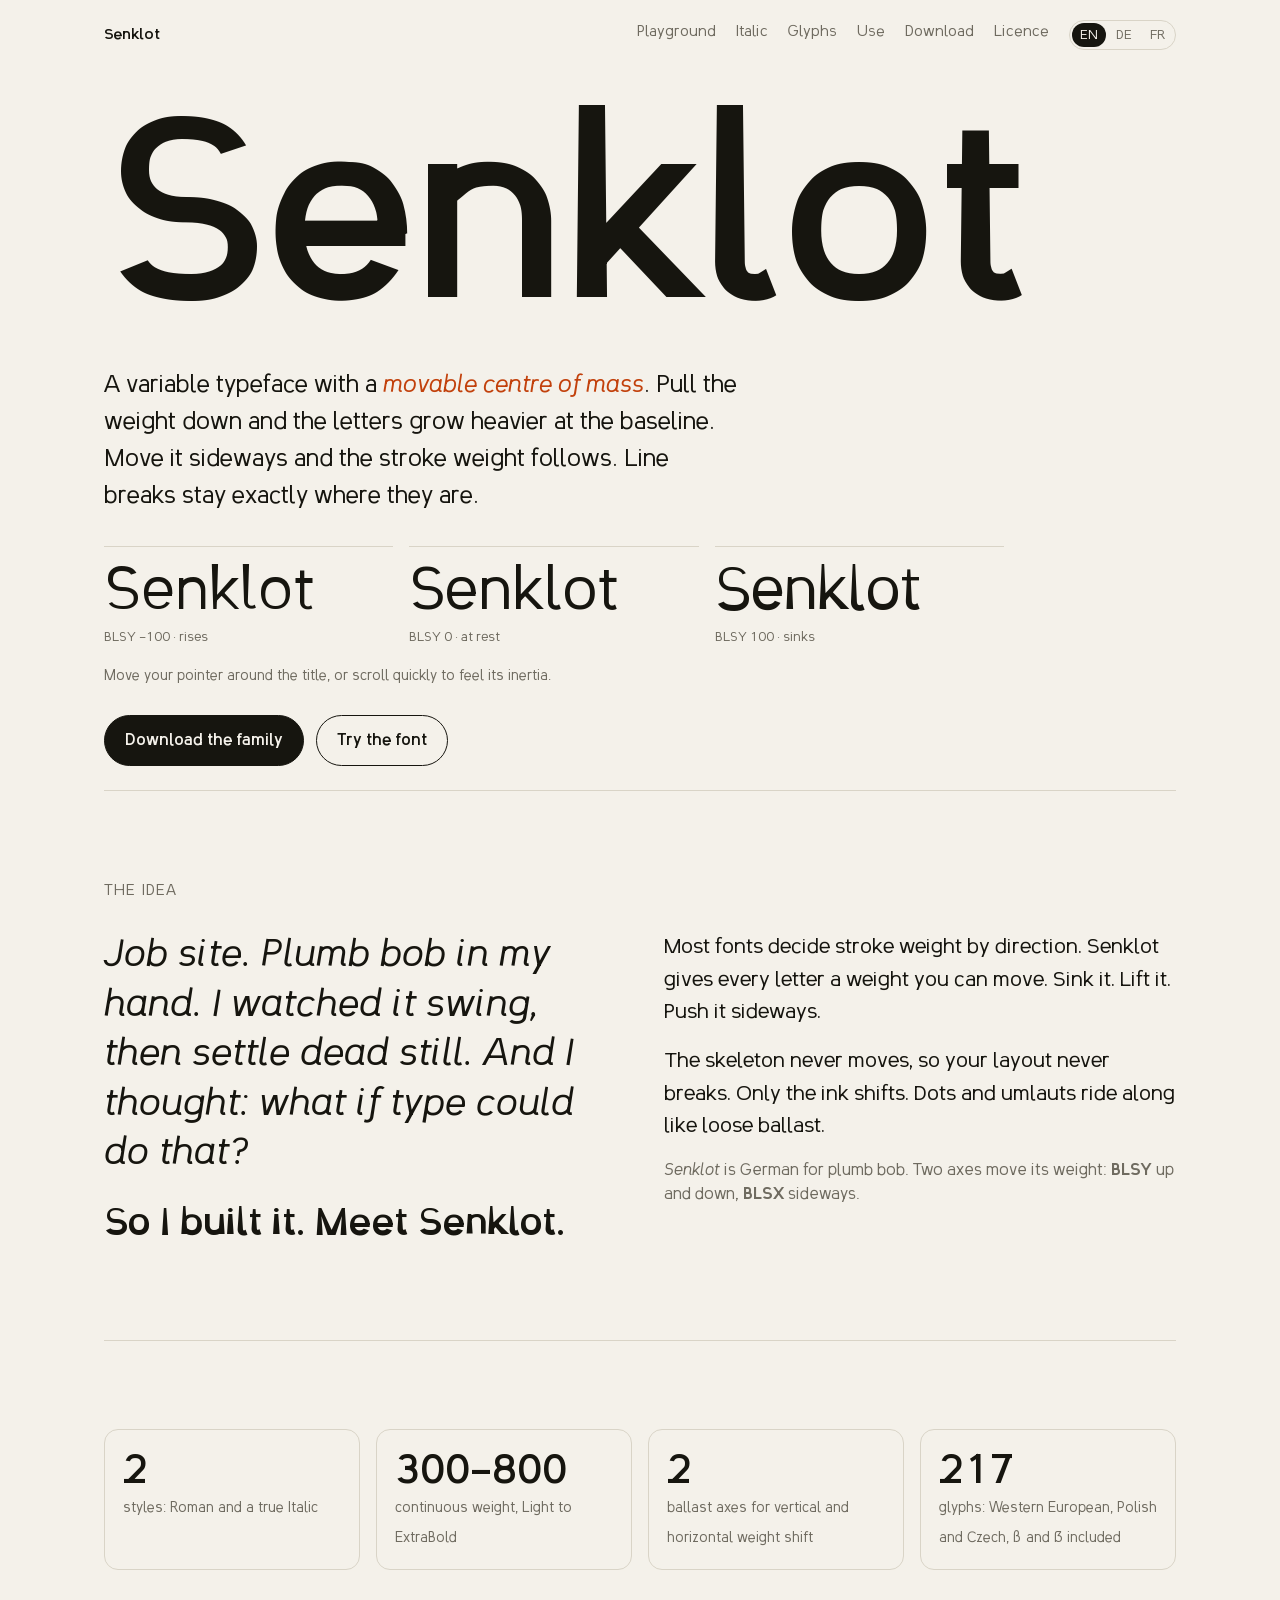
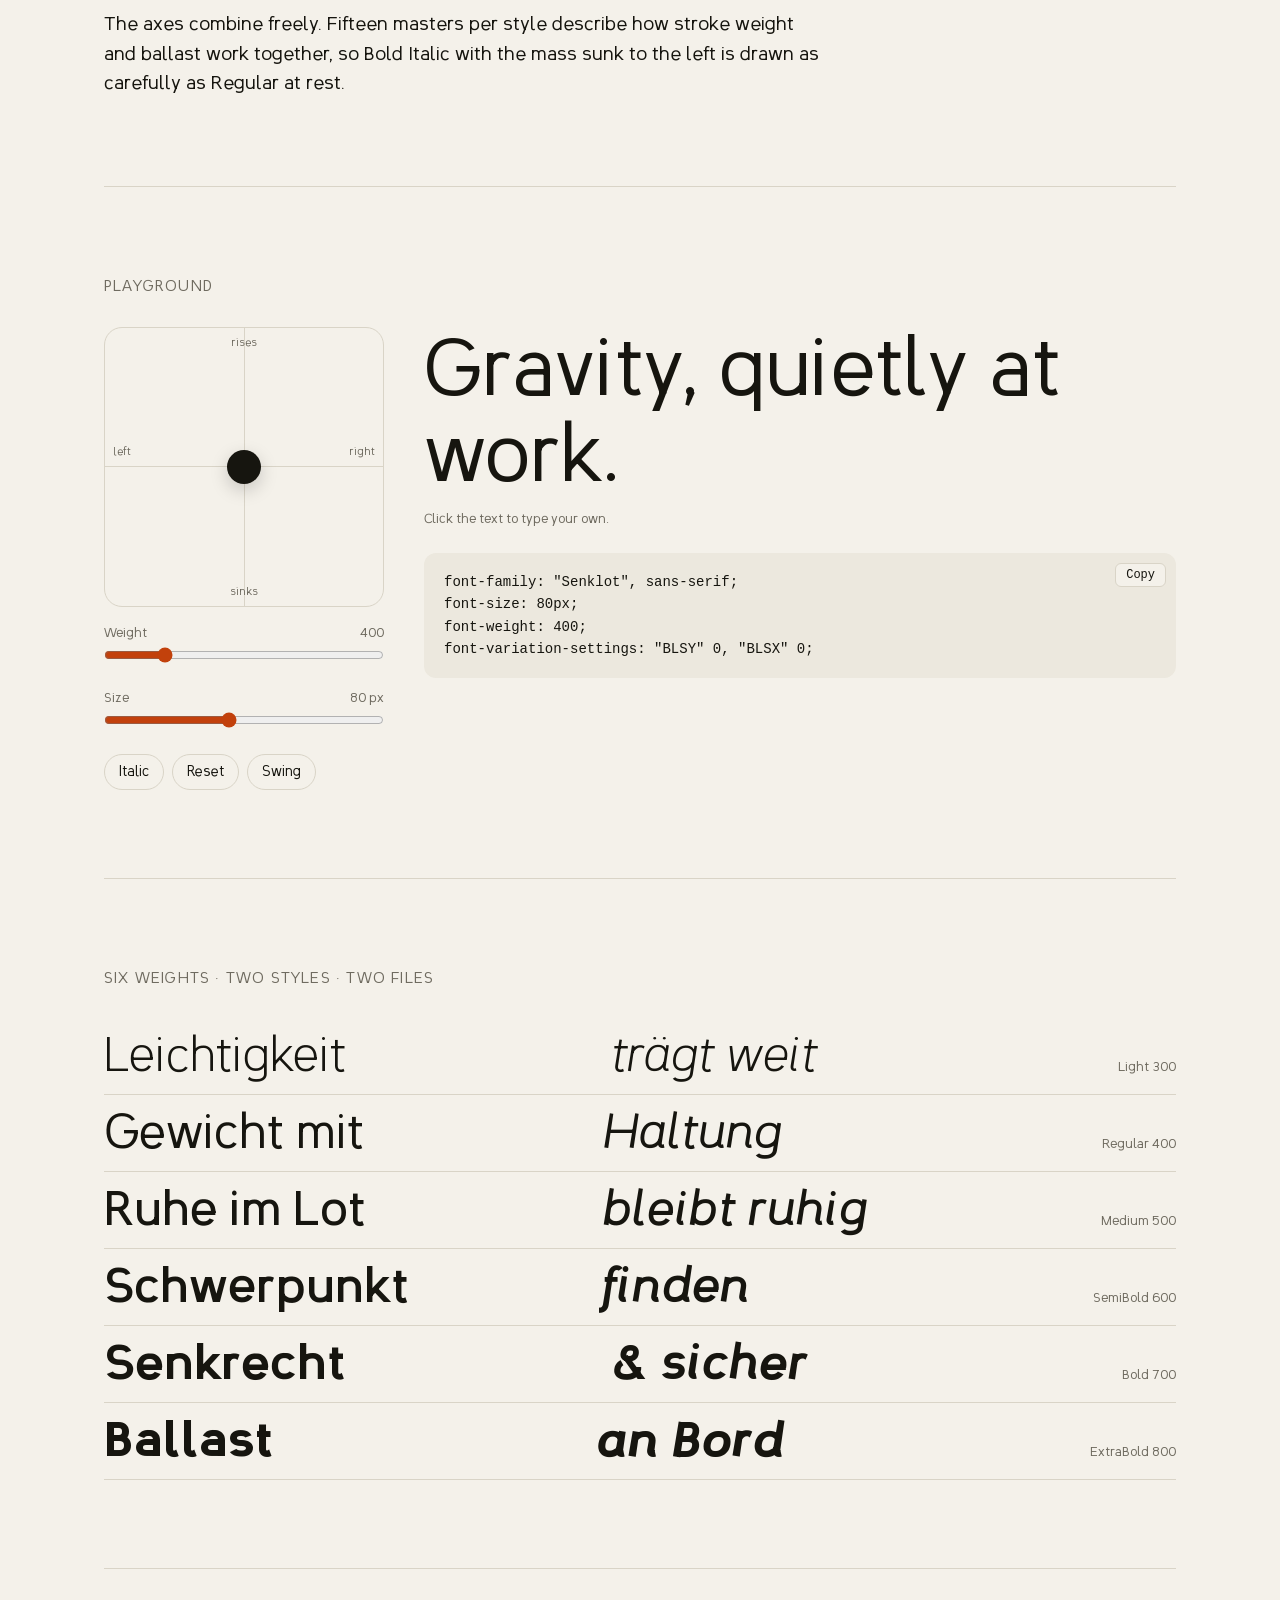
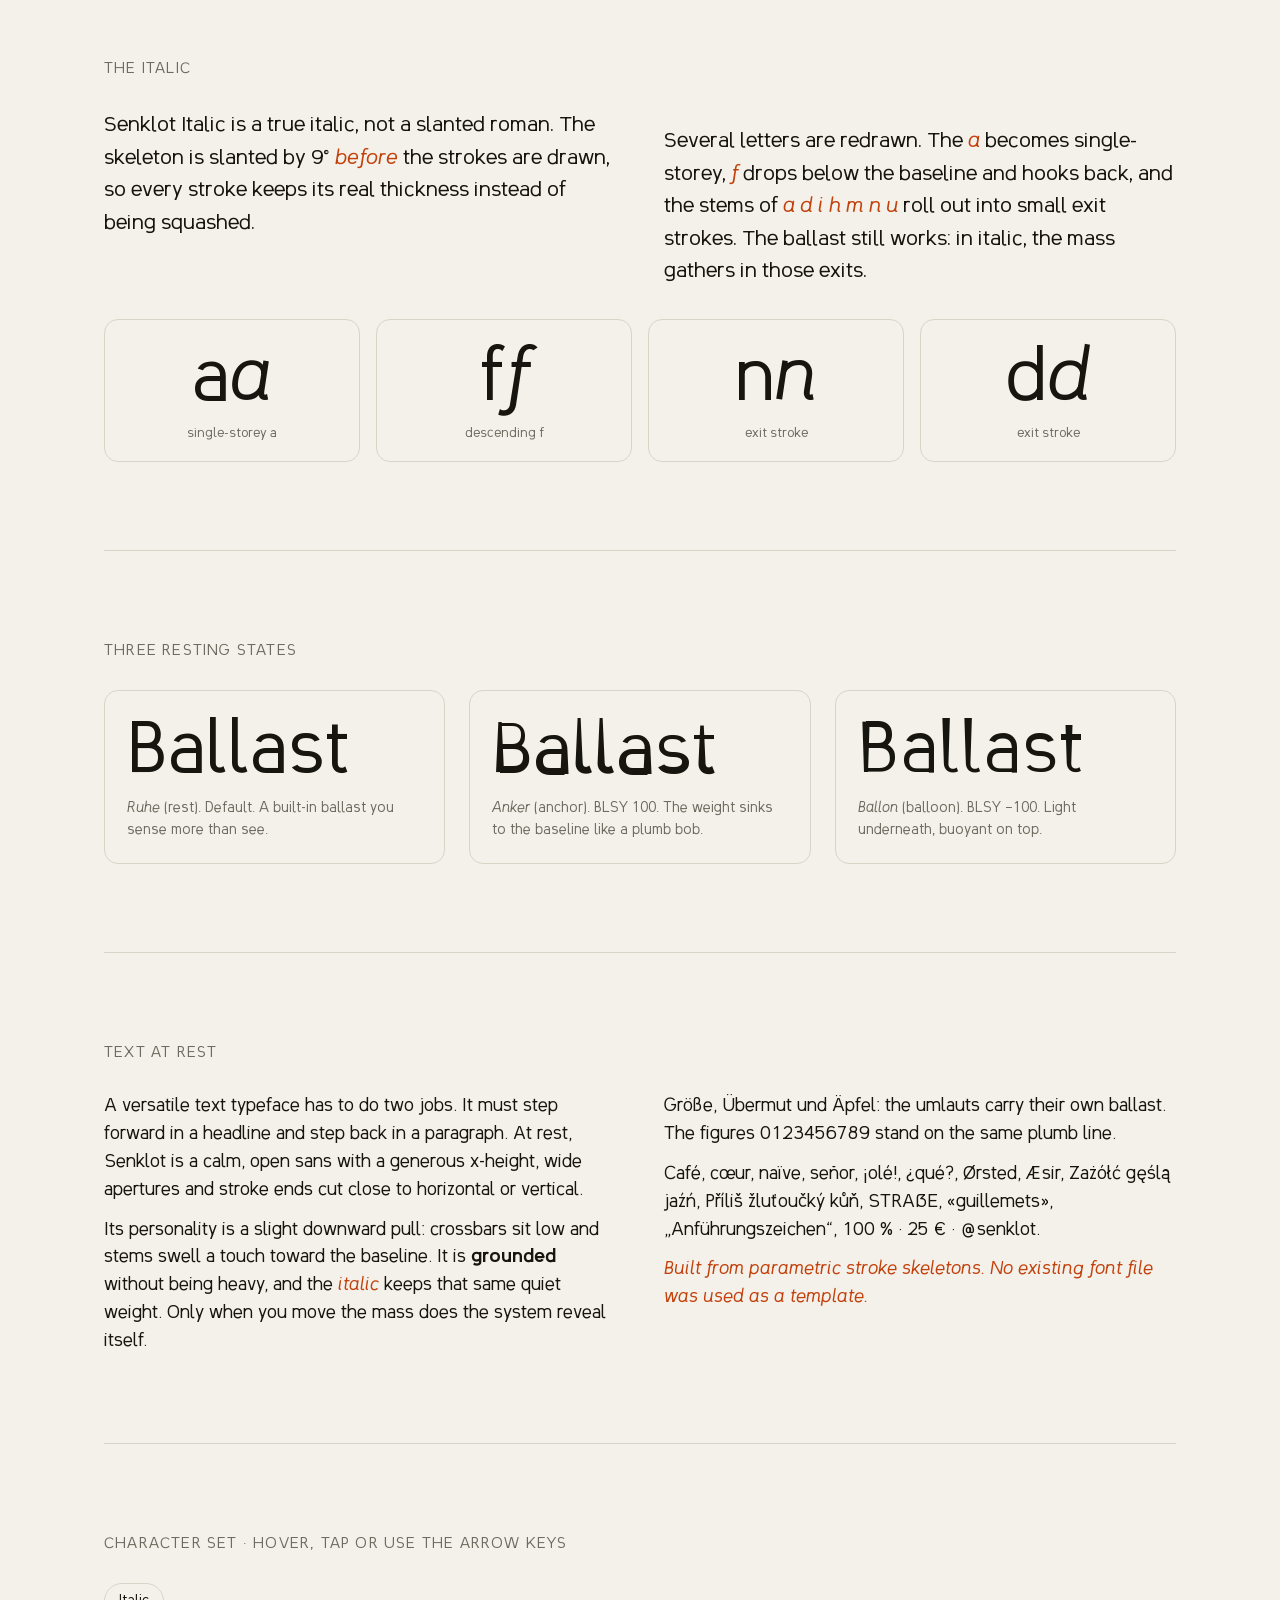
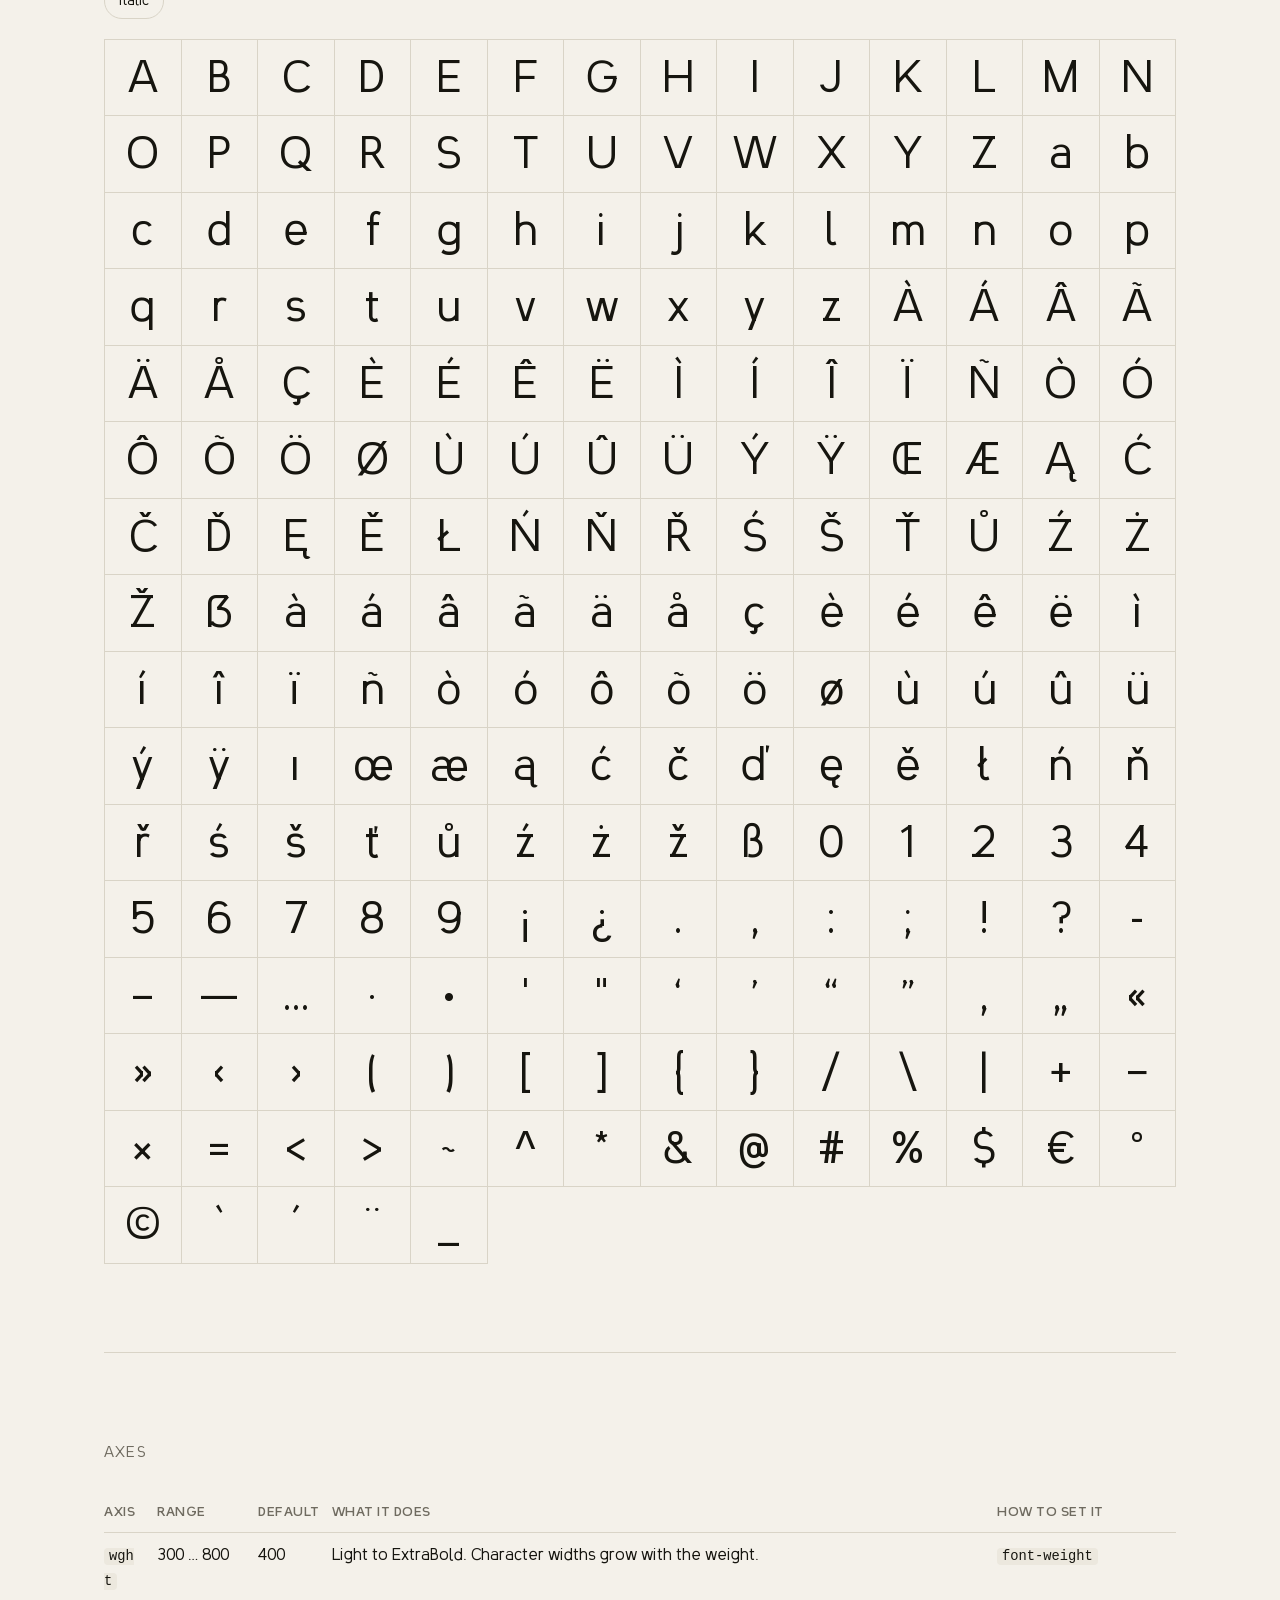
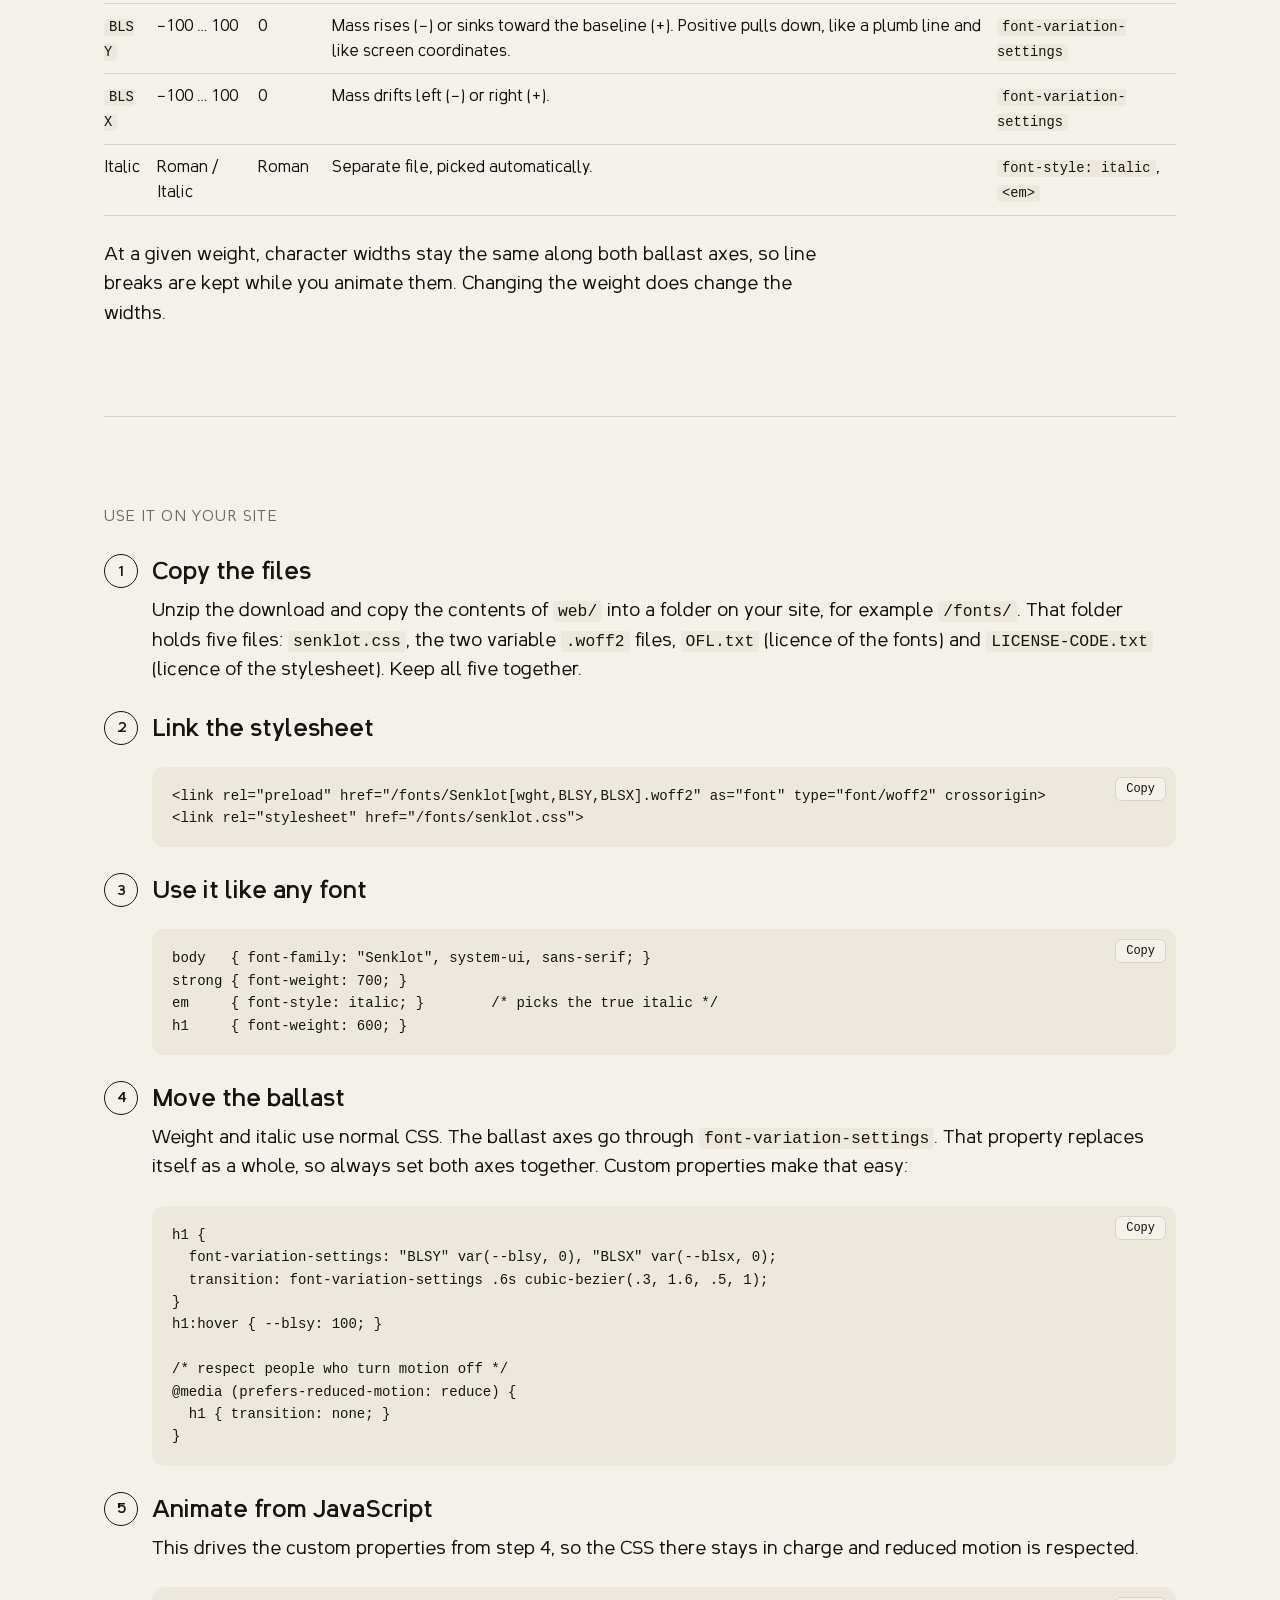
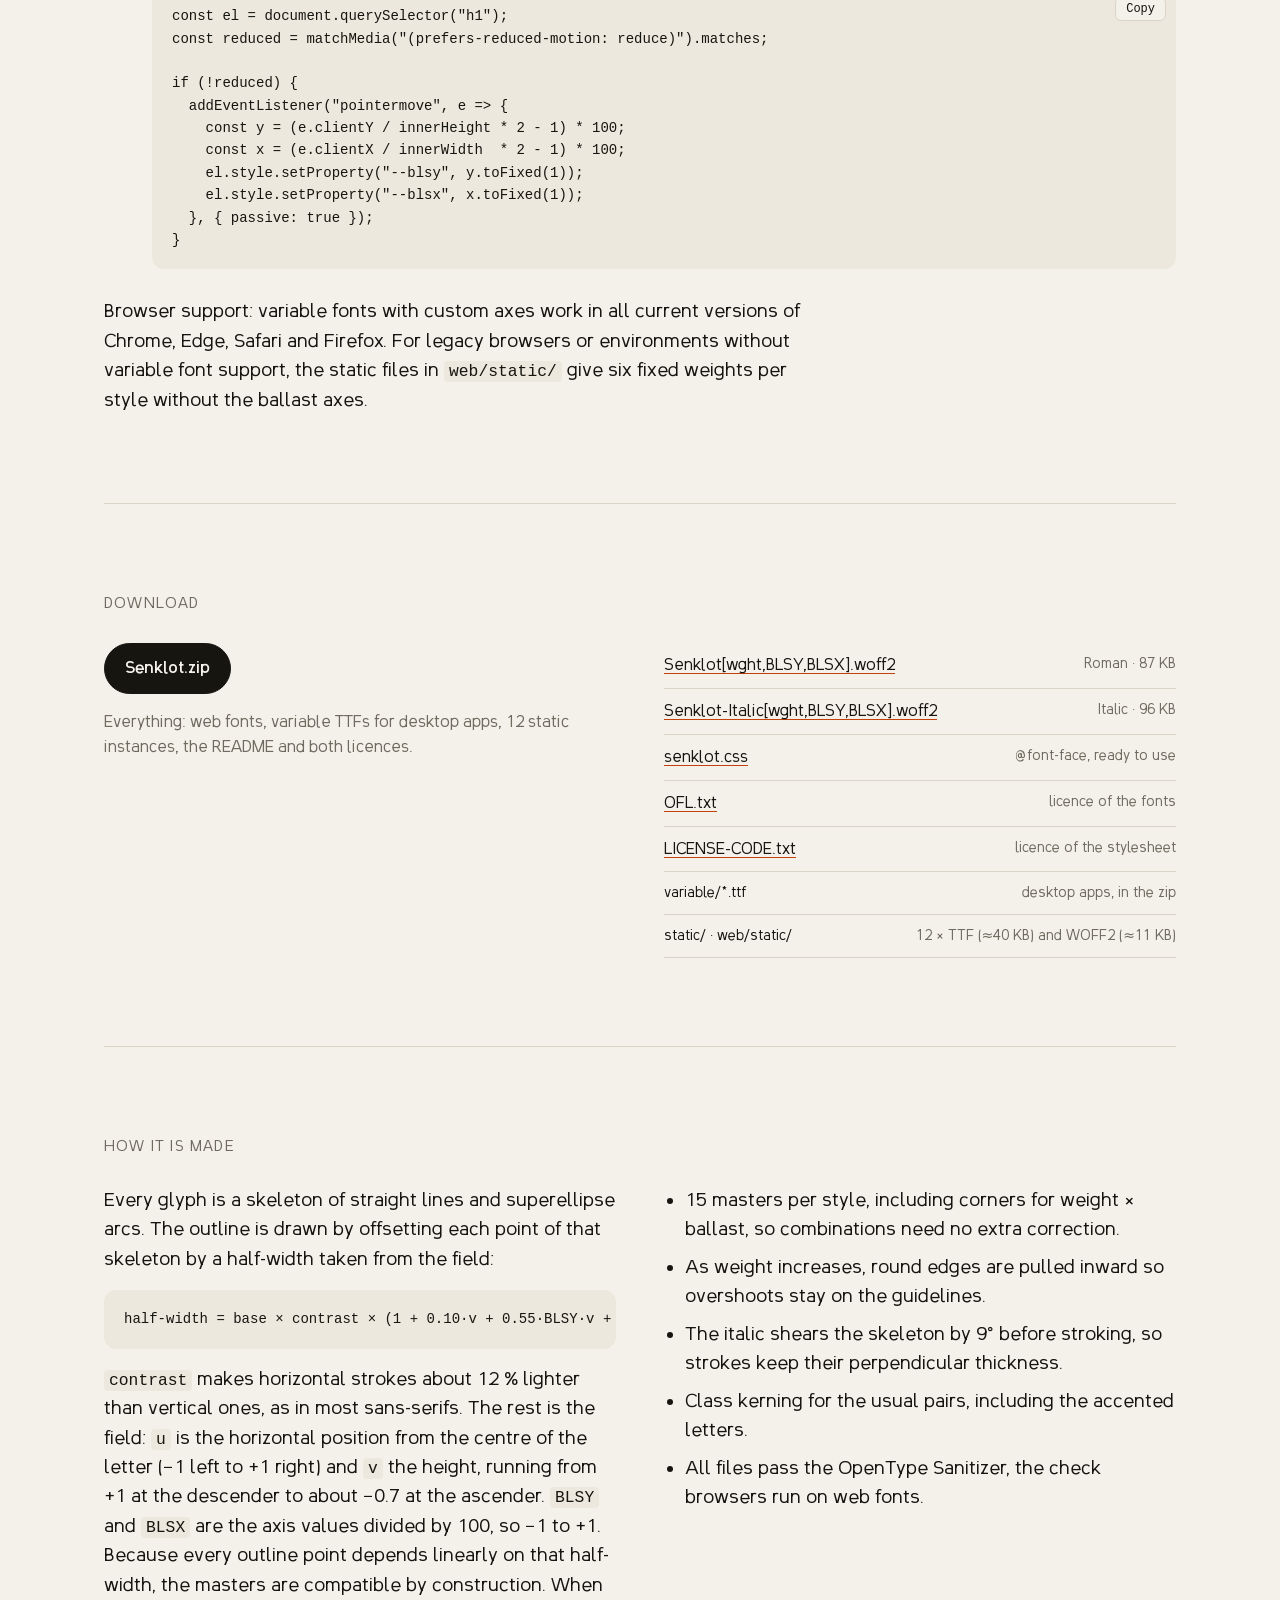
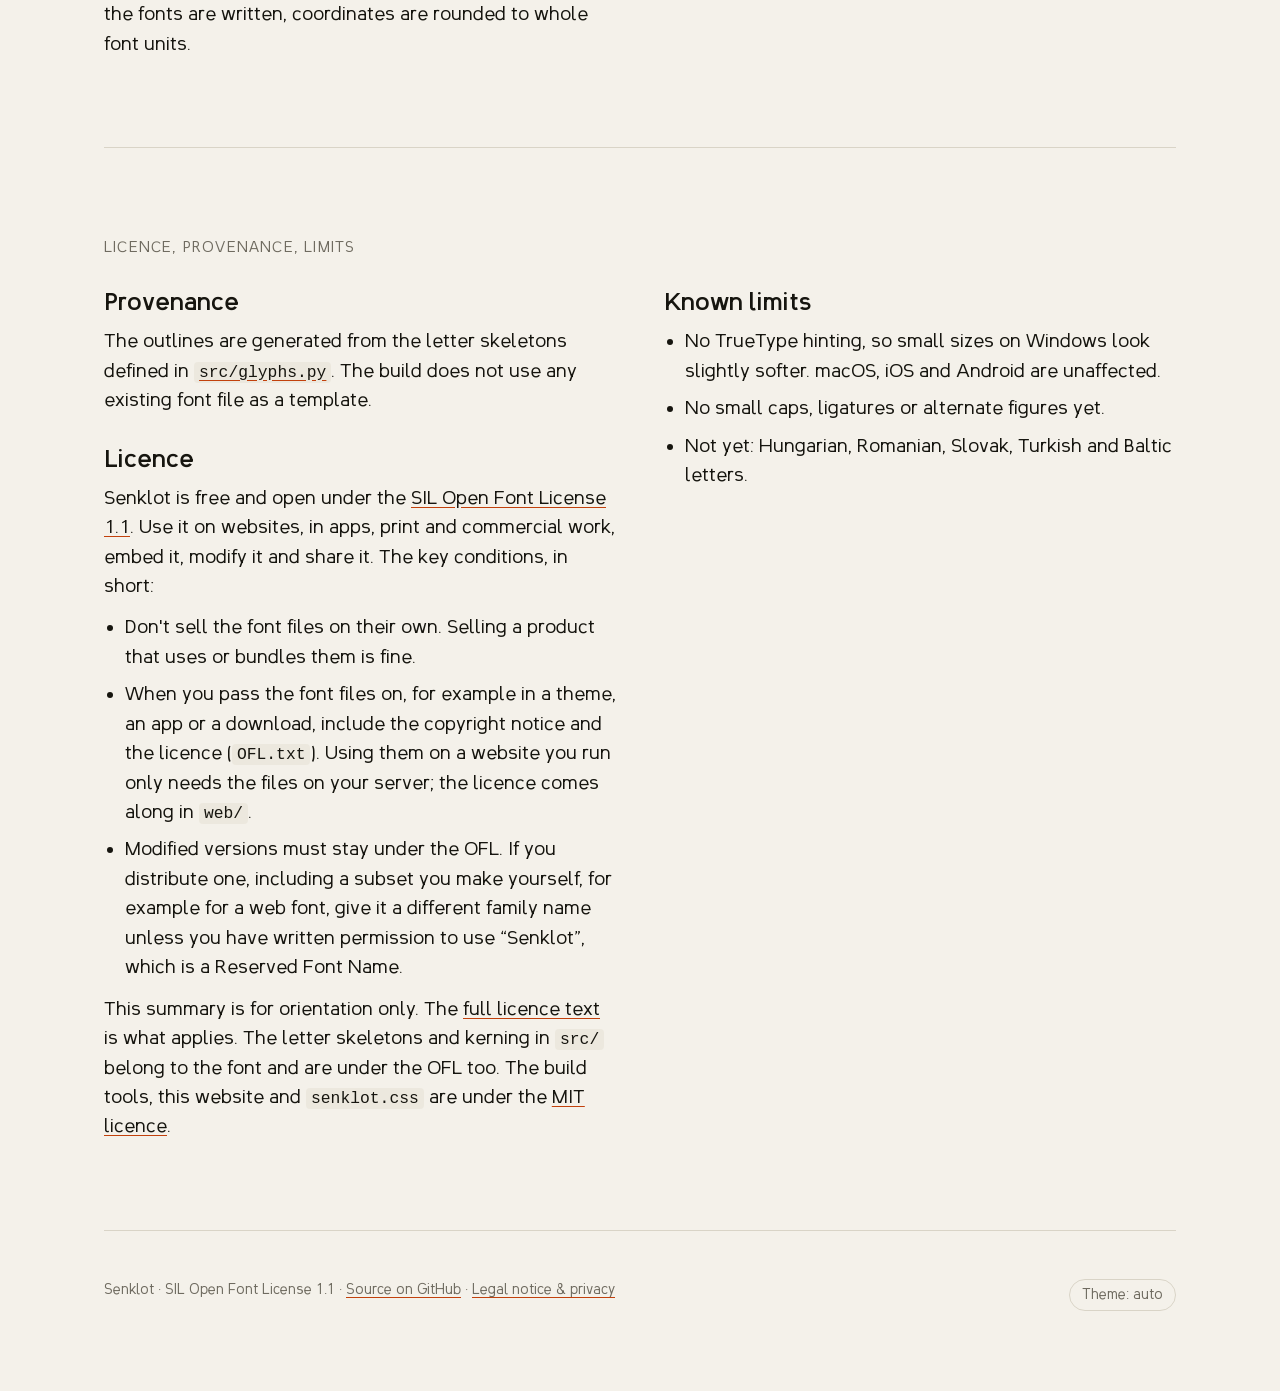
<file: docs/index.html>
<!doctype html>
<html lang="en">
<head>
<meta charset="utf-8">
<meta name="viewport" content="width=device-width, initial-scale=1">
<title>Senklot · a typeface with a movable centre of mass</title>
<meta name="description" content="Senklot is an original variable sans-serif whose stroke weight follows a movable centre of mass. Roman and italic, 300–800, two ballast axes.">
<meta property="og:title" content="Senklot">
<meta property="og:description" content="A sans-serif with a movable centre of mass.">
<link rel="alternate" hreflang="en" href="https://paulwilke.github.io/senklot/">
<link rel="alternate" hreflang="de" href="https://paulwilke.github.io/senklot/de/">
<link rel="alternate" hreflang="fr" href="https://paulwilke.github.io/senklot/fr/">
<link rel="alternate" hreflang="x-default" href="https://paulwilke.github.io/senklot/">
<link rel="preload" href="fonts/Senklot[wght,BLSY,BLSX].woff2" as="font" type="font/woff2" crossorigin>
<link rel="stylesheet" href="fonts/senklot.css">
<link rel="icon" href="data:image/svg+xml,<svg xmlns='http://www.w3.org/2000/svg' viewBox='0 0 32 32'><rect width='32' height='32' rx='7' fill='%2316150f'/><circle cx='16' cy='22' r='6' fill='%23fb923c'/></svg>">
<style>
:root {
  --bg: #f4f1ea; --ink: #16150f; --muted: #6f6b60; --line: #d9d4c7; --accent: #c2410c; --card: #ece8de;
}
@media (prefers-color-scheme: dark) {
  :root:not([data-theme="light"]) { --bg: #12110e; --ink: #f1ece0; --muted: #9a9588; --line: #2c2a24; --accent: #fb923c; --card: #1b1a16; }
}
:root[data-theme="dark"] { --bg: #12110e; --ink: #f1ece0; --muted: #9a9588; --line: #2c2a24; --accent: #fb923c; --card: #1b1a16; }
* { box-sizing: border-box; margin: 0; }
html { -webkit-text-size-adjust: 100%; scroll-behavior: smooth; }
body {
  background: var(--bg); color: var(--ink);
  font-family: "Senklot", system-ui, sans-serif;
  font-variation-settings: "BLSY" 0, "BLSX" 0;
  font-size: 19px; line-height: 1.55; overflow-x: hidden;
}
a { color: inherit; text-decoration-color: var(--accent); text-underline-offset: 3px; }
.wrap { max-width: 1120px; margin: 0 auto; padding: 0 24px; }
nav.top { display: flex; justify-content: space-between; align-items: center; gap: 16px; padding: 20px 0; font-size: 15px; color: var(--muted); }
nav.top .links { display: flex; gap: 20px; flex-wrap: wrap; }
nav.top a { text-decoration: none; }
nav.top a:hover { color: var(--ink); }
.lang { display: inline-flex; gap: 2px; border: 1px solid var(--line); border-radius: 999px; padding: 2px; }
nav.top .lang a { padding: 2px 8px; border-radius: 999px; font-size: 13px; }
nav.top .lang a[aria-current] { background: var(--ink); color: var(--bg); }
.brand { color: var(--ink); font-weight: 600; }
.hero { min-height: 80vh; display: flex; flex-direction: column; justify-content: center; }
.hero h1 { font-weight: 600; font-size: clamp(76px, 20vw, 290px); line-height: .95; letter-spacing: -0.01em; user-select: none; white-space: nowrap; }
.hero h1 span { display: inline-block; }
em { color: var(--accent); }
.lede { max-width: 640px; font-size: clamp(19px, 2.2vw, 24px); margin-top: 28px; }
.compare { display: grid; grid-template-columns: repeat(3, 1fr); gap: 16px; margin-top: 32px; max-width: 900px; }
.compare figure { border-top: 1px solid var(--line); padding-top: 10px; }
.compare div { font-size: clamp(30px, 5vw, 60px); font-weight: 400; line-height: 1.1; }
.compare figcaption { font-size: 13px; color: var(--muted); margin-top: 4px; font-variant-numeric: tabular-nums; }
.hint { color: var(--muted); font-size: 14px; margin-top: 18px; }
.hint button { font: inherit; color: var(--accent); background: none; border: 0; padding: 0; cursor: pointer; text-decoration: underline; }
.cta { display: flex; gap: 12px; flex-wrap: wrap; margin-top: 28px; }
.btn { display: inline-block; font: inherit; font-size: 16px; font-weight: 600; padding: 12px 20px; border-radius: 999px; border: 1px solid var(--ink); text-decoration: none; cursor: pointer; background: none; color: var(--ink); }
.btn.solid { background: var(--ink); color: var(--bg); }
section { padding: 88px 0; border-top: 1px solid var(--line); }
h2 { font-weight: 400; font-size: 15px; letter-spacing: .08em; text-transform: uppercase; color: var(--muted); margin-bottom: 28px; }
h3 { font-size: 24px; font-weight: 600; margin-bottom: 10px; line-height: 1.25; }
.two { display: grid; grid-template-columns: 1fr 1fr; gap: 48px; align-items: start; }
.two > *, .play > * { min-width: 0; }
.story { font-size: clamp(26px, 3.2vw, 38px) !important; line-height: 1.3; font-style: italic; }
.story-end { font-size: clamp(26px, 3.2vw, 38px) !important; font-weight: 600; font-variation-settings: "BLSY" 100, "BLSX" 0; }
.big p { font-size: 21px; max-width: 540px; }
.big p + p, .prose p + p { margin-top: 16px; }
.prose { max-width: 720px; }

/* playground */
.play { display: grid; grid-template-columns: 280px 1fr; gap: 40px; align-items: start; }
.pad { width: 100%; max-width: 280px; aspect-ratio: 1; border: 1px solid var(--line); border-radius: 18px; position: relative; touch-action: none; cursor: grab;
  background: linear-gradient(var(--line), var(--line)) center/1px 100% no-repeat, linear-gradient(var(--line), var(--line)) center/100% 1px no-repeat; }
.pad .ball { position: absolute; width: 34px; height: 34px; margin: -17px 0 0 -17px; border-radius: 50%; background: var(--ink); left: 50%; top: 50%; box-shadow: 0 6px 18px rgba(0,0,0,.18); pointer-events: none; }
.pad .ax { position: absolute; font-size: 11px; color: var(--muted); pointer-events: none; }
.ctl { margin-top: 16px; max-width: 280px; }
.ctl label { display: flex; justify-content: space-between; font-size: 13px; color: var(--muted); font-variant-numeric: tabular-nums; }
.ctl input[type=range] { width: 100%; accent-color: var(--accent); }
.toggles { display: flex; gap: 8px; margin-top: 16px; flex-wrap: wrap; }
.chip { font: inherit; font-size: 14px; padding: 6px 14px; border-radius: 999px; border: 1px solid var(--line); background: none; color: var(--ink); cursor: pointer; }
.chip[aria-pressed="true"] { background: var(--ink); color: var(--bg); border-color: var(--ink); }
.sample { font-size: clamp(44px, 7vw, 96px); line-height: 1.08; outline: none; overflow-wrap: anywhere; min-height: 2.2em; }
.edit-hint { font-size: 13px; color: var(--muted); margin-top: 6px; }
.code { margin-top: 24px; position: relative; }
pre { font: 14px/1.6 ui-monospace, Menlo, Consolas, monospace; background: var(--card); padding: 18px 20px; border-radius: 12px; overflow-x: auto; white-space: pre; }
.copy { position: absolute; top: 10px; right: 10px; font: 12px ui-monospace, Menlo, monospace; padding: 4px 10px; border-radius: 6px; border: 1px solid var(--line); background: var(--bg); color: var(--ink); cursor: pointer; }

/* weights */
.wtable div { font-size: clamp(26px, 4vw, 48px); line-height: 1.25; display: grid; grid-template-columns: 1fr 1fr auto; gap: 24px; align-items: baseline; border-bottom: 1px solid var(--line); padding: 8px 0; }
.wtable small { font-size: 13px; color: var(--muted); font-weight: 400; font-style: normal; white-space: nowrap; }
.wtable span { white-space: nowrap; overflow: hidden; text-overflow: ellipsis; }

/* italic */
.pairs { display: grid; grid-template-columns: repeat(4, 1fr); gap: 16px; margin-top: 32px; }
.pairs figure { border: 1px solid var(--line); border-radius: 14px; padding: 18px; text-align: center; }
.pairs .g { font-size: 72px; line-height: 1.1; }
.pairs figcaption { font-size: 13px; color: var(--muted); margin-top: 6px; }

.states { display: grid; grid-template-columns: repeat(3, 1fr); gap: 24px; }
.states figure { border: 1px solid var(--line); border-radius: 14px; padding: 22px; }
.states .s { font-size: clamp(40px, 6vw, 72px); line-height: 1; }
.states figcaption { color: var(--muted); font-size: 14px; margin-top: 12px; }

.grid { display: grid; grid-template-columns: repeat(auto-fill, minmax(76px, 1fr)); border-left: 1px solid var(--line); border-top: 1px solid var(--line); margin-top: 20px; }
.grid div { aspect-ratio: 1; display: grid; place-items: center; font-size: 44px; border-right: 1px solid var(--line); border-bottom: 1px solid var(--line); transition: font-variation-settings .5s cubic-bezier(.3,1.6,.5,1); }
.grid div:hover, .grid div:focus-visible, .grid div.on { font-variation-settings: "BLSY" 100, "BLSX" 0; }
.grid div:focus-visible { outline: 2px solid var(--accent); outline-offset: -2px; }
.grid.it div { font-style: italic; }

.text { columns: 2; column-gap: 48px; font-size: 18px; }
.text p + p { margin-top: 12px; }

.tscroll { overflow-x: auto; }
td code { overflow-wrap: anywhere; }
table { width: 100%; border-collapse: collapse; font-size: 16px; }
th, td { text-align: left; padding: 10px 12px 10px 0; border-bottom: 1px solid var(--line); vertical-align: top; }
th { font-weight: 600; font-size: 13px; color: var(--muted); letter-spacing: .04em; text-transform: uppercase; }
td code, p code, li code { font: 0.86em ui-monospace, Menlo, monospace; background: var(--card); padding: 1px 5px; border-radius: 4px; }
.steps { counter-reset: s; list-style: none; padding: 0; }
.steps > li { counter-increment: s; position: relative; padding-left: 48px; margin-bottom: 28px; }
.steps > li::before { content: counter(s); position: absolute; left: 0; top: -2px; width: 32px; height: 32px; border-radius: 50%; border: 1px solid var(--ink); display: grid; place-items: center; font-weight: 600; font-size: 15px; }
.steps pre { margin-top: 10px; }
.files { list-style: none; padding: 0; }
.files li { display: flex; justify-content: space-between; gap: 16px; border-bottom: 1px solid var(--line); padding: 10px 0; font-size: 16px; }
.files li span { color: var(--muted); font-size: 14px; text-align: right; }
.files li a { overflow-wrap: anywhere; }
.facts { display: grid; grid-template-columns: repeat(4, 1fr); gap: 16px; margin-bottom: 40px; }
.facts div { border: 1px solid var(--line); border-radius: 14px; padding: 18px; min-width: 0; overflow-wrap: break-word; hyphens: auto; }
@media (max-width: 420px) { .facts { grid-template-columns: 1fr; } }
.facts b { display: block; font-size: 40px; font-weight: 600; line-height: 1.1; }
.facts span { font-size: 14px; color: var(--muted); }
ul.plain { padding-left: 1.1em; }
ul.plain li + li { margin-top: 8px; }
footer { padding: 48px 0 80px; color: var(--muted); font-size: 14px; border-top: 1px solid var(--line); display: flex; justify-content: space-between; gap: 16px; flex-wrap: wrap; }
.theme { font: inherit; color: inherit; background: none; border: 1px solid var(--line); border-radius: 999px; padding: 4px 12px; cursor: pointer; }

@media (max-width: 860px) {
  .facts, .pairs { grid-template-columns: repeat(2, 1fr); }
}
@media (max-width: 760px) {
  .wrap { padding: 0 16px; }
  nav.top .links > a:not(.keep) { display: none; }
  .two, .play { grid-template-columns: 1fr; }
  .states, .compare { grid-template-columns: 1fr; }
  .text { columns: 1; }
  .hero h1 { white-space: normal; }
  .wtable div { grid-template-columns: 1fr auto; }
  .wtable span:nth-child(2) { display: none; }
  section { padding: 64px 0; }
}
</style>
</head>
<body>
<div class="wrap">
  <nav class="top">
    <a class="brand" href="#">Senklot</a>
    <div class="links">
      <a href="#play">Playground</a>
      <a href="#italic">Italic</a>
      <a href="#glyphs">Glyphs</a>
      <a class="keep" href="#use">Use</a>
      <a class="keep" href="#download">Download</a>
      <a href="#about">Licence</a>
      <span class="lang"><a href="./" lang="en" aria-current="page">EN</a><a href="de/" lang="de">DE</a><a href="fr/" lang="fr">FR</a></span>
    </div>
  </nav>

  <header class="hero">
    <h1 id="hero" aria-label="Senklot">Senklot</h1>
    <p class="lede">A variable typeface with a <em>movable centre of mass</em>. Pull the weight down and the letters grow heavier at the baseline. Move it sideways and the stroke weight follows. Line breaks stay exactly where they are.</p>
    <div class="compare" aria-label="The same word with the mass raised, at rest and sunk">
      <figure><div style="font-variation-settings:'BLSY' -100,'BLSX' 0">Senklot</div><figcaption>BLSY −100 · rises</figcaption></figure>
      <figure><div>Senklot</div><figcaption>BLSY 0 · at rest</figcaption></figure>
      <figure><div style="font-variation-settings:'BLSY' 100,'BLSX' 0">Senklot</div><figcaption>BLSY 100 · sinks</figcaption></figure>
    </div>
    <p class="hint" id="hint">Move your pointer around the title, or scroll quickly to feel its inertia. <button id="tilt" hidden>Enable tilt</button></p>
    <div class="cta">
      <a class="btn solid" href="downloads/Senklot.zip" download>Download the family</a>
      <a class="btn" href="#play">Try the font</a>
    </div>
  </header>

  <section id="story">
    <h2>The idea</h2>
    <div class="two big">
      <div>
        <p class="story">Job site. Plumb bob in my hand. I watched it swing, then settle dead still. And I thought: what if type could do that?</p>
        <p class="story-end">So I built it. Meet Senklot.</p>
      </div>
      <div>
        <p>Most fonts decide stroke weight by direction. Senklot gives every letter a weight you can move. Sink it. Lift it. Push it sideways.</p>
        <p>The skeleton never moves, so your layout never breaks. Only the ink shifts. Dots and umlauts ride along like loose ballast.</p>
        <p style="font-size:16px;color:var(--muted)"><i>Senklot</i> is German for plumb bob. Two axes move its weight: <strong>BLSY</strong> up and down, <strong>BLSX</strong> sideways.</p>
      </div>
    </div>
  </section>

  <section>
    <div class="facts">
      <div><b>2</b><span>styles: Roman and a true Italic</span></div>
      <div><b>300–800</b><span>continuous weight, Light to ExtraBold</span></div>
      <div><b>2</b><span>ballast axes for vertical and horizontal weight shift</span></div>
      <div><b>217</b><span>glyphs: Western European, Polish and Czech, ß and ẞ included</span></div>
    </div>
    <div class="prose"><p>The axes combine freely. Fifteen masters per style describe how stroke weight and ballast work together, so Bold Italic with the mass sunk to the left is drawn as carefully as Regular at rest.</p></div>
  </section>

  <section id="play">
    <h2>Playground</h2>
    <div class="play">
      <div>
        <div class="pad" id="pad" role="slider" aria-label="Ballast position" tabindex="0" aria-valuetext="BLSY 0, BLSX 0">
          <span class="ax" style="top:6px;left:50%;transform:translateX(-50%)">rises</span>
          <span class="ax" style="bottom:6px;left:50%;transform:translateX(-50%)">sinks</span>
          <span class="ax" style="left:8px;top:50%;transform:translateY(-140%)">left</span>
          <span class="ax" style="right:8px;top:50%;transform:translateY(-140%)">right</span>
          <div class="ball" id="ball"></div>
        </div>
        <div class="ctl"><label for="w"><span>Weight</span><span id="wv">400</span></label><input id="w" type="range" min="300" max="800" value="400"></div>
        <div class="ctl"><label for="sz"><span>Size</span><span id="szv">80 px</span></label><input id="sz" type="range" min="16" max="160" value="80"></div>
        <div class="toggles">
          <button class="chip" id="it" aria-pressed="false">Italic</button>
          <button class="chip" id="reset">Reset</button>
          <button class="chip" id="swing">Swing</button>
        </div>
      </div>
      <div>
        <div class="sample" id="sample" contenteditable="true" spellcheck="false" aria-label="Sample text, editable">Gravity, quietly at work.</div>
        <p class="edit-hint">Click the text to type your own.</p>
        <div class="code"><pre id="css"></pre><button class="copy" data-copy="css">Copy</button></div>
      </div>
    </div>
  </section>

  <section>
    <h2>Six weights · two styles · two files</h2>
    <div class="wtable">
      <div style="font-weight:300"><span>Leichtigkeit</span><span style="font-style:italic">trägt weit</span><small>Light 300</small></div>
      <div style="font-weight:400"><span>Gewicht mit</span><span style="font-style:italic">Haltung</span><small>Regular 400</small></div>
      <div style="font-weight:500"><span>Ruhe im Lot</span><span style="font-style:italic">bleibt ruhig</span><small>Medium 500</small></div>
      <div style="font-weight:600"><span>Schwerpunkt</span><span style="font-style:italic">finden</span><small>SemiBold 600</small></div>
      <div style="font-weight:700"><span>Senkrecht</span><span style="font-style:italic">&amp; sicher</span><small>Bold 700</small></div>
      <div style="font-weight:800"><span>Ballast</span><span style="font-style:italic">an Bord</span><small>ExtraBold 800</small></div>
    </div>
  </section>

  <section id="italic">
    <h2>The italic</h2>
    <div class="two big">
      <p>Senklot Italic is a true italic, not a slanted roman. The skeleton is slanted by 9° <em>before</em> the strokes are drawn, so every stroke keeps its real thickness instead of being squashed.</p>
      <p>Several letters are redrawn. The <em>a</em> becomes single-storey, <em>f</em> drops below the baseline and hooks back, and the stems of <em>a d i h m n u</em> roll out into small exit strokes. The ballast still works: in italic, the mass gathers in those exits.</p>
    </div>
    <div class="pairs">
      <figure><div class="g">a<i>a</i></div><figcaption>single-storey a</figcaption></figure>
      <figure><div class="g">f<i>f</i></div><figcaption>descending f</figcaption></figure>
      <figure><div class="g">n<i>n</i></div><figcaption>exit stroke</figcaption></figure>
      <figure><div class="g">d<i>d</i></div><figcaption>exit stroke</figcaption></figure>
    </div>
  </section>

  <section>
    <h2>Three resting states</h2>
    <div class="states">
      <figure><div class="s" style="font-variation-settings:'BLSY' 0,'BLSX' 0">Ballast</div><figcaption><i>Ruhe</i> (rest). Default. A built-in ballast you sense more than see.</figcaption></figure>
      <figure><div class="s" style="font-variation-settings:'BLSY' 100,'BLSX' 0">Ballast</div><figcaption><i>Anker</i> (anchor). BLSY 100. The weight sinks to the baseline like a plumb bob.</figcaption></figure>
      <figure><div class="s" style="font-variation-settings:'BLSY' -100,'BLSX' 0">Ballast</div><figcaption><i>Ballon</i> (balloon). BLSY −100. Light underneath, buoyant on top.</figcaption></figure>
    </div>
  </section>

  <section>
    <h2>Text at rest</h2>
    <div class="text">
      <p>A versatile text typeface has to do two jobs. It must step forward in a headline and step back in a paragraph. At rest, Senklot is a calm, open sans with a generous x-height, wide apertures and stroke ends cut close to horizontal or vertical.</p>
      <p>Its personality is a slight downward pull: crossbars sit low and stems swell a touch toward the baseline. It is <strong>grounded</strong> without being heavy, and the <em>italic</em> keeps that same quiet weight. Only when you move the mass does the system reveal itself.</p>
      <p>Größe, Übermut und Äpfel: the umlauts carry their own ballast. The figures 0123456789 stand on the same plumb line.</p>
      <p>Café, cœur, naïve, señor, ¡olé!, ¿qué?, Ørsted, Æsir, Zażółć gęślą jaźń, Příliš žluťoučký kůň, STRAẞE, «guillemets», „Anführungszeichen“, 100 % · 25 € · @senklot.</p>
      <p><em>Built from parametric stroke skeletons. No existing font file was used as a template.</em></p>
    </div>
  </section>

  <section id="glyphs">
    <h2>Character set · hover, tap or use the arrow keys</h2>
    <div class="toggles"><button class="chip" id="gr-it" aria-pressed="false">Italic</button></div>
    <div class="grid" id="grid" role="grid" aria-label="Character set"></div>
  </section>

  <section id="axes">
    <h2>Axes</h2>
    <div class="tscroll"><table>
      <thead><tr><th>Axis</th><th>Range</th><th>Default</th><th>What it does</th><th>How to set it</th></tr></thead>
      <tbody>
        <tr><td><code>wght</code></td><td>300 … 800</td><td>400</td><td>Light to ExtraBold. Character widths grow with the weight.</td><td><code>font-weight</code></td></tr>
        <tr><td><code>BLSY</code></td><td>−100 … 100</td><td>0</td><td>Mass rises (−) or sinks toward the baseline (+). Positive pulls down, like a plumb line and like screen coordinates.</td><td><code>font-variation-settings</code></td></tr>
        <tr><td><code>BLSX</code></td><td>−100 … 100</td><td>0</td><td>Mass drifts left (−) or right (+).</td><td><code>font-variation-settings</code></td></tr>
        <tr><td>Italic</td><td>Roman / Italic</td><td>Roman</td><td>Separate file, picked automatically.</td><td><code>font-style: italic</code>, <code>&lt;em&gt;</code></td></tr>
      </tbody>
    </table></div>
    <div class="prose" style="margin-top:24px"><p>At a given weight, character widths stay the same along both ballast axes, so line breaks are kept while you animate them. Changing the weight does change the widths.</p></div>
  </section>

  <section id="use">
    <h2>Use it on your site</h2>
    <ol class="steps">
      <li><h3>Copy the files</h3><p>Unzip the download and copy the contents of <code>web/</code> into a folder on your site, for example <code>/fonts/</code>. That folder holds five files: <code>senklot.css</code>, the two variable <code>.woff2</code> files, <code>OFL.txt</code> (licence of the fonts) and <code>LICENSE-CODE.txt</code> (licence of the stylesheet). Keep all five together.</p></li>
      <li><h3>Link the stylesheet</h3>
        <div class="code"><pre id="c1">&lt;link rel="preload" href="/fonts/Senklot[wght,BLSY,BLSX].woff2" as="font" type="font/woff2" crossorigin&gt;
&lt;link rel="stylesheet" href="/fonts/senklot.css"&gt;</pre><button class="copy" data-copy="c1">Copy</button></div></li>
      <li><h3>Use it like any font</h3>
        <div class="code"><pre id="c2">body   { font-family: "Senklot", system-ui, sans-serif; }
strong { font-weight: 700; }
em     { font-style: italic; }        /* picks the true italic */
h1     { font-weight: 600; }</pre><button class="copy" data-copy="c2">Copy</button></div></li>
      <li><h3>Move the ballast</h3>
        <p>Weight and italic use normal CSS. The ballast axes go through <code>font-variation-settings</code>. That property replaces itself as a whole, so always set both axes together. Custom properties make that easy:</p>
        <div class="code"><pre id="c3">h1 {
  font-variation-settings: "BLSY" var(--blsy, 0), "BLSX" var(--blsx, 0);
  transition: font-variation-settings .6s cubic-bezier(.3, 1.6, .5, 1);
}
h1:hover { --blsy: 100; }

/* respect people who turn motion off */
@media (prefers-reduced-motion: reduce) {
  h1 { transition: none; }
}</pre><button class="copy" data-copy="c3">Copy</button></div></li>
      <li><h3>Animate from JavaScript</h3>
        <p>This drives the custom properties from step 4, so the CSS there stays in charge and reduced motion is respected.</p>
        <div class="code"><pre id="c4">const el = document.querySelector("h1");
const reduced = matchMedia("(prefers-reduced-motion: reduce)").matches;

if (!reduced) {
  addEventListener("pointermove", e =&gt; {
    const y = (e.clientY / innerHeight * 2 - 1) * 100;
    const x = (e.clientX / innerWidth  * 2 - 1) * 100;
    el.style.setProperty("--blsy", y.toFixed(1));
    el.style.setProperty("--blsx", x.toFixed(1));
  }, { passive: true });
}</pre><button class="copy" data-copy="c4">Copy</button></div></li>
    </ol>
    <div class="prose"><p>Browser support: variable fonts with custom axes work in all current versions of Chrome, Edge, Safari and Firefox. For legacy browsers or environments without variable font support, the static files in <code>web/static/</code> give six fixed weights per style without the ballast axes.</p></div>
  </section>

  <section id="download">
    <h2>Download</h2>
    <div class="two">
      <div>
        <a class="btn solid" href="downloads/Senklot.zip" download>Senklot.zip</a>
        <p style="margin-top:16px;font-size:16px;color:var(--muted)">Everything: web fonts, variable TTFs for desktop apps, 12 static instances, the README and both licences.</p>
      </div>
      <ul class="files">
        <li><a href="fonts/Senklot[wght,BLSY,BLSX].woff2" download>Senklot[wght,BLSY,BLSX].woff2</a><span>Roman · 87 KB</span></li>
        <li><a href="fonts/Senklot-Italic[wght,BLSY,BLSX].woff2" download>Senklot-Italic[wght,BLSY,BLSX].woff2</a><span>Italic · 96 KB</span></li>
        <li><a href="fonts/senklot.css" download>senklot.css</a><span>@font-face, ready to use</span></li>
        <li><a href="fonts/OFL.txt" download>OFL.txt</a><span>licence of the fonts</span></li>
        <li><a href="fonts/LICENSE-CODE.txt" download>LICENSE-CODE.txt</a><span>licence of the stylesheet</span></li>
        <li><span style="color:inherit">variable/*.ttf</span><span>desktop apps, in the zip</span></li>
        <li><span style="color:inherit">static/ · web/static/</span><span>12 × TTF (≈40 KB) and WOFF2 (≈11 KB)</span></li>
      </ul>
    </div>
  </section>

  <section id="how">
    <h2>How it is made</h2>
    <div class="two">
      <div class="prose">
        <p>Every glyph is a skeleton of straight lines and superellipse arcs. The outline is drawn by offsetting each point of that skeleton by a half-width taken from the field:</p>
        <pre style="margin:16px 0">half-width = base × contrast × (1 + 0.10·v + 0.55·BLSY·v + 0.40·BLSX·u)</pre>
        <p><code>contrast</code> makes horizontal strokes about 12 % lighter than vertical ones, as in most sans-serifs. The rest is the field: <code>u</code> is the horizontal position from the centre of the letter (−1 left to +1 right) and <code>v</code> the height, running from +1 at the descender to about −0.7 at the ascender. <code>BLSY</code> and <code>BLSX</code> are the axis values divided by 100, so −1 to +1. Because every outline point depends linearly on that half-width, the masters are compatible by construction. When the fonts are written, coordinates are rounded to whole font units.</p>
      </div>
      <ul class="plain">
        <li>15 masters per style, including corners for weight × ballast, so combinations need no extra correction.</li>
        <li>As weight increases, round edges are pulled inward so overshoots stay on the guidelines.</li>
        <li>The italic shears the skeleton by 9° before stroking, so strokes keep their perpendicular thickness.</li>
        <li>Class kerning for the usual pairs, including the accented letters.</li>
        <li>All files pass the OpenType Sanitizer, the check browsers run on web fonts.</li>
      </ul>
    </div>
  </section>

  <section id="about">
    <h2>Licence, provenance, limits</h2>
    <div class="two">
      <div class="prose">
        <h3>Provenance</h3>
        <p>The outlines are generated from the letter skeletons defined in <a href="https://github.com/paulwilke/senklot/blob/main/src/glyphs.py"><code>src/glyphs.py</code></a>. The build does not use any existing font file as a template.</p>
        <h3 style="margin-top:28px">Licence</h3>
        <p>Senklot is free and open under the <a href="https://openfontlicense.org">SIL Open Font License 1.1</a>. Use it on websites, in apps, print and commercial work, embed it, modify it and share it. The key conditions, in short:</p>
        <ul class="plain" style="margin-top:12px">
          <li>Don't sell the font files on their own. Selling a product that uses or bundles them is fine.</li>
          <li>When you pass the font files on, for example in a theme, an app or a download, include the copyright notice and the licence (<code>OFL.txt</code>). Using them on a website you run only needs the files on your server; the licence comes along in <code>web/</code>.</li>
          <li>Modified versions must stay under the OFL. If you distribute one, including a subset you make yourself, for example for a web font, give it a different family name unless you have written permission to use “Senklot”, which is a Reserved Font Name.</li>
        </ul>
        <p style="margin-top:12px">This summary is for orientation only. The <a href="https://github.com/paulwilke/senklot/blob/main/OFL.txt">full licence text</a> is what applies. The letter skeletons and kerning in <code>src/</code> belong to the font and are under the OFL too. The build tools, this website and <code>senklot.css</code> are under the <a href="https://github.com/paulwilke/senklot/blob/main/src/LICENSE.txt">MIT licence</a>.</p>
      </div>
      <div class="prose">
        <h3>Known limits</h3>
        <ul class="plain">
          <li>No TrueType hinting, so small sizes on Windows look slightly softer. macOS, iOS and Android are unaffected.</li>
          <li>No small caps, ligatures or alternate figures yet.</li>
          <li>Not yet: Hungarian, Romanian, Slovak, Turkish and Baltic letters.</li>
        </ul>
      </div>
    </div>
  </section>

  <footer>
    <span>Senklot · SIL Open Font License 1.1 · <a href="https://github.com/paulwilke/senklot">Source on GitHub</a> · <a href="legal/#en">Legal notice &amp; privacy</a></span>
    <button class="theme" id="theme">Theme: auto</button>
  </footer>
</div>

<script>
(() => {
  const $ = id => document.getElementById(id);
  const T = { copy: 'Copy', copied: 'Copied', select: 'Select & copy', theme: 'Theme', auto: 'auto', light: 'light', dark: 'dark', reduced: 'Reduced motion is on, so the headline stays at rest. Try the playground below.' };
  const reduce = matchMedia('(prefers-reduced-motion: reduce)').matches;
  const fvs = (y, x) => `"BLSY" ${y.toFixed(1)}, "BLSX" ${x.toFixed(1)}`;
  const clamp = (v, a, b) => Math.max(a, Math.min(b, v));

  // ---- hero: per-letter damped springs ----
  const hero = $('hero');
  const letters = [...hero.textContent].map(ch => {
    const s = document.createElement('span'); s.textContent = ch; s.setAttribute('aria-hidden', 'true'); return s;
  });
  hero.textContent = ''; letters.forEach(s => hero.appendChild(s));
  const st = letters.map(() => ({ y: 0, x: 0, vy: 0, vx: 0 }));
  let px = null, py = null, impulse = 0, tilt = null, heroVisible = true;
  addEventListener('pointermove', e => { px = e.clientX; py = e.clientY; }, { passive: true });
  document.addEventListener('pointerleave', () => { px = py = null; });
  let lastY = scrollY;
  addEventListener('scroll', () => { const d = scrollY - lastY; lastY = scrollY; impulse += clamp(d, -80, 80) * 9; }, { passive: true });
  new IntersectionObserver(es => { heroVisible = es[0].isIntersecting; }).observe(hero);

  const K = 120, C = 14;
  let last = performance.now();
  function frame(t) {
    const dt = Math.min(0.033, (t - last) / 1000); last = t;
    if (heroVisible) letters.forEach((el, i) => {
      const s = st[i];
      let ty = 0, tx = 0;
      if (tilt) { ty = tilt.y; tx = tilt.x; }
      else if (px !== null) {
        const r = el.getBoundingClientRect();
        const cx = r.left + r.width / 2, cy = r.top + r.height / 2;
        const near = Math.exp(-Math.hypot(px - cx, py - cy) / 700);
        ty = clamp((py - cy) / (r.height * 0.7), -1, 1) * 100 * near;
        tx = clamp((px - cx) / (r.width * 1.2), -1, 1) * 100 * near;
      }
      s.vy += (K * (ty - s.y) - C * s.vy) * dt - impulse * dt * (1 - i * 0.06);
      s.vx += (K * (tx - s.x) - C * s.vx) * dt;
      s.y = clamp(s.y + s.vy * dt, -100, 100);
      s.x = clamp(s.x + s.vx * dt, -100, 100);
      el.style.fontVariationSettings = fvs(s.y, s.x);
    });
    impulse *= 0.5;
    requestAnimationFrame(frame);
  }
  if (!reduce) requestAnimationFrame(frame);
  else $('hint').textContent = T.reduced;

  const tb = $('tilt');
  if (!reduce && 'DeviceOrientationEvent' in window && matchMedia('(pointer: coarse)').matches) {
    tb.hidden = false;
    tb.onclick = async () => {
      try { if (DeviceOrientationEvent.requestPermission) await DeviceOrientationEvent.requestPermission(); } catch (e) {}
      addEventListener('deviceorientation', e => {
        tilt = { x: clamp((e.gamma || 0) / 35, -1, 1) * 100, y: clamp(((e.beta || 45) - 45) / 35, -1, 1) * 100 };
      });
      tb.hidden = true;
    };
  }

  // ---- playground ----
  const P = { y: 0, x: 0, w: 400, size: 80, italic: false };
  const pad = $('pad'), ball = $('ball'), sample = $('sample'), css = $('css');
  function render() {
    ball.style.left = (P.x / 200 + 0.5) * 100 + '%';
    ball.style.top = (P.y / 200 + 0.5) * 100 + '%';
    sample.style.fontVariationSettings = fvs(P.y, P.x);
    sample.style.fontWeight = P.w;
    sample.style.fontStyle = P.italic ? 'italic' : 'normal';
    sample.style.fontSize = P.size + 'px';
    $('wv').textContent = P.w; $('szv').textContent = P.size + ' px';
    $('it').setAttribute('aria-pressed', P.italic);
    const Y = Math.round(P.y), X = Math.round(P.x);
    pad.setAttribute('aria-valuetext', `BLSY ${Y}, BLSX ${X}`);
    css.textContent = `font-family: "Senklot", sans-serif;\nfont-size: ${P.size}px;\nfont-weight: ${P.w};\n` +
      (P.italic ? 'font-style: italic;\n' : '') + `font-variation-settings: "BLSY" ${Y}, "BLSX" ${X};`;
  }
  function setPad(cx, cy) {
    const r = pad.getBoundingClientRect();
    P.x = (clamp((cx - r.left) / r.width, 0, 1) * 2 - 1) * 100;
    P.y = (clamp((cy - r.top) / r.height, 0, 1) * 2 - 1) * 100;
    render();
  }
  let drag = false, swinging = false;
  pad.addEventListener('pointerdown', e => { drag = true; swinging = false; pad.setPointerCapture(e.pointerId); setPad(e.clientX, e.clientY); });
  pad.addEventListener('pointermove', e => drag && setPad(e.clientX, e.clientY));
  pad.addEventListener('pointerup', () => drag = false);
  pad.addEventListener('keydown', e => {
    const d = e.shiftKey ? 25 : 5, k = e.key;
    if (k === 'ArrowUp') P.y -= d; else if (k === 'ArrowDown') P.y += d;
    else if (k === 'ArrowLeft') P.x -= d; else if (k === 'ArrowRight') P.x += d; else return;
    e.preventDefault(); P.y = clamp(P.y, -100, 100); P.x = clamp(P.x, -100, 100); render();
  });
  $('w').addEventListener('input', e => { P.w = +e.target.value; render(); });
  $('sz').addEventListener('input', e => { P.size = +e.target.value; render(); });
  $('it').onclick = () => { P.italic = !P.italic; render(); };
  $('reset').onclick = () => {
    swinging = false; $('swing').setAttribute('aria-pressed', false);
    const size = innerWidth < 760 ? 56 : 80;
    Object.assign(P, { y: 0, x: 0, w: 400, size, italic: false });
    $('w').value = 400; $('sz').value = size; render();
  };
  $('swing').onclick = () => {
    swinging = !swinging; $('swing').setAttribute('aria-pressed', swinging);
    const t0 = performance.now();
    const step = t => {
      if (!swinging) { $('swing').setAttribute('aria-pressed', false); return; }
      const s = (t - t0) / 1000;
      P.y = Math.sin(s * 1.6) * 90; P.x = Math.sin(s * 1.1 + 1) * 70; render();
      requestAnimationFrame(step);
    };
    requestAnimationFrame(step);
  };
  if (innerWidth < 760) { P.size = 56; $('sz').value = 56; }
  render();

  // ---- glyph grid ----
  const chars = 'ABCDEFGHIJKLMNOPQRSTUVWXYZabcdefghijklmnopqrstuvwxyzÀÁÂÃÄÅÇÈÉÊËÌÍÎÏÑÒÓÔÕÖØÙÚÛÜÝŸŒÆĄĆČĎĘĚŁŃŇŘŚŠŤŮŹŻŽẞàáâãäåçèéêëìíîïñòóôõöøùúûüýÿıœæąćčďęěłńňřśšťůźżžß0123456789¡¿.,:;!?-–—…·•\'"‘’“”‚„«»‹›()[]{}/\\|+−×=<>~^*&@#%$€°©`´¨_';
  const grid = $('grid');
  for (const c of chars) {
    const d = document.createElement('div'); d.textContent = c; d.tabIndex = grid.children.length ? -1 : 0;
    d.setAttribute('role', 'button'); d.setAttribute('aria-pressed', 'false');
    const toggle = () => d.setAttribute('aria-pressed', d.classList.toggle('on'));
    d.onclick = toggle;
    d.onkeydown = e => { if (e.key === 'Enter' || e.key === ' ') { e.preventDefault(); toggle(); } };
    grid.appendChild(d);
  }
  grid.addEventListener('keydown', e => {
    const cells = [...grid.children], i = cells.indexOf(document.activeElement);
    if (i < 0) return;
    const cols = Math.max(1, Math.round(grid.clientWidth / cells[0].offsetWidth));
    const step = { ArrowRight: 1, ArrowLeft: -1, ArrowDown: cols, ArrowUp: -cols, Home: -i, End: cells.length - 1 - i }[e.key];
    if (step === undefined) return;
    e.preventDefault();
    const j = Math.max(0, Math.min(cells.length - 1, i + step));
    cells[i].tabIndex = -1; cells[j].tabIndex = 0; cells[j].focus();
  });
  $('gr-it').onclick = e => { const on = grid.classList.toggle('it'); e.target.setAttribute('aria-pressed', on); };

  // ---- copy buttons ----
  document.querySelectorAll('.copy').forEach(b => b.onclick = async () => {
    try { await navigator.clipboard.writeText($(b.dataset.copy).textContent); b.textContent = T.copied; }
    catch (e) { b.textContent = T.select; }
    setTimeout(() => b.textContent = T.copy, 1500);
  });

  // ---- theme ----
  const root = document.documentElement, tbtn = $('theme');
  const modes = ['auto', 'light', 'dark'];
  let mode = 'auto';
  try { mode = localStorage.getItem('senklot-theme') || 'auto'; } catch (e) {}
  const applyTheme = () => { if (mode === 'auto') root.removeAttribute('data-theme'); else root.dataset.theme = mode; tbtn.textContent = T.theme + ': ' + T[mode]; };
  tbtn.onclick = () => { mode = modes[(modes.indexOf(mode) + 1) % 3]; try { localStorage.setItem('senklot-theme', mode); } catch (e) {} applyTheme(); };
  applyTheme();
})();
</script>
</body>
</html>
</file>
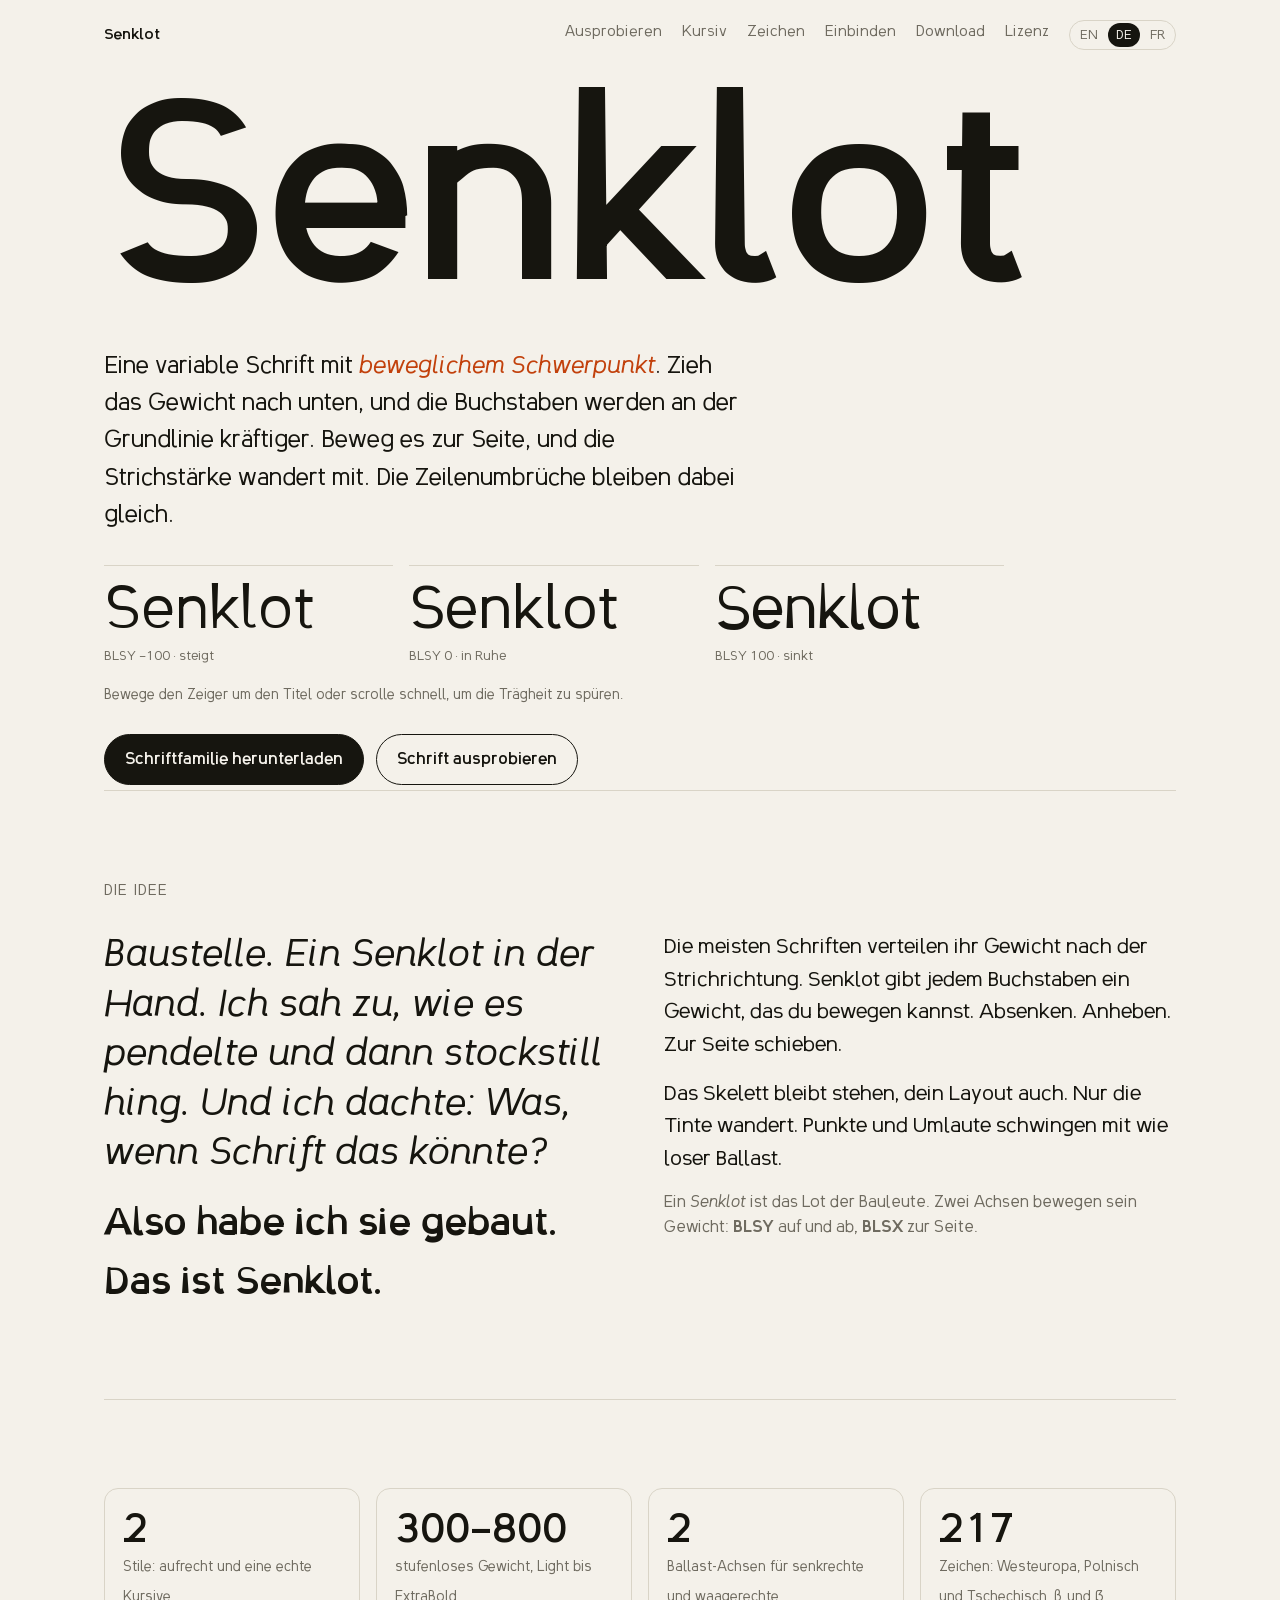
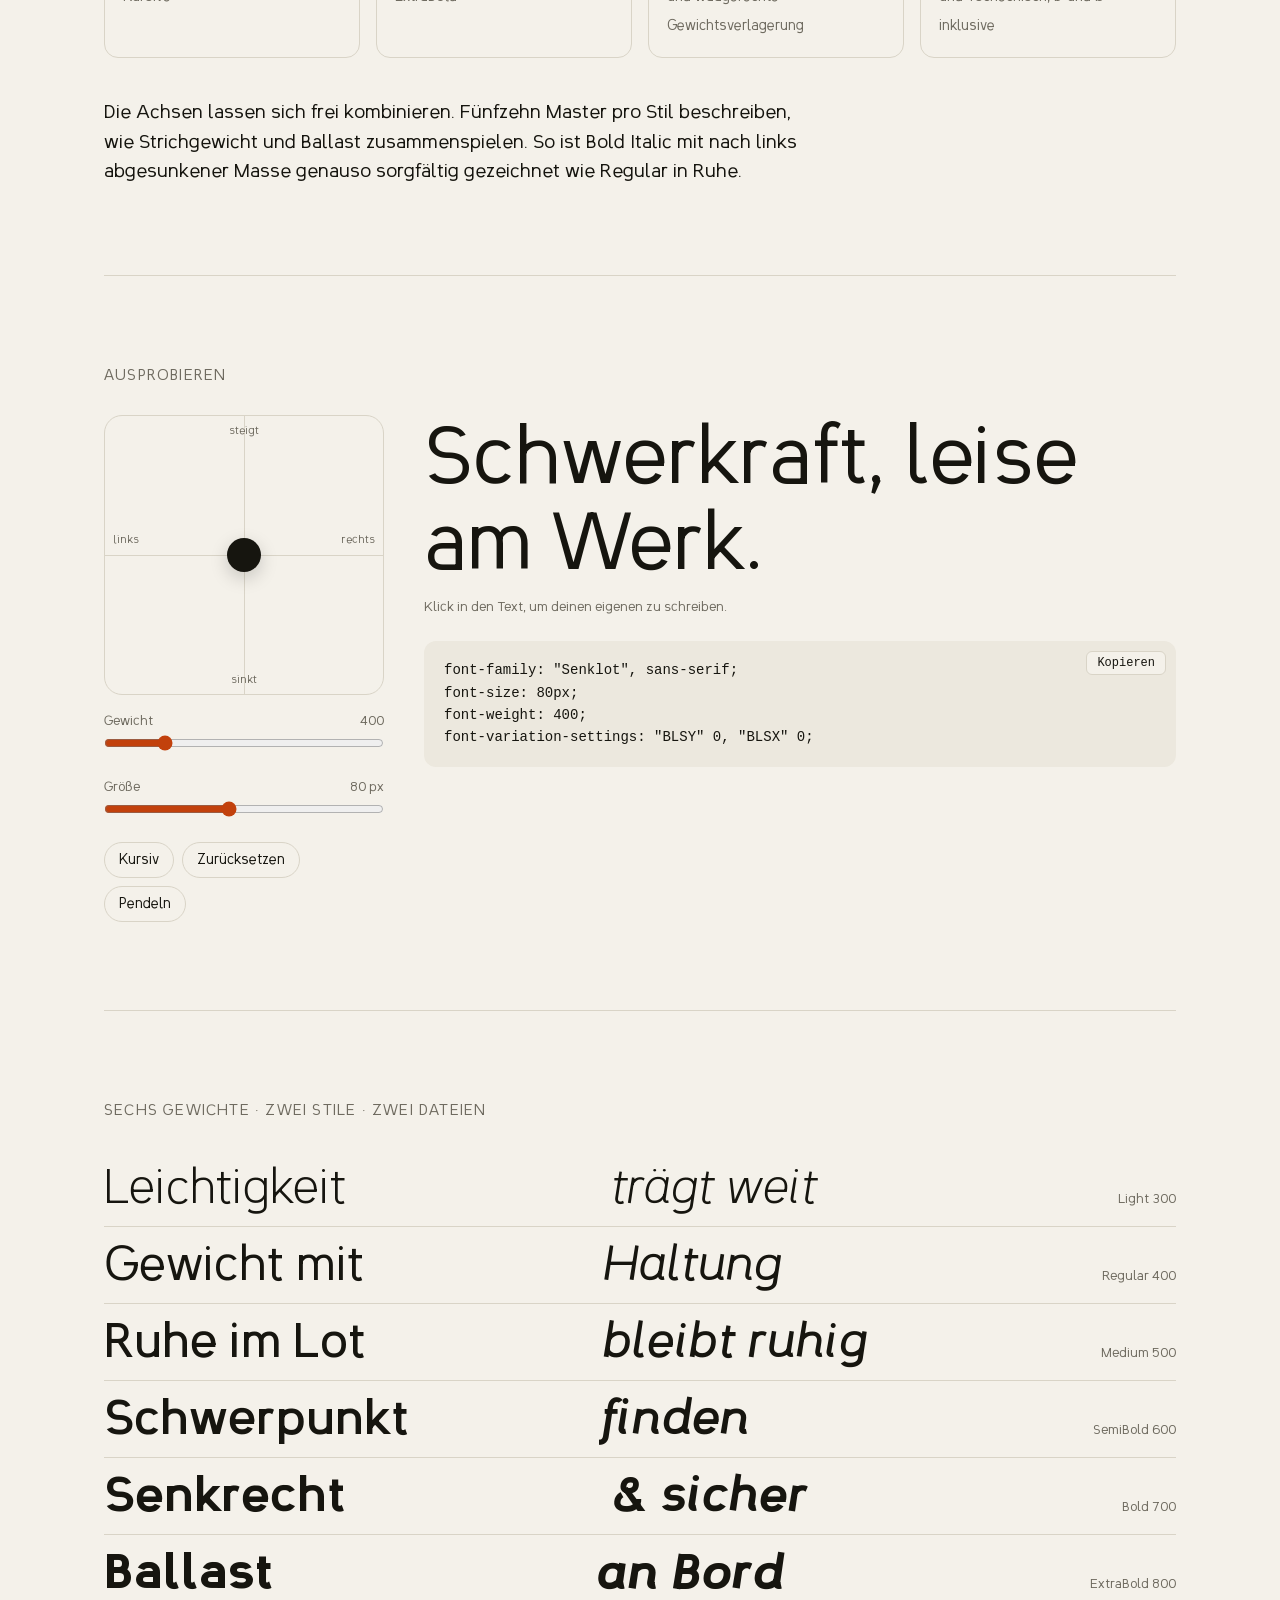
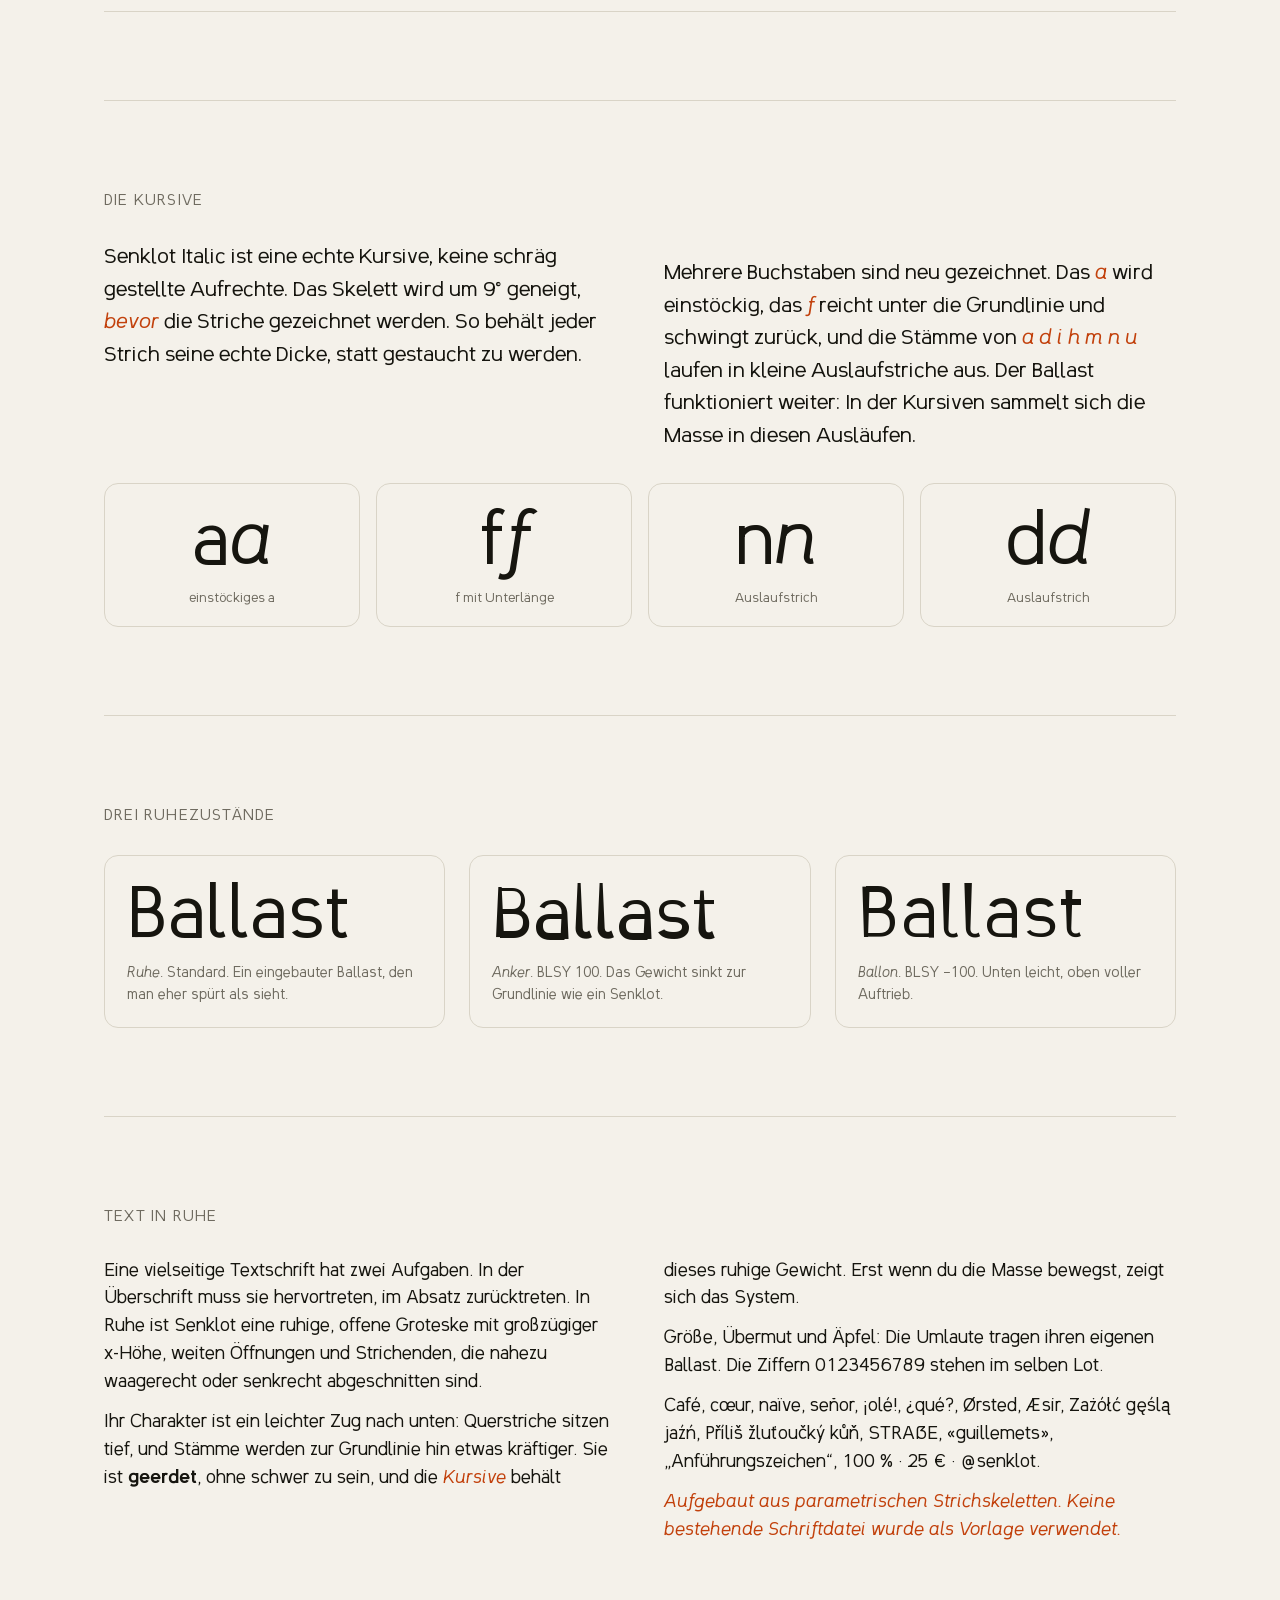
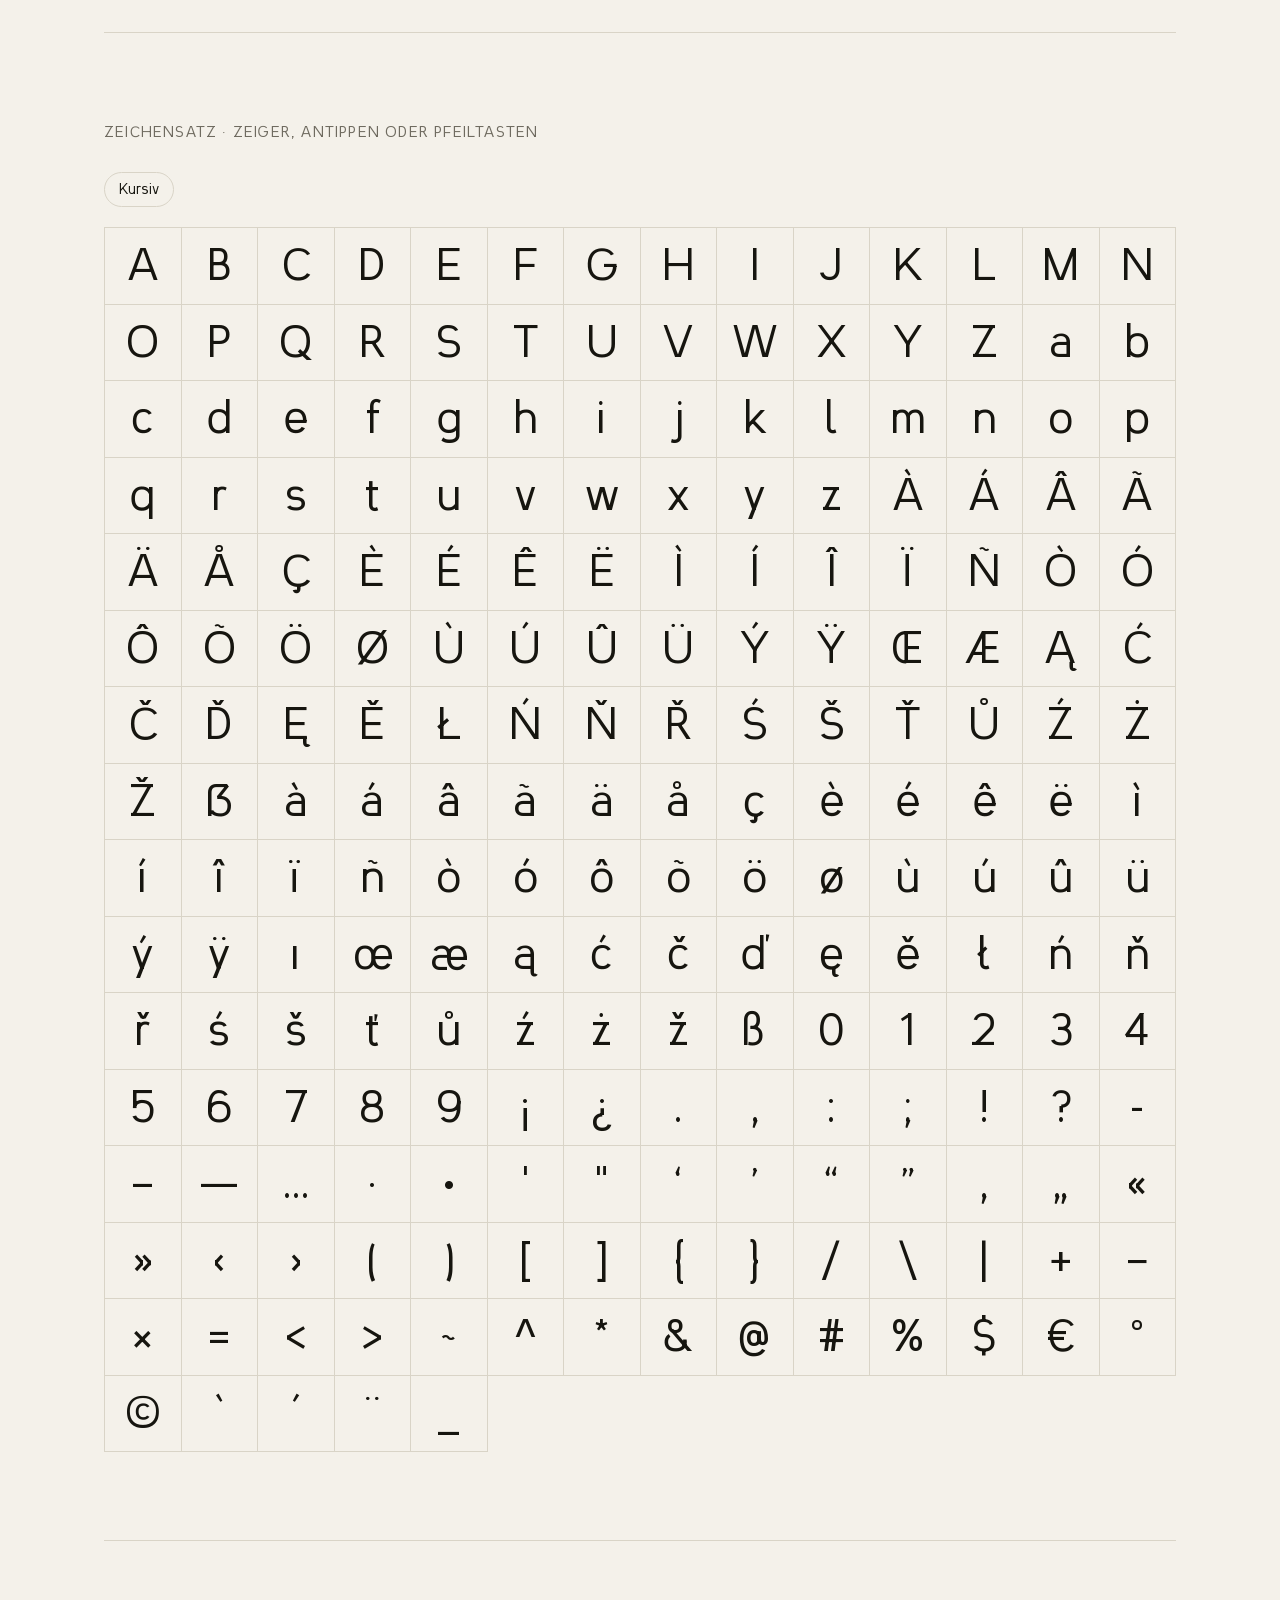
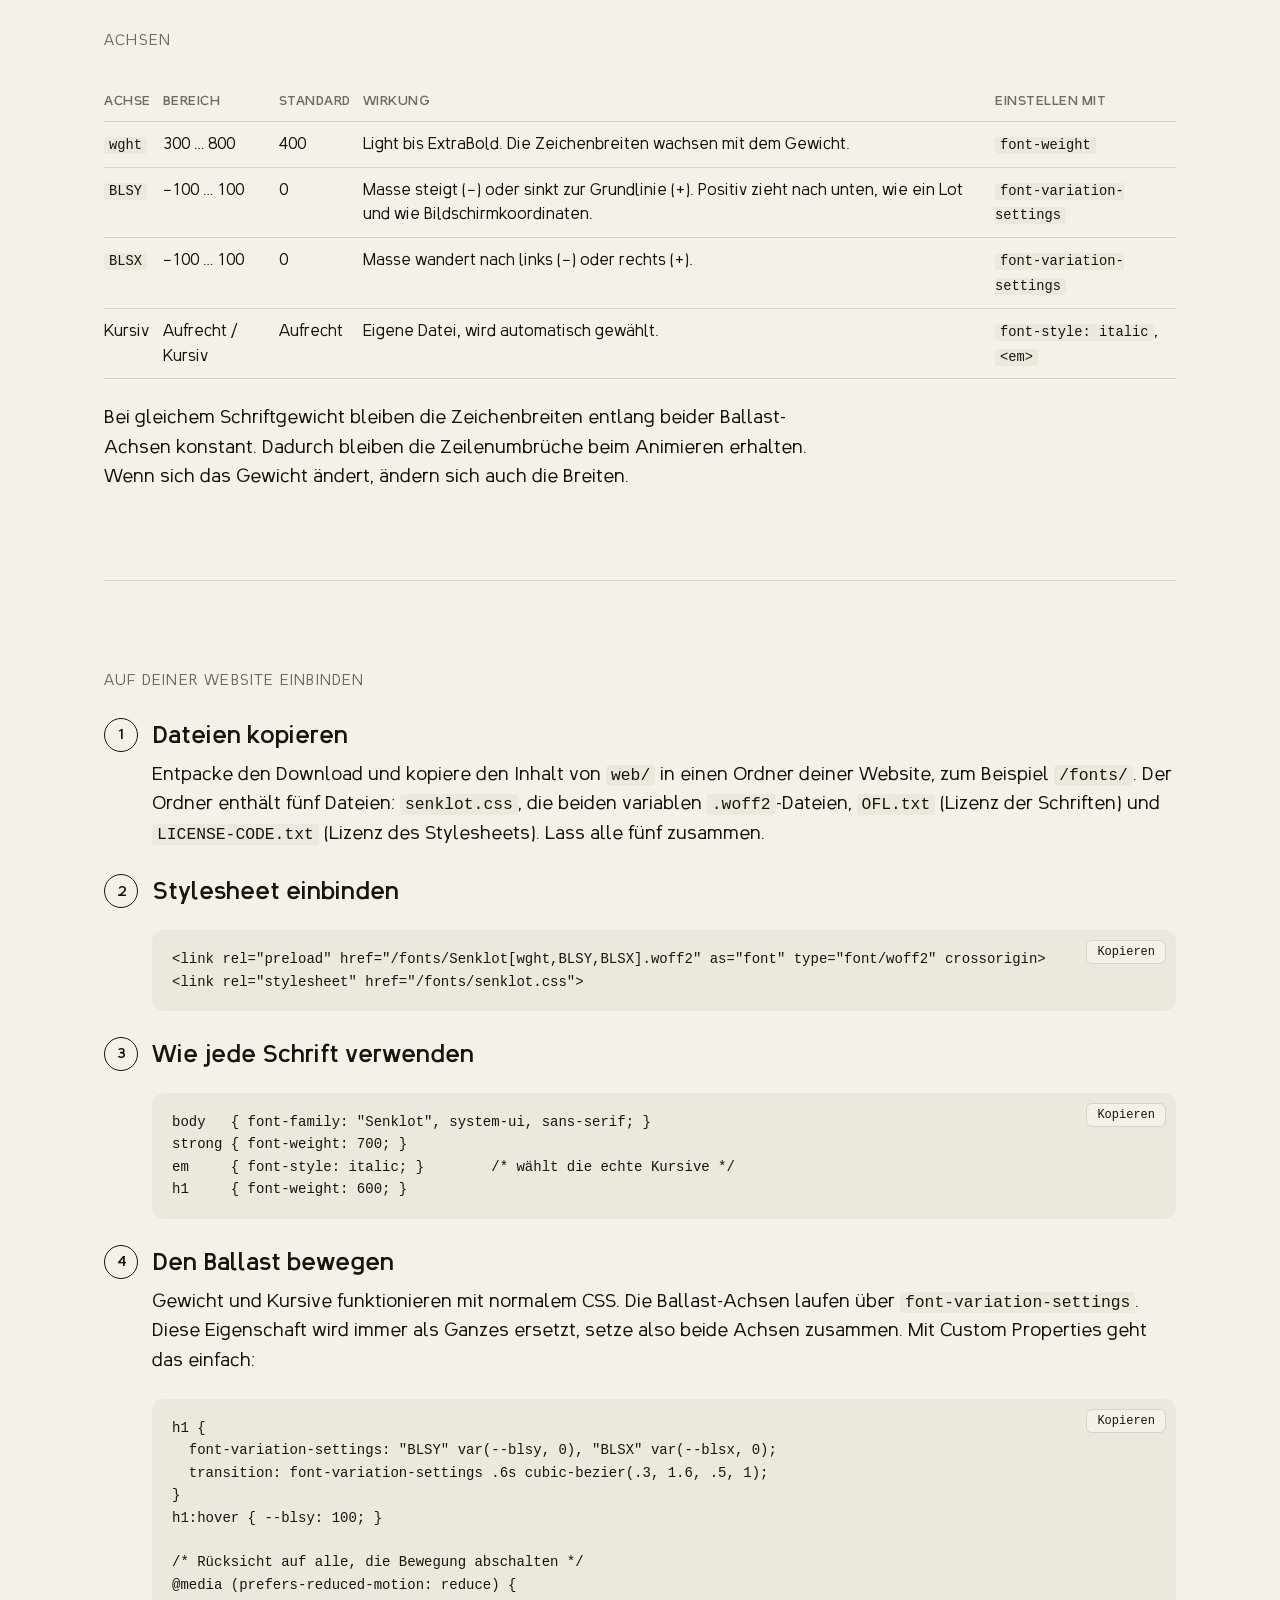
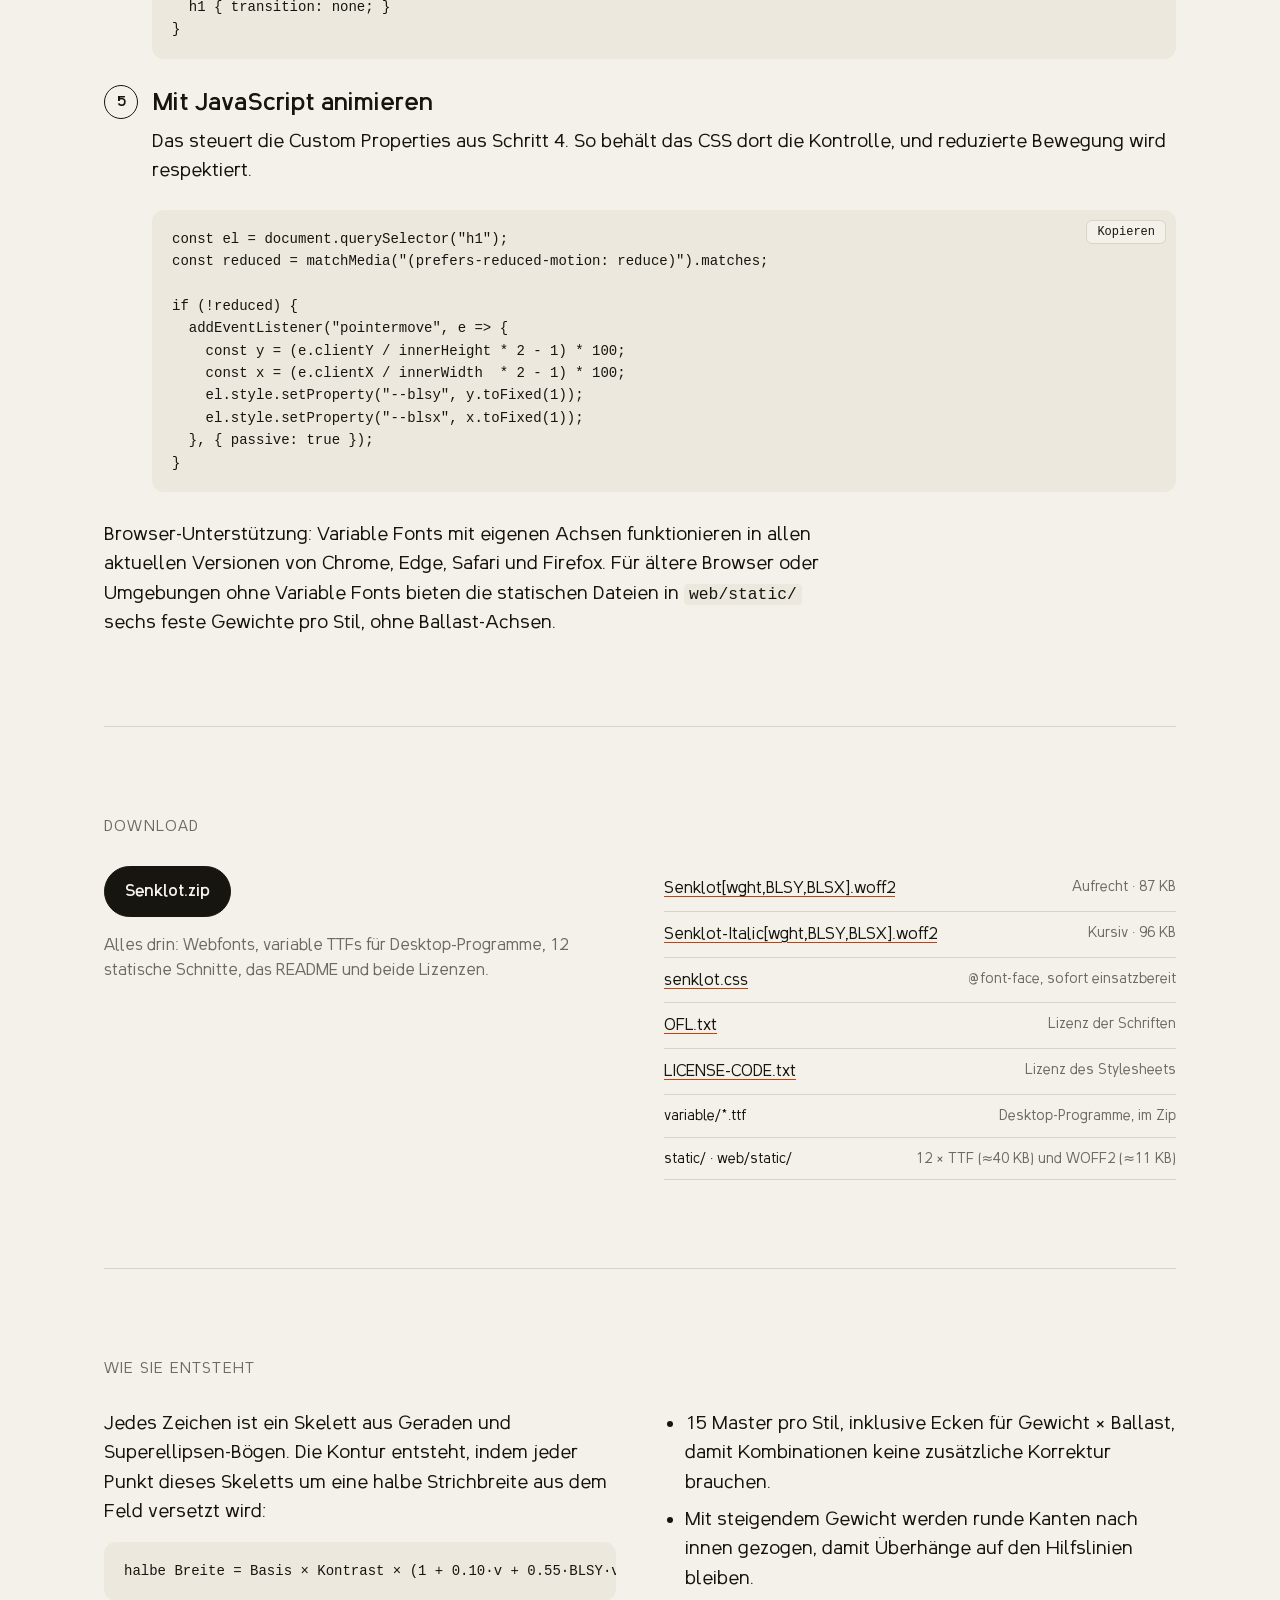
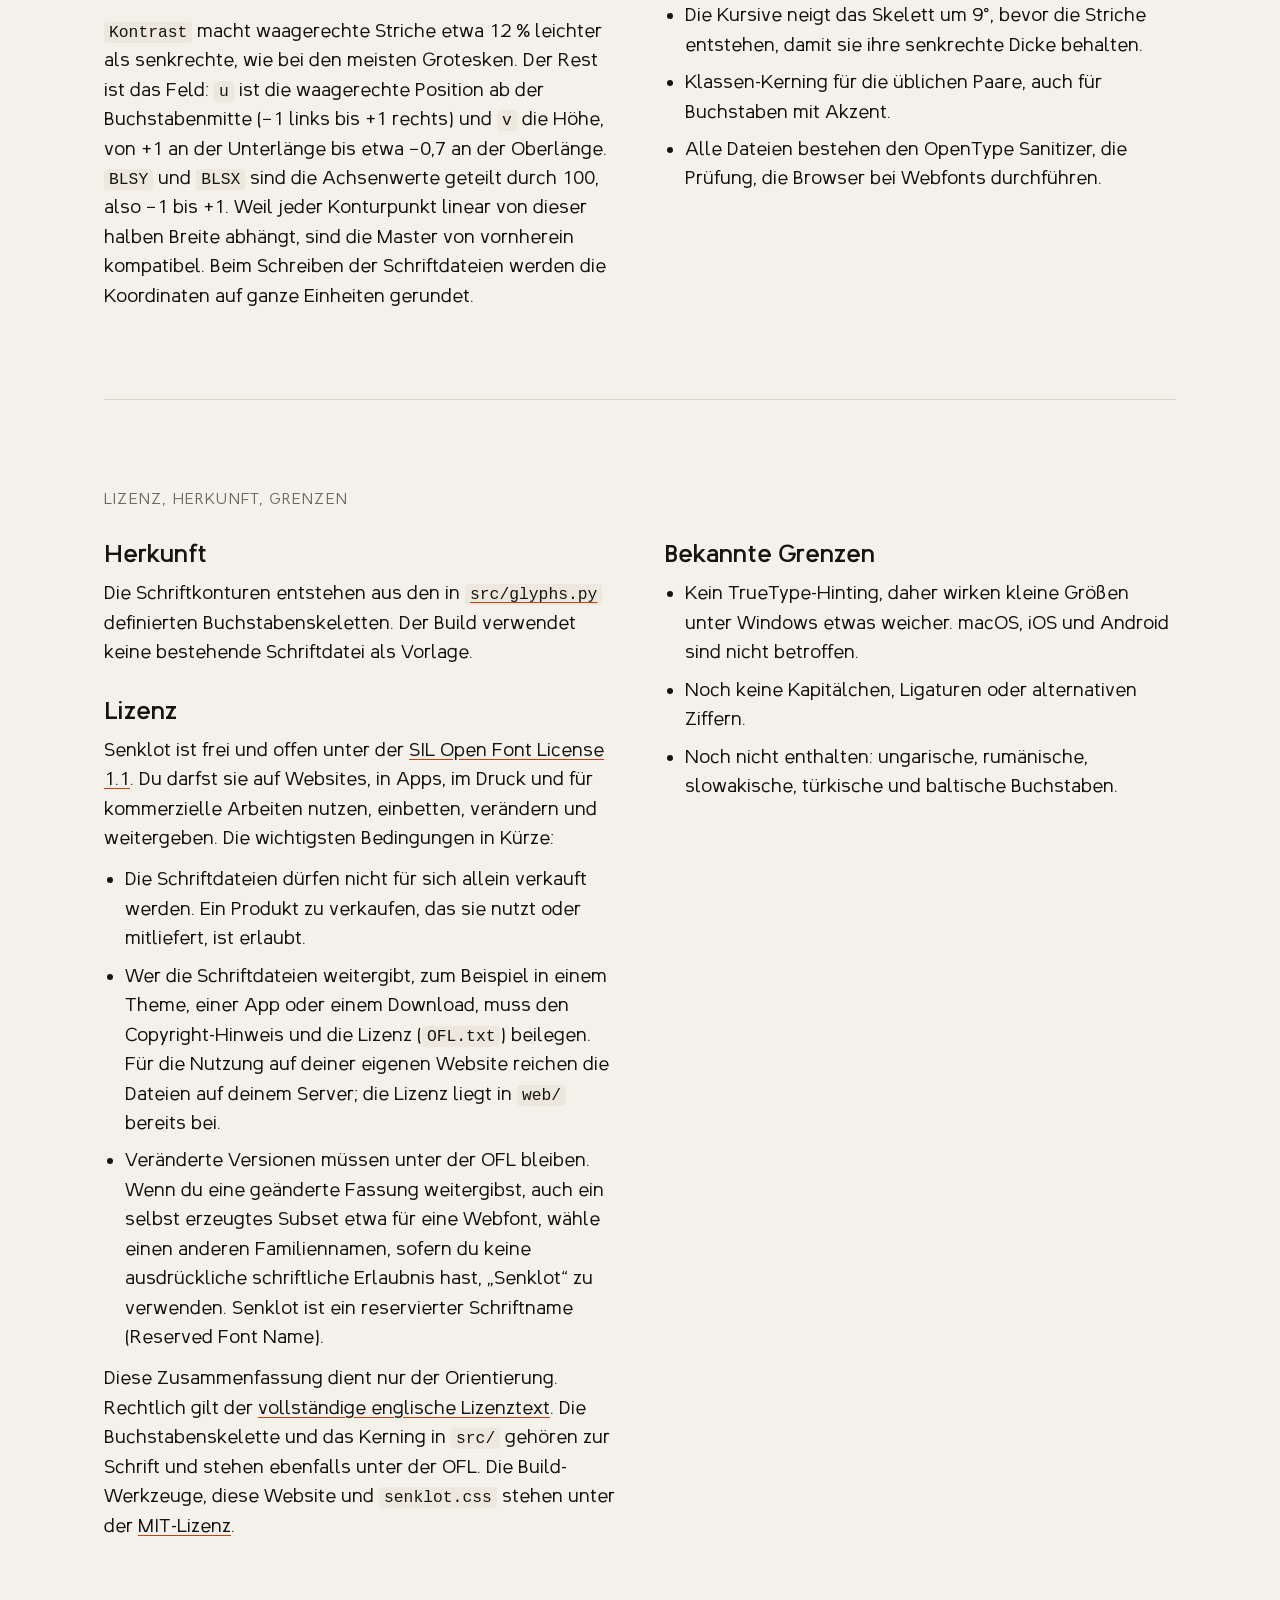
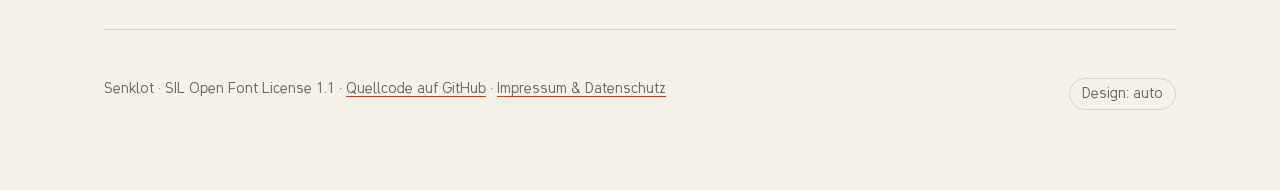
<file: docs/de/index.html>
<!doctype html>
<html lang="de">
<head>
<meta charset="utf-8">
<meta name="viewport" content="width=device-width, initial-scale=1">
<title>Senklot · eine Schrift mit beweglichem Schwerpunkt</title>
<meta name="description" content="Senklot ist eine eigenständige variable Groteske, deren Strichstärke einem beweglichen Schwerpunkt folgt. Aufrecht und kursiv, 300–800, zwei Ballast-Achsen.">
<meta property="og:title" content="Senklot">
<meta property="og:description" content="Eine Groteske mit beweglichem Schwerpunkt.">
<link rel="alternate" hreflang="en" href="https://paulwilke.github.io/senklot/">
<link rel="alternate" hreflang="de" href="https://paulwilke.github.io/senklot/de/">
<link rel="alternate" hreflang="fr" href="https://paulwilke.github.io/senklot/fr/">
<link rel="alternate" hreflang="x-default" href="https://paulwilke.github.io/senklot/">
<link rel="preload" href="../fonts/Senklot[wght,BLSY,BLSX].woff2" as="font" type="font/woff2" crossorigin>
<link rel="stylesheet" href="../fonts/senklot.css">
<link rel="icon" href="data:image/svg+xml,<svg xmlns='http://www.w3.org/2000/svg' viewBox='0 0 32 32'><rect width='32' height='32' rx='7' fill='%2316150f'/><circle cx='16' cy='22' r='6' fill='%23fb923c'/></svg>">
<style>
:root {
  --bg: #f4f1ea; --ink: #16150f; --muted: #6f6b60; --line: #d9d4c7; --accent: #c2410c; --card: #ece8de;
}
@media (prefers-color-scheme: dark) {
  :root:not([data-theme="light"]) { --bg: #12110e; --ink: #f1ece0; --muted: #9a9588; --line: #2c2a24; --accent: #fb923c; --card: #1b1a16; }
}
:root[data-theme="dark"] { --bg: #12110e; --ink: #f1ece0; --muted: #9a9588; --line: #2c2a24; --accent: #fb923c; --card: #1b1a16; }
* { box-sizing: border-box; margin: 0; }
html { -webkit-text-size-adjust: 100%; scroll-behavior: smooth; }
body {
  background: var(--bg); color: var(--ink);
  font-family: "Senklot", system-ui, sans-serif;
  font-variation-settings: "BLSY" 0, "BLSX" 0;
  font-size: 19px; line-height: 1.55; overflow-x: hidden;
}
a { color: inherit; text-decoration-color: var(--accent); text-underline-offset: 3px; }
.wrap { max-width: 1120px; margin: 0 auto; padding: 0 24px; }
nav.top { display: flex; justify-content: space-between; align-items: center; gap: 16px; padding: 20px 0; font-size: 15px; color: var(--muted); }
nav.top .links { display: flex; gap: 20px; flex-wrap: wrap; }
nav.top a { text-decoration: none; }
nav.top a:hover { color: var(--ink); }
.lang { display: inline-flex; gap: 2px; border: 1px solid var(--line); border-radius: 999px; padding: 2px; }
nav.top .lang a { padding: 2px 8px; border-radius: 999px; font-size: 13px; }
nav.top .lang a[aria-current] { background: var(--ink); color: var(--bg); }
.brand { color: var(--ink); font-weight: 600; }
.hero { min-height: 80vh; display: flex; flex-direction: column; justify-content: center; }
.hero h1 { font-weight: 600; font-size: clamp(76px, 20vw, 290px); line-height: .95; letter-spacing: -0.01em; user-select: none; white-space: nowrap; }
.hero h1 span { display: inline-block; }
em { color: var(--accent); }
.lede { max-width: 640px; font-size: clamp(19px, 2.2vw, 24px); margin-top: 28px; }
.compare { display: grid; grid-template-columns: repeat(3, 1fr); gap: 16px; margin-top: 32px; max-width: 900px; }
.compare figure { border-top: 1px solid var(--line); padding-top: 10px; }
.compare div { font-size: clamp(30px, 5vw, 60px); font-weight: 400; line-height: 1.1; }
.compare figcaption { font-size: 13px; color: var(--muted); margin-top: 4px; font-variant-numeric: tabular-nums; }
.hint { color: var(--muted); font-size: 14px; margin-top: 18px; }
.hint button { font: inherit; color: var(--accent); background: none; border: 0; padding: 0; cursor: pointer; text-decoration: underline; }
.cta { display: flex; gap: 12px; flex-wrap: wrap; margin-top: 28px; }
.btn { display: inline-block; font: inherit; font-size: 16px; font-weight: 600; padding: 12px 20px; border-radius: 999px; border: 1px solid var(--ink); text-decoration: none; cursor: pointer; background: none; color: var(--ink); }
.btn.solid { background: var(--ink); color: var(--bg); }
section { padding: 88px 0; border-top: 1px solid var(--line); }
h2 { font-weight: 400; font-size: 15px; letter-spacing: .08em; text-transform: uppercase; color: var(--muted); margin-bottom: 28px; }
h3 { font-size: 24px; font-weight: 600; margin-bottom: 10px; line-height: 1.25; }
.two { display: grid; grid-template-columns: 1fr 1fr; gap: 48px; align-items: start; }
.two > *, .play > * { min-width: 0; }
.story { font-size: clamp(26px, 3.2vw, 38px) !important; line-height: 1.3; font-style: italic; }
.story-end { font-size: clamp(26px, 3.2vw, 38px) !important; font-weight: 600; font-variation-settings: "BLSY" 100, "BLSX" 0; }
.big p { font-size: 21px; max-width: 540px; }
.big p + p, .prose p + p { margin-top: 16px; }
.prose { max-width: 720px; }

/* playground */
.play { display: grid; grid-template-columns: 280px 1fr; gap: 40px; align-items: start; }
.pad { width: 100%; max-width: 280px; aspect-ratio: 1; border: 1px solid var(--line); border-radius: 18px; position: relative; touch-action: none; cursor: grab;
  background: linear-gradient(var(--line), var(--line)) center/1px 100% no-repeat, linear-gradient(var(--line), var(--line)) center/100% 1px no-repeat; }
.pad .ball { position: absolute; width: 34px; height: 34px; margin: -17px 0 0 -17px; border-radius: 50%; background: var(--ink); left: 50%; top: 50%; box-shadow: 0 6px 18px rgba(0,0,0,.18); pointer-events: none; }
.pad .ax { position: absolute; font-size: 11px; color: var(--muted); pointer-events: none; }
.ctl { margin-top: 16px; max-width: 280px; }
.ctl label { display: flex; justify-content: space-between; font-size: 13px; color: var(--muted); font-variant-numeric: tabular-nums; }
.ctl input[type=range] { width: 100%; accent-color: var(--accent); }
.toggles { display: flex; gap: 8px; margin-top: 16px; flex-wrap: wrap; }
.chip { font: inherit; font-size: 14px; padding: 6px 14px; border-radius: 999px; border: 1px solid var(--line); background: none; color: var(--ink); cursor: pointer; }
.chip[aria-pressed="true"] { background: var(--ink); color: var(--bg); border-color: var(--ink); }
.sample { font-size: clamp(44px, 7vw, 96px); line-height: 1.08; outline: none; overflow-wrap: anywhere; min-height: 2.2em; }
.edit-hint { font-size: 13px; color: var(--muted); margin-top: 6px; }
.code { margin-top: 24px; position: relative; }
pre { font: 14px/1.6 ui-monospace, Menlo, Consolas, monospace; background: var(--card); padding: 18px 20px; border-radius: 12px; overflow-x: auto; white-space: pre; }
.copy { position: absolute; top: 10px; right: 10px; font: 12px ui-monospace, Menlo, monospace; padding: 4px 10px; border-radius: 6px; border: 1px solid var(--line); background: var(--bg); color: var(--ink); cursor: pointer; }

/* weights */
.wtable div { font-size: clamp(26px, 4vw, 48px); line-height: 1.25; display: grid; grid-template-columns: 1fr 1fr auto; gap: 24px; align-items: baseline; border-bottom: 1px solid var(--line); padding: 8px 0; }
.wtable small { font-size: 13px; color: var(--muted); font-weight: 400; font-style: normal; white-space: nowrap; }
.wtable span { white-space: nowrap; overflow: hidden; text-overflow: ellipsis; }

/* italic */
.pairs { display: grid; grid-template-columns: repeat(4, 1fr); gap: 16px; margin-top: 32px; }
.pairs figure { border: 1px solid var(--line); border-radius: 14px; padding: 18px; text-align: center; }
.pairs .g { font-size: 72px; line-height: 1.1; }
.pairs figcaption { font-size: 13px; color: var(--muted); margin-top: 6px; }

.states { display: grid; grid-template-columns: repeat(3, 1fr); gap: 24px; }
.states figure { border: 1px solid var(--line); border-radius: 14px; padding: 22px; }
.states .s { font-size: clamp(40px, 6vw, 72px); line-height: 1; }
.states figcaption { color: var(--muted); font-size: 14px; margin-top: 12px; }

.grid { display: grid; grid-template-columns: repeat(auto-fill, minmax(76px, 1fr)); border-left: 1px solid var(--line); border-top: 1px solid var(--line); margin-top: 20px; }
.grid div { aspect-ratio: 1; display: grid; place-items: center; font-size: 44px; border-right: 1px solid var(--line); border-bottom: 1px solid var(--line); transition: font-variation-settings .5s cubic-bezier(.3,1.6,.5,1); }
.grid div:hover, .grid div:focus-visible, .grid div.on { font-variation-settings: "BLSY" 100, "BLSX" 0; }
.grid div:focus-visible { outline: 2px solid var(--accent); outline-offset: -2px; }
.grid.it div { font-style: italic; }

.text { columns: 2; column-gap: 48px; font-size: 18px; }
.text p + p { margin-top: 12px; }

.tscroll { overflow-x: auto; }
td code { overflow-wrap: anywhere; }
table { width: 100%; border-collapse: collapse; font-size: 16px; }
th, td { text-align: left; padding: 10px 12px 10px 0; border-bottom: 1px solid var(--line); vertical-align: top; }
th { font-weight: 600; font-size: 13px; color: var(--muted); letter-spacing: .04em; text-transform: uppercase; }
td code, p code, li code { font: 0.86em ui-monospace, Menlo, monospace; background: var(--card); padding: 1px 5px; border-radius: 4px; }
.steps { counter-reset: s; list-style: none; padding: 0; }
.steps > li { counter-increment: s; position: relative; padding-left: 48px; margin-bottom: 28px; }
.steps > li::before { content: counter(s); position: absolute; left: 0; top: -2px; width: 32px; height: 32px; border-radius: 50%; border: 1px solid var(--ink); display: grid; place-items: center; font-weight: 600; font-size: 15px; }
.steps pre { margin-top: 10px; }
.files { list-style: none; padding: 0; }
.files li { display: flex; justify-content: space-between; gap: 16px; border-bottom: 1px solid var(--line); padding: 10px 0; font-size: 16px; }
.files li span { color: var(--muted); font-size: 14px; text-align: right; }
.files li a { overflow-wrap: anywhere; }
.facts { display: grid; grid-template-columns: repeat(4, 1fr); gap: 16px; margin-bottom: 40px; }
.facts div { border: 1px solid var(--line); border-radius: 14px; padding: 18px; min-width: 0; overflow-wrap: break-word; hyphens: auto; }
@media (max-width: 420px) { .facts { grid-template-columns: 1fr; } }
.facts b { display: block; font-size: 40px; font-weight: 600; line-height: 1.1; }
.facts span { font-size: 14px; color: var(--muted); }
ul.plain { padding-left: 1.1em; }
ul.plain li + li { margin-top: 8px; }
footer { padding: 48px 0 80px; color: var(--muted); font-size: 14px; border-top: 1px solid var(--line); display: flex; justify-content: space-between; gap: 16px; flex-wrap: wrap; }
.theme { font: inherit; color: inherit; background: none; border: 1px solid var(--line); border-radius: 999px; padding: 4px 12px; cursor: pointer; }

@media (max-width: 860px) {
  .facts, .pairs { grid-template-columns: repeat(2, 1fr); }
}
@media (max-width: 760px) {
  .wrap { padding: 0 16px; }
  nav.top .links > a:not(.keep) { display: none; }
  .two, .play { grid-template-columns: 1fr; }
  .states, .compare { grid-template-columns: 1fr; }
  .text { columns: 1; }
  .hero h1 { white-space: normal; }
  .wtable div { grid-template-columns: 1fr auto; }
  .wtable span:nth-child(2) { display: none; }
  section { padding: 64px 0; }
}
</style>
</head>
<body>
<div class="wrap">
  <nav class="top">
    <a class="brand" href="#">Senklot</a>
    <div class="links">
      <a href="#play">Ausprobieren</a>
      <a href="#italic">Kursiv</a>
      <a href="#glyphs">Zeichen</a>
      <a class="keep" href="#use">Einbinden</a>
      <a class="keep" href="#download">Download</a>
      <a href="#about">Lizenz</a>
      <span class="lang"><a href="../" lang="en">EN</a><a href="./" lang="de" aria-current="page">DE</a><a href="../fr/" lang="fr">FR</a></span>
    </div>
  </nav>

  <header class="hero">
    <h1 id="hero" aria-label="Senklot">Senklot</h1>
    <p class="lede">Eine variable Schrift mit <em>beweglichem Schwerpunkt</em>. Zieh das Gewicht nach unten, und die Buchstaben werden an der Grundlinie kräftiger. Beweg es zur Seite, und die Strichstärke wandert mit. Die Zeilenumbrüche bleiben dabei gleich.</p>
    <div class="compare" aria-label="Dasselbe Wort mit angehobener, ruhender und abgesenkter Masse">
      <figure><div style="font-variation-settings:'BLSY' -100,'BLSX' 0">Senklot</div><figcaption>BLSY −100 · steigt</figcaption></figure>
      <figure><div>Senklot</div><figcaption>BLSY 0 · in Ruhe</figcaption></figure>
      <figure><div style="font-variation-settings:'BLSY' 100,'BLSX' 0">Senklot</div><figcaption>BLSY 100 · sinkt</figcaption></figure>
    </div>
    <p class="hint" id="hint">Bewege den Zeiger um den Titel oder scrolle schnell, um die Trägheit zu spüren. <button id="tilt" hidden>Neigung aktivieren</button></p>
    <div class="cta">
      <a class="btn solid" href="../downloads/Senklot.zip" download>Schriftfamilie herunterladen</a>
      <a class="btn" href="#play">Schrift ausprobieren</a>
    </div>
  </header>

  <section id="story">
    <h2>Die Idee</h2>
    <div class="two big">
      <div>
        <p class="story">Baustelle. Ein Senklot in der Hand. Ich sah zu, wie es pendelte und dann stockstill hing. Und ich dachte: Was, wenn Schrift das könnte?</p>
        <p class="story-end">Also habe ich sie gebaut. Das ist Senklot.</p>
      </div>
      <div>
        <p>Die meisten Schriften verteilen ihr Gewicht nach der Strichrichtung. Senklot gibt jedem Buchstaben ein Gewicht, das du bewegen kannst. Absenken. Anheben. Zur Seite schieben.</p>
        <p>Das Skelett bleibt stehen, dein Layout auch. Nur die Tinte wandert. Punkte und Umlaute schwingen mit wie loser Ballast.</p>
        <p style="font-size:16px;color:var(--muted)">Ein <i>Senklot</i> ist das Lot der Bauleute. Zwei Achsen bewegen sein Gewicht: <strong>BLSY</strong> auf und ab, <strong>BLSX</strong> zur Seite.</p>
      </div>
    </div>
  </section>

  <section>
    <div class="facts">
      <div><b>2</b><span>Stile: aufrecht und eine echte Kursive</span></div>
      <div><b>300–800</b><span>stufenloses Gewicht, Light bis ExtraBold</span></div>
      <div><b>2</b><span>Ballast-Achsen für senkrechte und waagerechte Gewichtsverlagerung</span></div>
      <div><b>217</b><span>Zeichen: Westeuropa, Polnisch und Tschechisch, ß und ẞ inklusive</span></div>
    </div>
    <div class="prose"><p>Die Achsen lassen sich frei kombinieren. Fünfzehn Master pro Stil beschreiben, wie Strichgewicht und Ballast zusammenspielen. So ist Bold Italic mit nach links abgesunkener Masse genauso sorgfältig gezeichnet wie Regular in Ruhe.</p></div>
  </section>

  <section id="play">
    <h2>Ausprobieren</h2>
    <div class="play">
      <div>
        <div class="pad" id="pad" role="slider" aria-label="Position des Ballasts" tabindex="0" aria-valuetext="BLSY 0, BLSX 0">
          <span class="ax" style="top:6px;left:50%;transform:translateX(-50%)">steigt</span>
          <span class="ax" style="bottom:6px;left:50%;transform:translateX(-50%)">sinkt</span>
          <span class="ax" style="left:8px;top:50%;transform:translateY(-140%)">links</span>
          <span class="ax" style="right:8px;top:50%;transform:translateY(-140%)">rechts</span>
          <div class="ball" id="ball"></div>
        </div>
        <div class="ctl"><label for="w"><span>Gewicht</span><span id="wv">400</span></label><input id="w" type="range" min="300" max="800" value="400"></div>
        <div class="ctl"><label for="sz"><span>Größe</span><span id="szv">80 px</span></label><input id="sz" type="range" min="16" max="160" value="80"></div>
        <div class="toggles">
          <button class="chip" id="it" aria-pressed="false">Kursiv</button>
          <button class="chip" id="reset">Zurücksetzen</button>
          <button class="chip" id="swing">Pendeln</button>
        </div>
      </div>
      <div>
        <div class="sample" id="sample" contenteditable="true" spellcheck="false" aria-label="Beispieltext, bearbeitbar">Schwerkraft, leise am Werk.</div>
        <p class="edit-hint">Klick in den Text, um deinen eigenen zu schreiben.</p>
        <div class="code"><pre id="css"></pre><button class="copy" data-copy="css">Kopieren</button></div>
      </div>
    </div>
  </section>

  <section>
    <h2>Sechs Gewichte · zwei Stile · zwei Dateien</h2>
    <div class="wtable">
      <div style="font-weight:300"><span>Leichtigkeit</span><span style="font-style:italic">trägt weit</span><small>Light 300</small></div>
      <div style="font-weight:400"><span>Gewicht mit</span><span style="font-style:italic">Haltung</span><small>Regular 400</small></div>
      <div style="font-weight:500"><span>Ruhe im Lot</span><span style="font-style:italic">bleibt ruhig</span><small>Medium 500</small></div>
      <div style="font-weight:600"><span>Schwerpunkt</span><span style="font-style:italic">finden</span><small>SemiBold 600</small></div>
      <div style="font-weight:700"><span>Senkrecht</span><span style="font-style:italic">&amp; sicher</span><small>Bold 700</small></div>
      <div style="font-weight:800"><span>Ballast</span><span style="font-style:italic">an Bord</span><small>ExtraBold 800</small></div>
    </div>
  </section>

  <section id="italic">
    <h2>Die Kursive</h2>
    <div class="two big">
      <p>Senklot Italic ist eine echte Kursive, keine schräg gestellte Aufrechte. Das Skelett wird um 9° geneigt, <em>bevor</em> die Striche gezeichnet werden. So behält jeder Strich seine echte Dicke, statt gestaucht zu werden.</p>
      <p>Mehrere Buchstaben sind neu gezeichnet. Das <em>a</em> wird einstöckig, das <em>f</em> reicht unter die Grundlinie und schwingt zurück, und die Stämme von <em>a d i h m n u</em> laufen in kleine Auslaufstriche aus. Der Ballast funktioniert weiter: In der Kursiven sammelt sich die Masse in diesen Ausläufen.</p>
    </div>
    <div class="pairs">
      <figure><div class="g">a<i>a</i></div><figcaption>einstöckiges a</figcaption></figure>
      <figure><div class="g">f<i>f</i></div><figcaption>f mit Unterlänge</figcaption></figure>
      <figure><div class="g">n<i>n</i></div><figcaption>Auslaufstrich</figcaption></figure>
      <figure><div class="g">d<i>d</i></div><figcaption>Auslaufstrich</figcaption></figure>
    </div>
  </section>

  <section>
    <h2>Drei Ruhezustände</h2>
    <div class="states">
      <figure><div class="s" style="font-variation-settings:'BLSY' 0,'BLSX' 0">Ballast</div><figcaption><i>Ruhe</i>. Standard. Ein eingebauter Ballast, den man eher spürt als sieht.</figcaption></figure>
      <figure><div class="s" style="font-variation-settings:'BLSY' 100,'BLSX' 0">Ballast</div><figcaption><i>Anker</i>. BLSY 100. Das Gewicht sinkt zur Grundlinie wie ein Senklot.</figcaption></figure>
      <figure><div class="s" style="font-variation-settings:'BLSY' -100,'BLSX' 0">Ballast</div><figcaption><i>Ballon</i>. BLSY −100. Unten leicht, oben voller Auftrieb.</figcaption></figure>
    </div>
  </section>

  <section>
    <h2>Text in Ruhe</h2>
    <div class="text">
      <p>Eine vielseitige Textschrift hat zwei Aufgaben. In der Überschrift muss sie hervortreten, im Absatz zurücktreten. In Ruhe ist Senklot eine ruhige, offene Groteske mit großzügiger x-Höhe, weiten Öffnungen und Strichenden, die nahezu waagerecht oder senkrecht abgeschnitten sind.</p>
      <p>Ihr Charakter ist ein leichter Zug nach unten: Querstriche sitzen tief, und Stämme werden zur Grundlinie hin etwas kräftiger. Sie ist <strong>geerdet</strong>, ohne schwer zu sein, und die <em>Kursive</em> behält dieses ruhige Gewicht. Erst wenn du die Masse bewegst, zeigt sich das System.</p>
      <p>Größe, Übermut und Äpfel: Die Umlaute tragen ihren eigenen Ballast. Die Ziffern 0123456789 stehen im selben Lot.</p>
      <p>Café, cœur, naïve, señor, ¡olé!, ¿qué?, Ørsted, Æsir, Zażółć gęślą jaźń, Příliš žluťoučký kůň, STRAẞE, «guillemets», „Anführungszeichen“, 100 % · 25 € · @senklot.</p>
      <p><em>Aufgebaut aus parametrischen Strichskeletten. Keine bestehende Schriftdatei wurde als Vorlage verwendet.</em></p>
    </div>
  </section>

  <section id="glyphs">
    <h2>Zeichensatz · Zeiger, Antippen oder Pfeiltasten</h2>
    <div class="toggles"><button class="chip" id="gr-it" aria-pressed="false">Kursiv</button></div>
    <div class="grid" id="grid" role="grid" aria-label="Zeichensatz"></div>
  </section>

  <section id="axes">
    <h2>Achsen</h2>
    <div class="tscroll"><table>
      <thead><tr><th>Achse</th><th>Bereich</th><th>Standard</th><th>Wirkung</th><th>Einstellen mit</th></tr></thead>
      <tbody>
        <tr><td><code>wght</code></td><td>300 … 800</td><td>400</td><td>Light bis ExtraBold. Die Zeichenbreiten wachsen mit dem Gewicht.</td><td><code>font-weight</code></td></tr>
        <tr><td><code>BLSY</code></td><td>−100 … 100</td><td>0</td><td>Masse steigt (−) oder sinkt zur Grundlinie (+). Positiv zieht nach unten, wie ein Lot und wie Bildschirmkoordinaten.</td><td><code>font-variation-settings</code></td></tr>
        <tr><td><code>BLSX</code></td><td>−100 … 100</td><td>0</td><td>Masse wandert nach links (−) oder rechts (+).</td><td><code>font-variation-settings</code></td></tr>
        <tr><td>Kursiv</td><td>Aufrecht / Kursiv</td><td>Aufrecht</td><td>Eigene Datei, wird automatisch gewählt.</td><td><code>font-style: italic</code>, <code>&lt;em&gt;</code></td></tr>
      </tbody>
    </table></div>
    <div class="prose" style="margin-top:24px"><p>Bei gleichem Schriftgewicht bleiben die Zeichenbreiten entlang beider Ballast-Achsen konstant. Dadurch bleiben die Zeilenumbrüche beim Animieren erhalten. Wenn sich das Gewicht ändert, ändern sich auch die Breiten.</p></div>
  </section>

  <section id="use">
    <h2>Auf deiner Website einbinden</h2>
    <ol class="steps">
      <li><h3>Dateien kopieren</h3><p>Entpacke den Download und kopiere den Inhalt von <code>web/</code> in einen Ordner deiner Website, zum Beispiel <code>/fonts/</code>. Der Ordner enthält fünf Dateien: <code>senklot.css</code>, die beiden variablen <code>.woff2</code>-Dateien, <code>OFL.txt</code> (Lizenz der Schriften) und <code>LICENSE-CODE.txt</code> (Lizenz des Stylesheets). Lass alle fünf zusammen.</p></li>
      <li><h3>Stylesheet einbinden</h3>
        <div class="code"><pre id="c1">&lt;link rel="preload" href="/fonts/Senklot[wght,BLSY,BLSX].woff2" as="font" type="font/woff2" crossorigin&gt;
&lt;link rel="stylesheet" href="/fonts/senklot.css"&gt;</pre><button class="copy" data-copy="c1">Kopieren</button></div></li>
      <li><h3>Wie jede Schrift verwenden</h3>
        <div class="code"><pre id="c2">body   { font-family: "Senklot", system-ui, sans-serif; }
strong { font-weight: 700; }
em     { font-style: italic; }        /* wählt die echte Kursive */
h1     { font-weight: 600; }</pre><button class="copy" data-copy="c2">Kopieren</button></div></li>
      <li><h3>Den Ballast bewegen</h3>
        <p>Gewicht und Kursive funktionieren mit normalem CSS. Die Ballast-Achsen laufen über <code>font-variation-settings</code>. Diese Eigenschaft wird immer als Ganzes ersetzt, setze also beide Achsen zusammen. Mit Custom Properties geht das einfach:</p>
        <div class="code"><pre id="c3">h1 {
  font-variation-settings: "BLSY" var(--blsy, 0), "BLSX" var(--blsx, 0);
  transition: font-variation-settings .6s cubic-bezier(.3, 1.6, .5, 1);
}
h1:hover { --blsy: 100; }

/* Rücksicht auf alle, die Bewegung abschalten */
@media (prefers-reduced-motion: reduce) {
  h1 { transition: none; }
}</pre><button class="copy" data-copy="c3">Kopieren</button></div></li>
      <li><h3>Mit JavaScript animieren</h3>
        <p>Das steuert die Custom Properties aus Schritt 4. So behält das CSS dort die Kontrolle, und reduzierte Bewegung wird respektiert.</p>
        <div class="code"><pre id="c4">const el = document.querySelector("h1");
const reduced = matchMedia("(prefers-reduced-motion: reduce)").matches;

if (!reduced) {
  addEventListener("pointermove", e =&gt; {
    const y = (e.clientY / innerHeight * 2 - 1) * 100;
    const x = (e.clientX / innerWidth  * 2 - 1) * 100;
    el.style.setProperty("--blsy", y.toFixed(1));
    el.style.setProperty("--blsx", x.toFixed(1));
  }, { passive: true });
}</pre><button class="copy" data-copy="c4">Kopieren</button></div></li>
    </ol>
    <div class="prose"><p>Browser-Unterstützung: Variable Fonts mit eigenen Achsen funktionieren in allen aktuellen Versionen von Chrome, Edge, Safari und Firefox. Für ältere Browser oder Umgebungen ohne Variable Fonts bieten die statischen Dateien in <code>web/static/</code> sechs feste Gewichte pro Stil, ohne Ballast-Achsen.</p></div>
  </section>

  <section id="download">
    <h2>Download</h2>
    <div class="two">
      <div>
        <a class="btn solid" href="../downloads/Senklot.zip" download>Senklot.zip</a>
        <p style="margin-top:16px;font-size:16px;color:var(--muted)">Alles drin: Webfonts, variable TTFs für Desktop-Programme, 12 statische Schnitte, das README und beide Lizenzen.</p>
      </div>
      <ul class="files">
        <li><a href="../fonts/Senklot[wght,BLSY,BLSX].woff2" download>Senklot[wght,BLSY,BLSX].woff2</a><span>Aufrecht · 87 KB</span></li>
        <li><a href="../fonts/Senklot-Italic[wght,BLSY,BLSX].woff2" download>Senklot-Italic[wght,BLSY,BLSX].woff2</a><span>Kursiv · 96 KB</span></li>
        <li><a href="../fonts/senklot.css" download>senklot.css</a><span>@font-face, sofort einsatzbereit</span></li>
        <li><a href="../fonts/OFL.txt" download>OFL.txt</a><span>Lizenz der Schriften</span></li>
        <li><a href="../fonts/LICENSE-CODE.txt" download>LICENSE-CODE.txt</a><span>Lizenz des Stylesheets</span></li>
        <li><span style="color:inherit">variable/*.ttf</span><span>Desktop-Programme, im Zip</span></li>
        <li><span style="color:inherit">static/ · web/static/</span><span>12 × TTF (≈40 KB) und WOFF2 (≈11 KB)</span></li>
      </ul>
    </div>
  </section>

  <section id="how">
    <h2>Wie sie entsteht</h2>
    <div class="two">
      <div class="prose">
        <p>Jedes Zeichen ist ein Skelett aus Geraden und Superellipsen-Bögen. Die Kontur entsteht, indem jeder Punkt dieses Skeletts um eine halbe Strichbreite aus dem Feld versetzt wird:</p>
        <pre style="margin:16px 0">halbe Breite = Basis × Kontrast × (1 + 0.10·v + 0.55·BLSY·v + 0.40·BLSX·u)</pre>
        <p><code>Kontrast</code> macht waagerechte Striche etwa 12 % leichter als senkrechte, wie bei den meisten Grotesken. Der Rest ist das Feld: <code>u</code> ist die waagerechte Position ab der Buchstabenmitte (−1 links bis +1 rechts) und <code>v</code> die Höhe, von +1 an der Unterlänge bis etwa −0,7 an der Oberlänge. <code>BLSY</code> und <code>BLSX</code> sind die Achsenwerte geteilt durch 100, also −1 bis +1. Weil jeder Konturpunkt linear von dieser halben Breite abhängt, sind die Master von vornherein kompatibel. Beim Schreiben der Schriftdateien werden die Koordinaten auf ganze Einheiten gerundet.</p>
      </div>
      <ul class="plain">
        <li>15 Master pro Stil, inklusive Ecken für Gewicht × Ballast, damit Kombinationen keine zusätzliche Korrektur brauchen.</li>
        <li>Mit steigendem Gewicht werden runde Kanten nach innen gezogen, damit Überhänge auf den Hilfslinien bleiben.</li>
        <li>Die Kursive neigt das Skelett um 9°, bevor die Striche entstehen, damit sie ihre senkrechte Dicke behalten.</li>
        <li>Klassen-Kerning für die üblichen Paare, auch für Buchstaben mit Akzent.</li>
        <li>Alle Dateien bestehen den OpenType Sanitizer, die Prüfung, die Browser bei Webfonts durchführen.</li>
      </ul>
    </div>
  </section>

  <section id="about">
    <h2>Lizenz, Herkunft, Grenzen</h2>
    <div class="two">
      <div class="prose">
        <h3>Herkunft</h3>
        <p>Die Schriftkonturen entstehen aus den in <a href="https://github.com/paulwilke/senklot/blob/main/src/glyphs.py"><code>src/glyphs.py</code></a> definierten Buchstabenskeletten. Der Build verwendet keine bestehende Schriftdatei als Vorlage.</p>
        <h3 style="margin-top:28px">Lizenz</h3>
        <p>Senklot ist frei und offen unter der <a href="https://openfontlicense.org">SIL Open Font License 1.1</a>. Du darfst sie auf Websites, in Apps, im Druck und für kommerzielle Arbeiten nutzen, einbetten, verändern und weitergeben. Die wichtigsten Bedingungen in Kürze:</p>
        <ul class="plain" style="margin-top:12px">
          <li>Die Schriftdateien dürfen nicht für sich allein verkauft werden. Ein Produkt zu verkaufen, das sie nutzt oder mitliefert, ist erlaubt.</li>
          <li>Wer die Schriftdateien weitergibt, zum Beispiel in einem Theme, einer App oder einem Download, muss den Copyright-Hinweis und die Lizenz (<code>OFL.txt</code>) beilegen. Für die Nutzung auf deiner eigenen Website reichen die Dateien auf deinem Server; die Lizenz liegt in <code>web/</code> bereits bei.</li>
          <li>Veränderte Versionen müssen unter der OFL bleiben. Wenn du eine geänderte Fassung weitergibst, auch ein selbst erzeugtes Subset etwa für eine Webfont, wähle einen anderen Familiennamen, sofern du keine ausdrückliche schriftliche Erlaubnis hast, „Senklot“ zu verwenden. Senklot ist ein reservierter Schriftname (Reserved Font Name).</li>
        </ul>
        <p style="margin-top:12px">Diese Zusammenfassung dient nur der Orientierung. Rechtlich gilt der <a href="https://github.com/paulwilke/senklot/blob/main/OFL.txt">vollständige englische Lizenztext</a>. Die Buchstabenskelette und das Kerning in <code>src/</code> gehören zur Schrift und stehen ebenfalls unter der OFL. Die Build-Werkzeuge, diese Website und <code>senklot.css</code> stehen unter der <a href="https://github.com/paulwilke/senklot/blob/main/src/LICENSE.txt">MIT-Lizenz</a>.</p>
      </div>
      <div class="prose">
        <h3>Bekannte Grenzen</h3>
        <ul class="plain">
          <li>Kein TrueType-Hinting, daher wirken kleine Größen unter Windows etwas weicher. macOS, iOS und Android sind nicht betroffen.</li>
          <li>Noch keine Kapitälchen, Ligaturen oder alternativen Ziffern.</li>
          <li>Noch nicht enthalten: ungarische, rumänische, slowakische, türkische und baltische Buchstaben.</li>
        </ul>
      </div>
    </div>
  </section>

  <footer>
    <span>Senklot · SIL Open Font License 1.1 · <a href="https://github.com/paulwilke/senklot">Quellcode auf GitHub</a> · <a href="../legal/#de">Impressum &amp; Datenschutz</a></span>
    <button class="theme" id="theme">Design: auto</button>
  </footer>
</div>

<script>
(() => {
  const $ = id => document.getElementById(id);
  const T = { copy: 'Kopieren', copied: 'Kopiert', select: 'Markieren & kopieren', theme: 'Design', auto: 'auto', light: 'hell', dark: 'dunkel', reduced: 'Reduzierte Bewegung ist aktiv, deshalb bleibt die Überschrift ruhig. Probiere es weiter unten aus.' };
  const reduce = matchMedia('(prefers-reduced-motion: reduce)').matches;
  const fvs = (y, x) => `"BLSY" ${y.toFixed(1)}, "BLSX" ${x.toFixed(1)}`;
  const clamp = (v, a, b) => Math.max(a, Math.min(b, v));

  // ---- hero: per-letter damped springs ----
  const hero = $('hero');
  const letters = [...hero.textContent].map(ch => {
    const s = document.createElement('span'); s.textContent = ch; s.setAttribute('aria-hidden', 'true'); return s;
  });
  hero.textContent = ''; letters.forEach(s => hero.appendChild(s));
  const st = letters.map(() => ({ y: 0, x: 0, vy: 0, vx: 0 }));
  let px = null, py = null, impulse = 0, tilt = null, heroVisible = true;
  addEventListener('pointermove', e => { px = e.clientX; py = e.clientY; }, { passive: true });
  document.addEventListener('pointerleave', () => { px = py = null; });
  let lastY = scrollY;
  addEventListener('scroll', () => { const d = scrollY - lastY; lastY = scrollY; impulse += clamp(d, -80, 80) * 9; }, { passive: true });
  new IntersectionObserver(es => { heroVisible = es[0].isIntersecting; }).observe(hero);

  const K = 120, C = 14;
  let last = performance.now();
  function frame(t) {
    const dt = Math.min(0.033, (t - last) / 1000); last = t;
    if (heroVisible) letters.forEach((el, i) => {
      const s = st[i];
      let ty = 0, tx = 0;
      if (tilt) { ty = tilt.y; tx = tilt.x; }
      else if (px !== null) {
        const r = el.getBoundingClientRect();
        const cx = r.left + r.width / 2, cy = r.top + r.height / 2;
        const near = Math.exp(-Math.hypot(px - cx, py - cy) / 700);
        ty = clamp((py - cy) / (r.height * 0.7), -1, 1) * 100 * near;
        tx = clamp((px - cx) / (r.width * 1.2), -1, 1) * 100 * near;
      }
      s.vy += (K * (ty - s.y) - C * s.vy) * dt - impulse * dt * (1 - i * 0.06);
      s.vx += (K * (tx - s.x) - C * s.vx) * dt;
      s.y = clamp(s.y + s.vy * dt, -100, 100);
      s.x = clamp(s.x + s.vx * dt, -100, 100);
      el.style.fontVariationSettings = fvs(s.y, s.x);
    });
    impulse *= 0.5;
    requestAnimationFrame(frame);
  }
  if (!reduce) requestAnimationFrame(frame);
  else $('hint').textContent = T.reduced;

  const tb = $('tilt');
  if (!reduce && 'DeviceOrientationEvent' in window && matchMedia('(pointer: coarse)').matches) {
    tb.hidden = false;
    tb.onclick = async () => {
      try { if (DeviceOrientationEvent.requestPermission) await DeviceOrientationEvent.requestPermission(); } catch (e) {}
      addEventListener('deviceorientation', e => {
        tilt = { x: clamp((e.gamma || 0) / 35, -1, 1) * 100, y: clamp(((e.beta || 45) - 45) / 35, -1, 1) * 100 };
      });
      tb.hidden = true;
    };
  }

  // ---- playground ----
  const P = { y: 0, x: 0, w: 400, size: 80, italic: false };
  const pad = $('pad'), ball = $('ball'), sample = $('sample'), css = $('css');
  function render() {
    ball.style.left = (P.x / 200 + 0.5) * 100 + '%';
    ball.style.top = (P.y / 200 + 0.5) * 100 + '%';
    sample.style.fontVariationSettings = fvs(P.y, P.x);
    sample.style.fontWeight = P.w;
    sample.style.fontStyle = P.italic ? 'italic' : 'normal';
    sample.style.fontSize = P.size + 'px';
    $('wv').textContent = P.w; $('szv').textContent = P.size + ' px';
    $('it').setAttribute('aria-pressed', P.italic);
    const Y = Math.round(P.y), X = Math.round(P.x);
    pad.setAttribute('aria-valuetext', `BLSY ${Y}, BLSX ${X}`);
    css.textContent = `font-family: "Senklot", sans-serif;\nfont-size: ${P.size}px;\nfont-weight: ${P.w};\n` +
      (P.italic ? 'font-style: italic;\n' : '') + `font-variation-settings: "BLSY" ${Y}, "BLSX" ${X};`;
  }
  function setPad(cx, cy) {
    const r = pad.getBoundingClientRect();
    P.x = (clamp((cx - r.left) / r.width, 0, 1) * 2 - 1) * 100;
    P.y = (clamp((cy - r.top) / r.height, 0, 1) * 2 - 1) * 100;
    render();
  }
  let drag = false, swinging = false;
  pad.addEventListener('pointerdown', e => { drag = true; swinging = false; pad.setPointerCapture(e.pointerId); setPad(e.clientX, e.clientY); });
  pad.addEventListener('pointermove', e => drag && setPad(e.clientX, e.clientY));
  pad.addEventListener('pointerup', () => drag = false);
  pad.addEventListener('keydown', e => {
    const d = e.shiftKey ? 25 : 5, k = e.key;
    if (k === 'ArrowUp') P.y -= d; else if (k === 'ArrowDown') P.y += d;
    else if (k === 'ArrowLeft') P.x -= d; else if (k === 'ArrowRight') P.x += d; else return;
    e.preventDefault(); P.y = clamp(P.y, -100, 100); P.x = clamp(P.x, -100, 100); render();
  });
  $('w').addEventListener('input', e => { P.w = +e.target.value; render(); });
  $('sz').addEventListener('input', e => { P.size = +e.target.value; render(); });
  $('it').onclick = () => { P.italic = !P.italic; render(); };
  $('reset').onclick = () => {
    swinging = false; $('swing').setAttribute('aria-pressed', false);
    const size = innerWidth < 760 ? 56 : 80;
    Object.assign(P, { y: 0, x: 0, w: 400, size, italic: false });
    $('w').value = 400; $('sz').value = size; render();
  };
  $('swing').onclick = () => {
    swinging = !swinging; $('swing').setAttribute('aria-pressed', swinging);
    const t0 = performance.now();
    const step = t => {
      if (!swinging) { $('swing').setAttribute('aria-pressed', false); return; }
      const s = (t - t0) / 1000;
      P.y = Math.sin(s * 1.6) * 90; P.x = Math.sin(s * 1.1 + 1) * 70; render();
      requestAnimationFrame(step);
    };
    requestAnimationFrame(step);
  };
  if (innerWidth < 760) { P.size = 56; $('sz').value = 56; }
  render();

  // ---- glyph grid ----
  const chars = 'ABCDEFGHIJKLMNOPQRSTUVWXYZabcdefghijklmnopqrstuvwxyzÀÁÂÃÄÅÇÈÉÊËÌÍÎÏÑÒÓÔÕÖØÙÚÛÜÝŸŒÆĄĆČĎĘĚŁŃŇŘŚŠŤŮŹŻŽẞàáâãäåçèéêëìíîïñòóôõöøùúûüýÿıœæąćčďęěłńňřśšťůźżžß0123456789¡¿.,:;!?-–—…·•\'"‘’“”‚„«»‹›()[]{}/\\|+−×=<>~^*&@#%$€°©`´¨_';
  const grid = $('grid');
  for (const c of chars) {
    const d = document.createElement('div'); d.textContent = c; d.tabIndex = grid.children.length ? -1 : 0;
    d.setAttribute('role', 'button'); d.setAttribute('aria-pressed', 'false');
    const toggle = () => d.setAttribute('aria-pressed', d.classList.toggle('on'));
    d.onclick = toggle;
    d.onkeydown = e => { if (e.key === 'Enter' || e.key === ' ') { e.preventDefault(); toggle(); } };
    grid.appendChild(d);
  }
  grid.addEventListener('keydown', e => {
    const cells = [...grid.children], i = cells.indexOf(document.activeElement);
    if (i < 0) return;
    const cols = Math.max(1, Math.round(grid.clientWidth / cells[0].offsetWidth));
    const step = { ArrowRight: 1, ArrowLeft: -1, ArrowDown: cols, ArrowUp: -cols, Home: -i, End: cells.length - 1 - i }[e.key];
    if (step === undefined) return;
    e.preventDefault();
    const j = Math.max(0, Math.min(cells.length - 1, i + step));
    cells[i].tabIndex = -1; cells[j].tabIndex = 0; cells[j].focus();
  });
  $('gr-it').onclick = e => { const on = grid.classList.toggle('it'); e.target.setAttribute('aria-pressed', on); };

  // ---- copy buttons ----
  document.querySelectorAll('.copy').forEach(b => b.onclick = async () => {
    try { await navigator.clipboard.writeText($(b.dataset.copy).textContent); b.textContent = T.copied; }
    catch (e) { b.textContent = T.select; }
    setTimeout(() => b.textContent = T.copy, 1500);
  });

  // ---- theme ----
  const root = document.documentElement, tbtn = $('theme');
  const modes = ['auto', 'light', 'dark'];
  let mode = 'auto';
  try { mode = localStorage.getItem('senklot-theme') || 'auto'; } catch (e) {}
  const applyTheme = () => { if (mode === 'auto') root.removeAttribute('data-theme'); else root.dataset.theme = mode; tbtn.textContent = T.theme + ': ' + T[mode]; };
  tbtn.onclick = () => { mode = modes[(modes.indexOf(mode) + 1) % 3]; try { localStorage.setItem('senklot-theme', mode); } catch (e) {} applyTheme(); };
  applyTheme();
})();
</script>
</body>
</html>
</file>
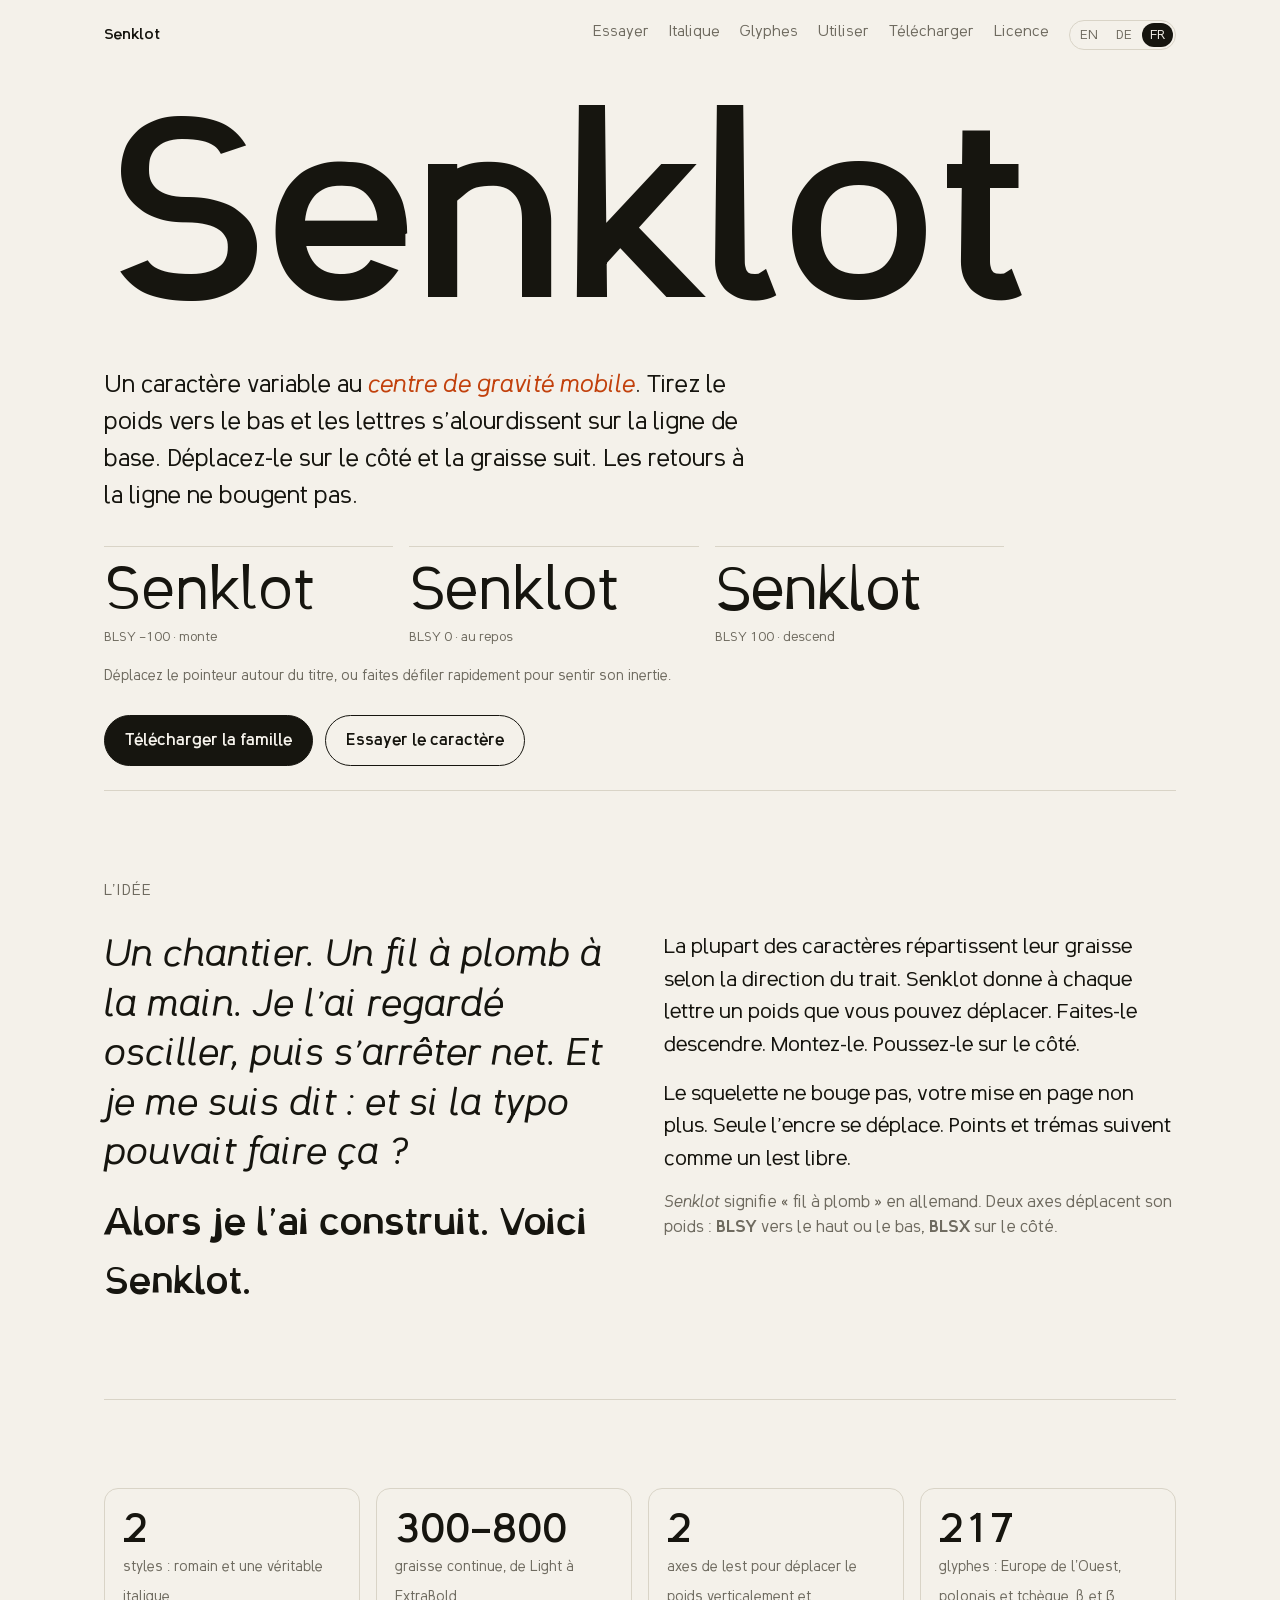
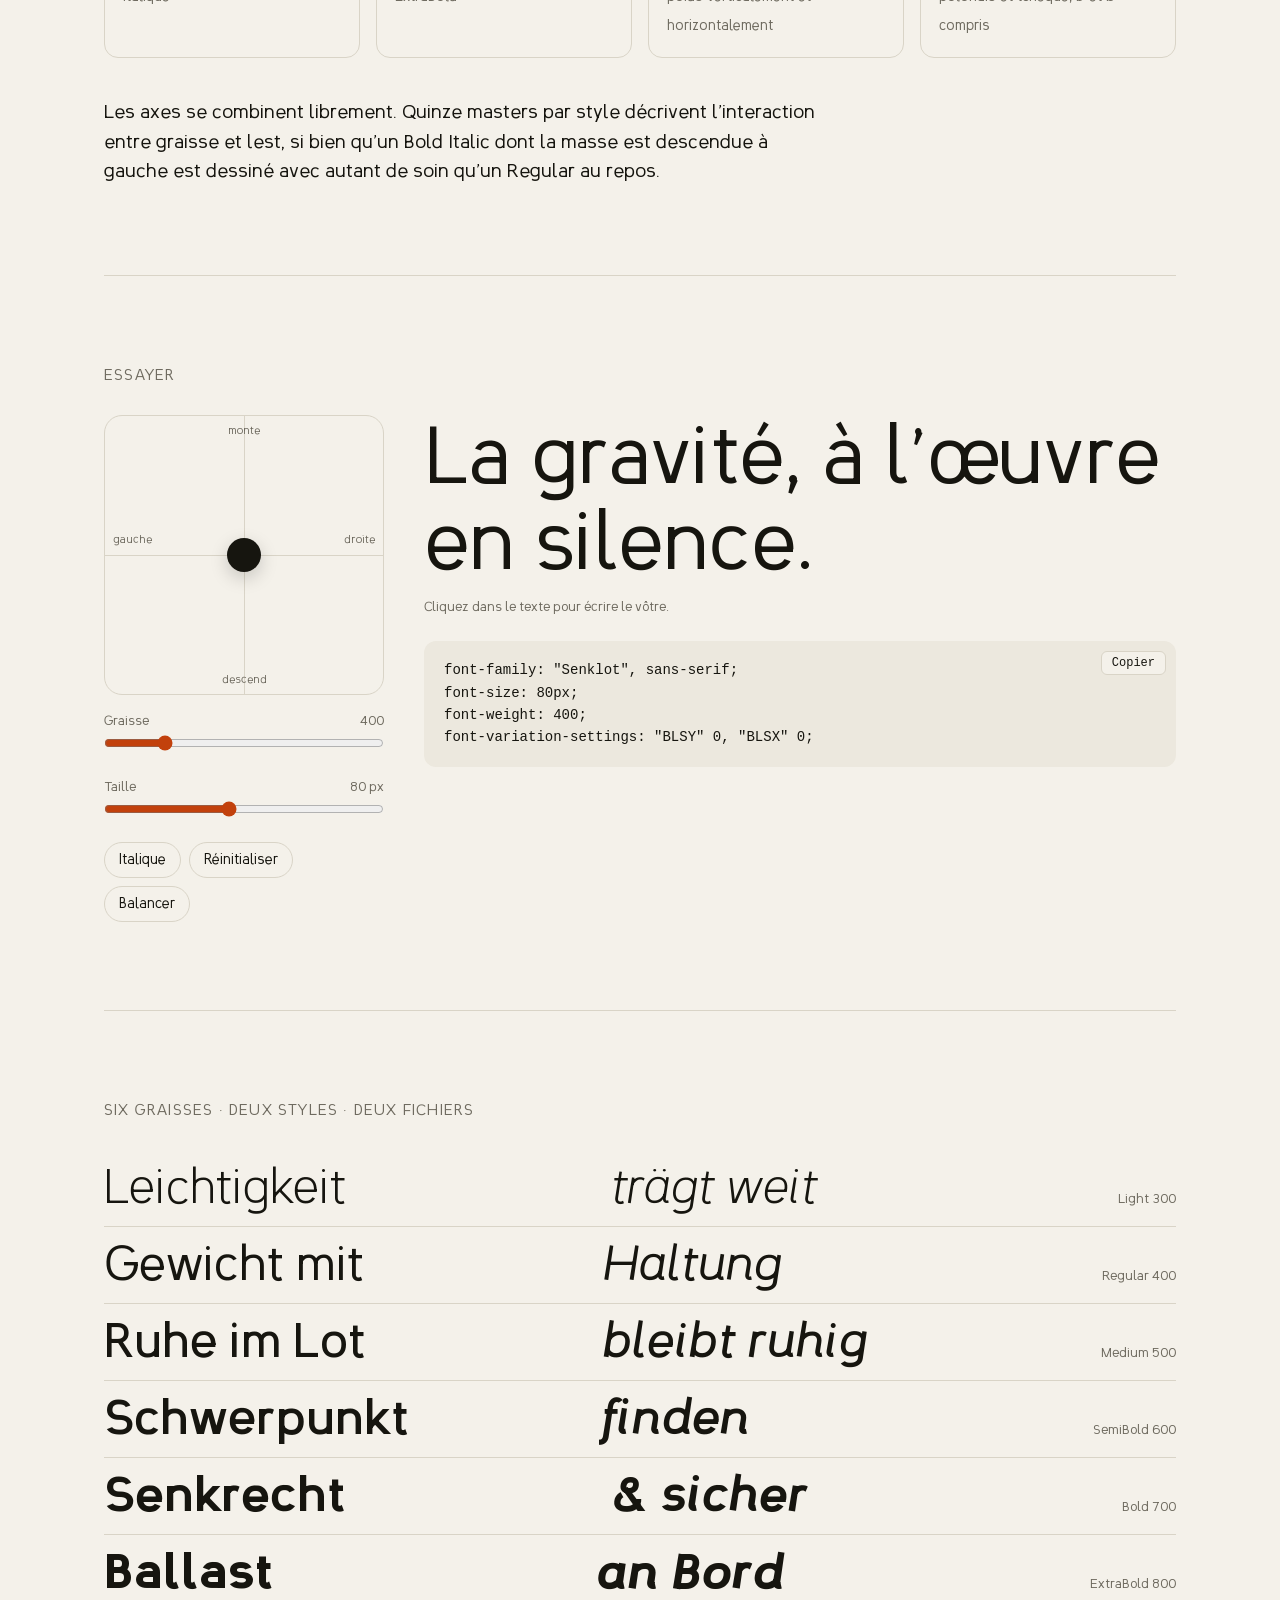
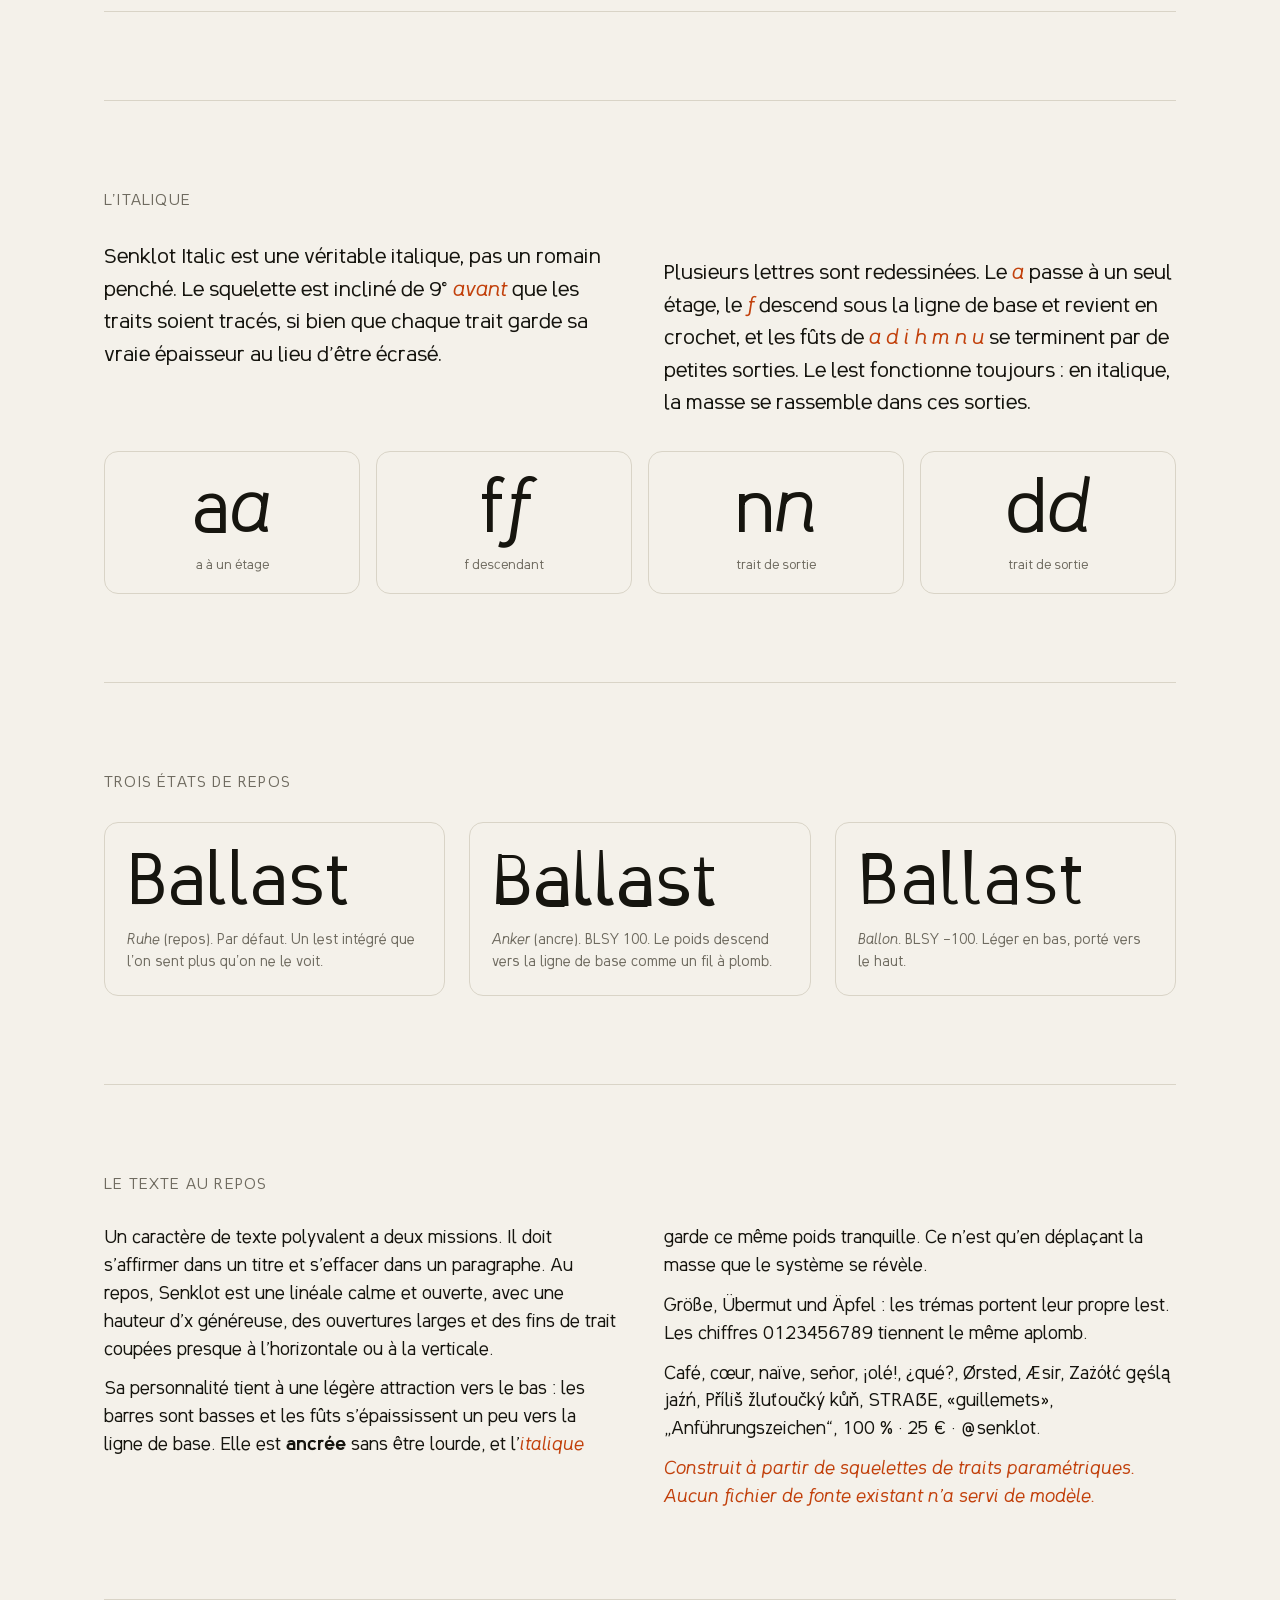
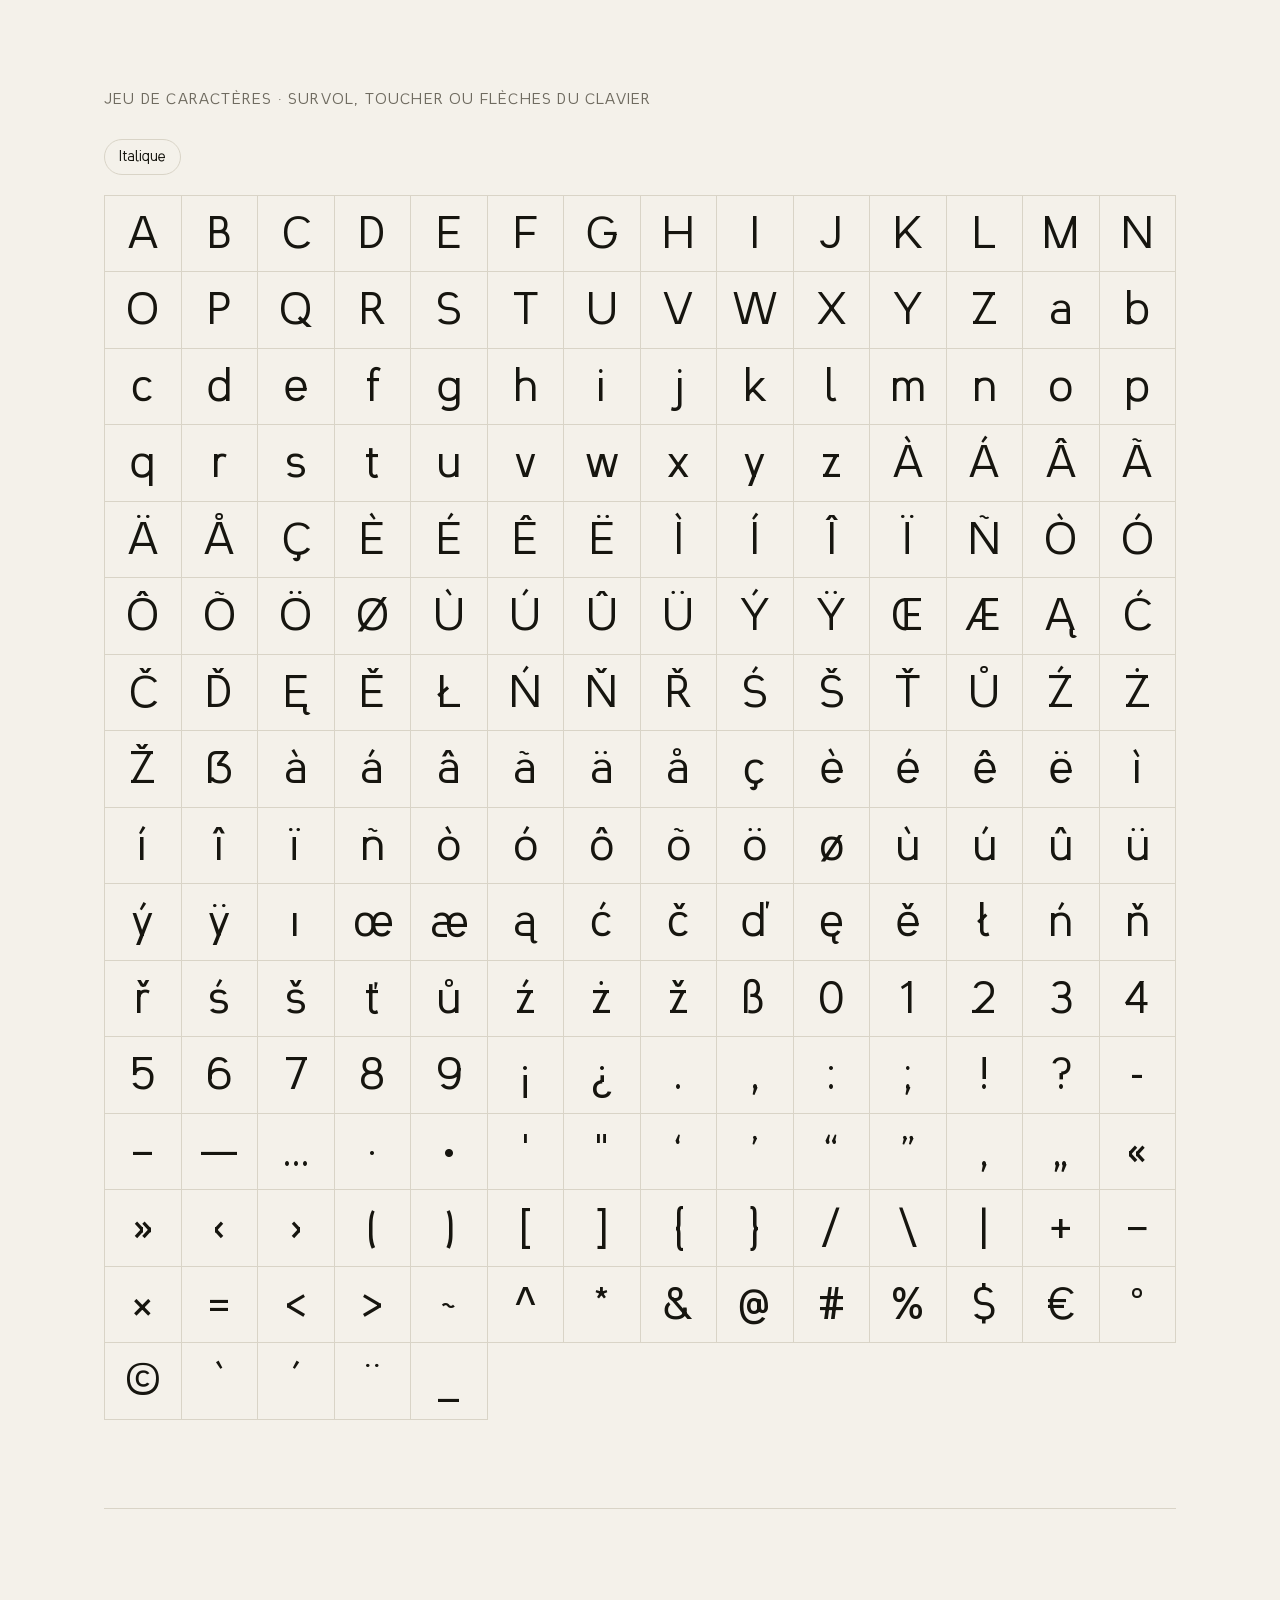
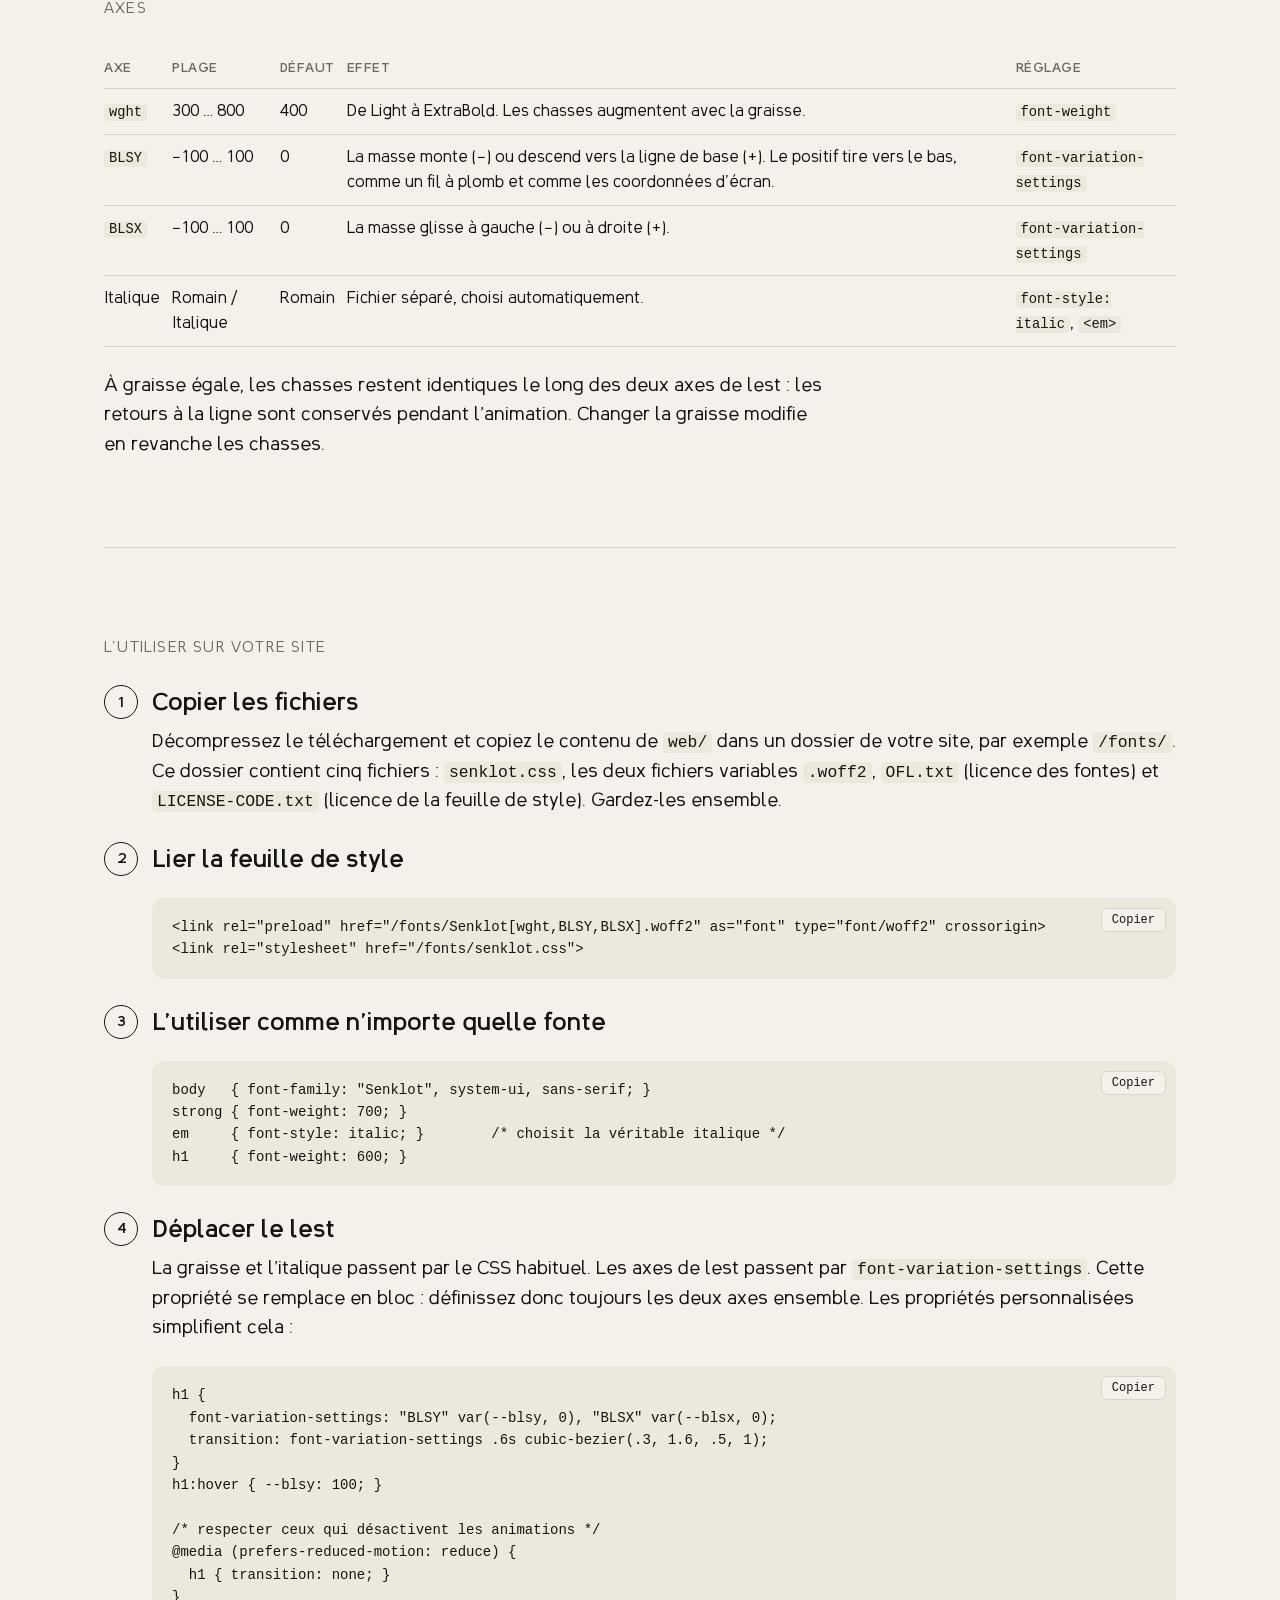
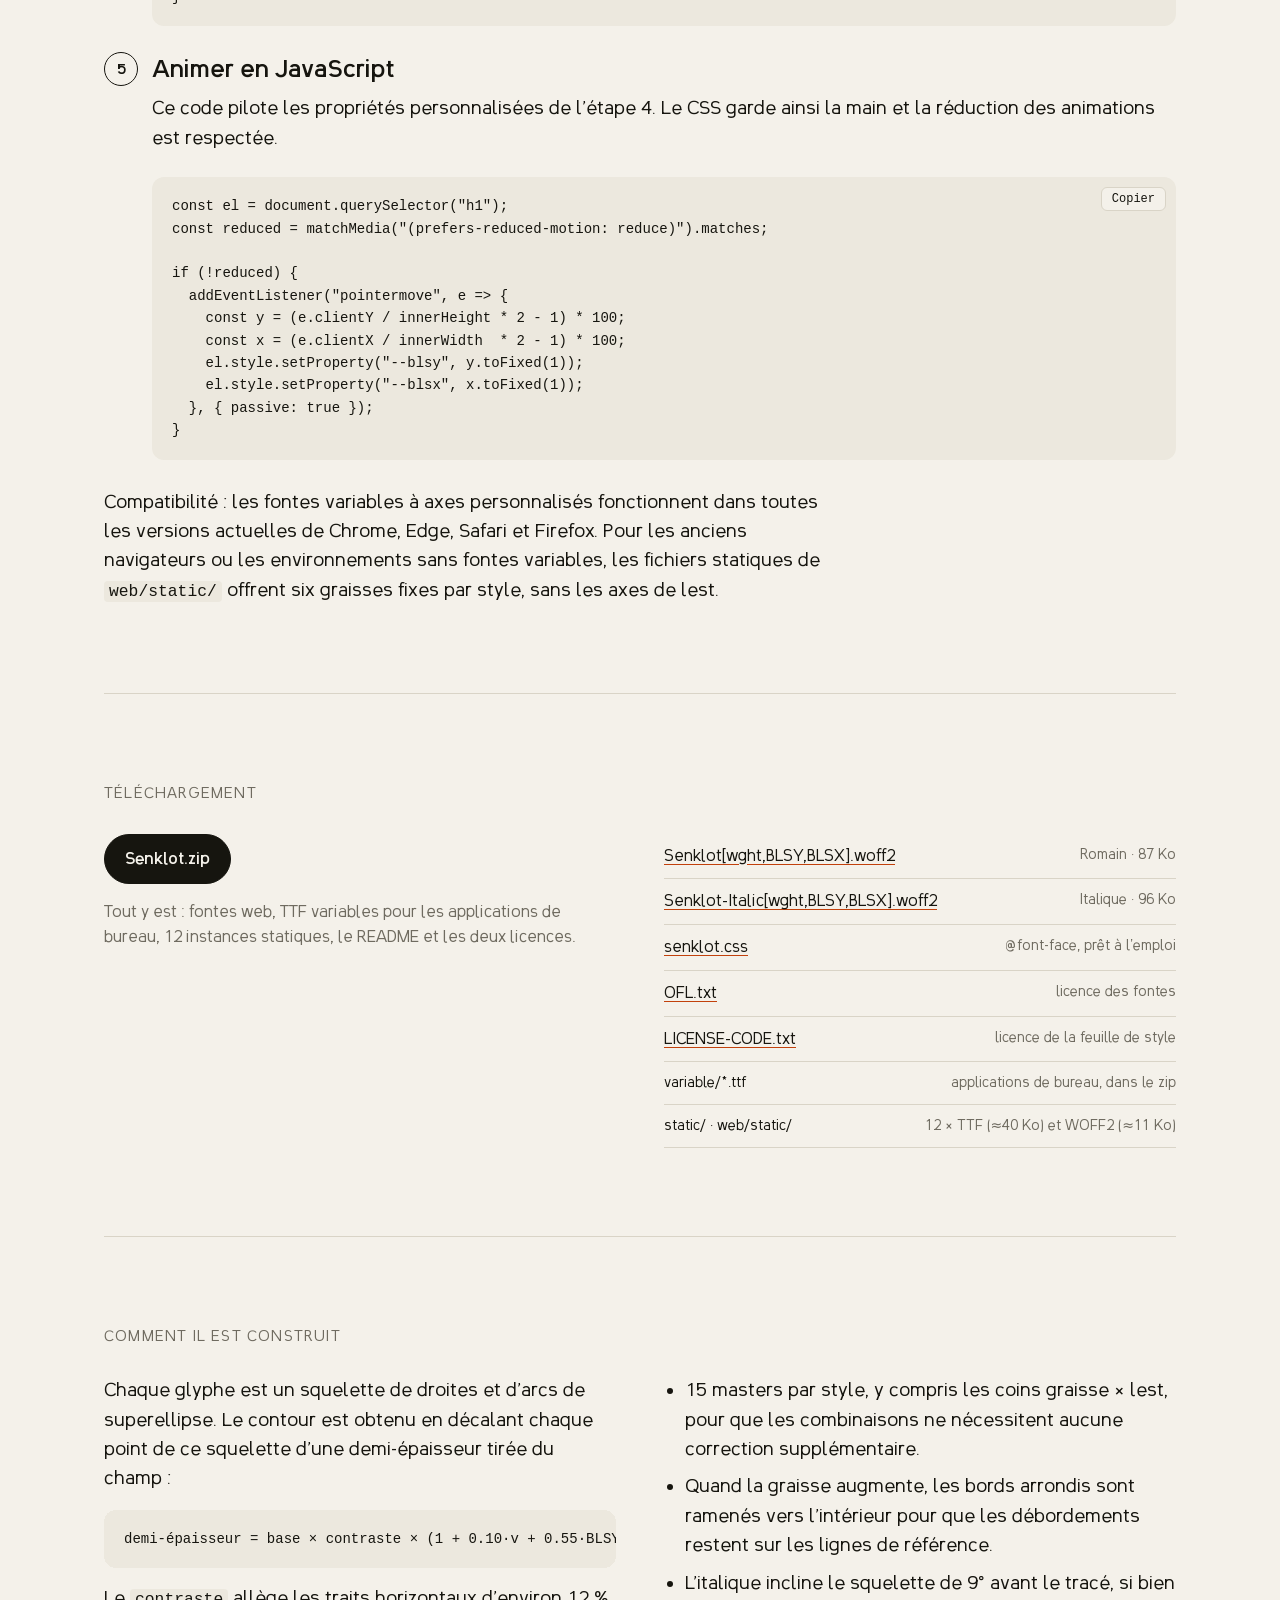
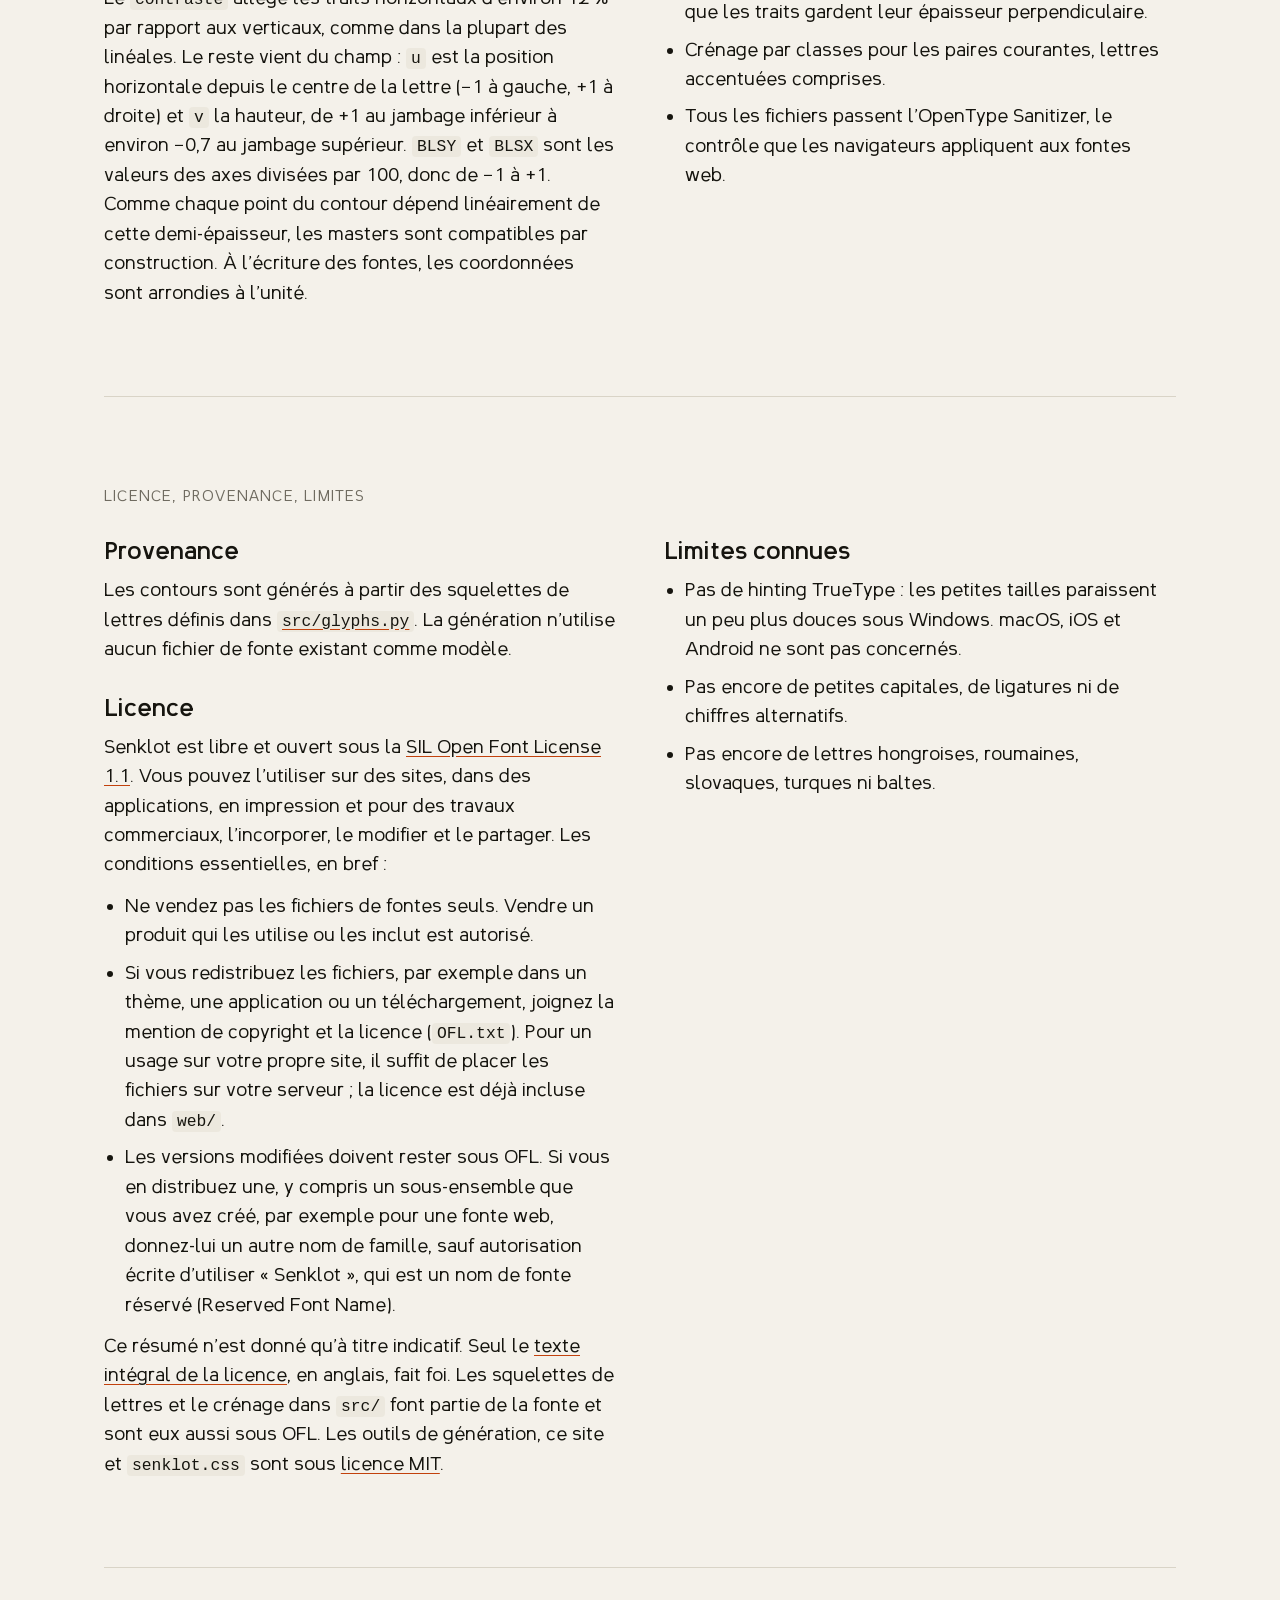
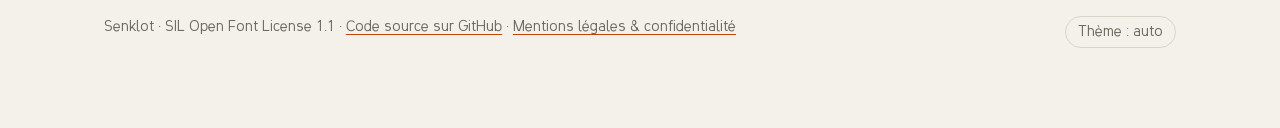
<file: docs/fr/index.html>
<!doctype html>
<html lang="fr">
<head>
<meta charset="utf-8">
<meta name="viewport" content="width=device-width, initial-scale=1">
<title>Senklot · un caractère au centre de gravité mobile</title>
<meta name="description" content="Senklot est une linéale variable originale dont la graisse suit un centre de gravité mobile. Romain et italique, 300–800, deux axes de lest.">
<meta property="og:title" content="Senklot">
<meta property="og:description" content="Une linéale au centre de gravité mobile.">
<link rel="alternate" hreflang="en" href="https://paulwilke.github.io/senklot/">
<link rel="alternate" hreflang="de" href="https://paulwilke.github.io/senklot/de/">
<link rel="alternate" hreflang="fr" href="https://paulwilke.github.io/senklot/fr/">
<link rel="alternate" hreflang="x-default" href="https://paulwilke.github.io/senklot/">
<link rel="preload" href="../fonts/Senklot[wght,BLSY,BLSX].woff2" as="font" type="font/woff2" crossorigin>
<link rel="stylesheet" href="../fonts/senklot.css">
<link rel="icon" href="data:image/svg+xml,<svg xmlns='http://www.w3.org/2000/svg' viewBox='0 0 32 32'><rect width='32' height='32' rx='7' fill='%2316150f'/><circle cx='16' cy='22' r='6' fill='%23fb923c'/></svg>">
<style>
:root {
  --bg: #f4f1ea; --ink: #16150f; --muted: #6f6b60; --line: #d9d4c7; --accent: #c2410c; --card: #ece8de;
}
@media (prefers-color-scheme: dark) {
  :root:not([data-theme="light"]) { --bg: #12110e; --ink: #f1ece0; --muted: #9a9588; --line: #2c2a24; --accent: #fb923c; --card: #1b1a16; }
}
:root[data-theme="dark"] { --bg: #12110e; --ink: #f1ece0; --muted: #9a9588; --line: #2c2a24; --accent: #fb923c; --card: #1b1a16; }
* { box-sizing: border-box; margin: 0; }
html { -webkit-text-size-adjust: 100%; scroll-behavior: smooth; }
body {
  background: var(--bg); color: var(--ink);
  font-family: "Senklot", system-ui, sans-serif;
  font-variation-settings: "BLSY" 0, "BLSX" 0;
  font-size: 19px; line-height: 1.55; overflow-x: hidden;
}
a { color: inherit; text-decoration-color: var(--accent); text-underline-offset: 3px; }
.wrap { max-width: 1120px; margin: 0 auto; padding: 0 24px; }
nav.top { display: flex; justify-content: space-between; align-items: center; gap: 16px; padding: 20px 0; font-size: 15px; color: var(--muted); }
nav.top .links { display: flex; gap: 20px; flex-wrap: wrap; }
nav.top a { text-decoration: none; }
nav.top a:hover { color: var(--ink); }
.lang { display: inline-flex; gap: 2px; border: 1px solid var(--line); border-radius: 999px; padding: 2px; }
nav.top .lang a { padding: 2px 8px; border-radius: 999px; font-size: 13px; }
nav.top .lang a[aria-current] { background: var(--ink); color: var(--bg); }
.brand { color: var(--ink); font-weight: 600; }
.hero { min-height: 80vh; display: flex; flex-direction: column; justify-content: center; }
.hero h1 { font-weight: 600; font-size: clamp(76px, 20vw, 290px); line-height: .95; letter-spacing: -0.01em; user-select: none; white-space: nowrap; }
.hero h1 span { display: inline-block; }
em { color: var(--accent); }
.lede { max-width: 640px; font-size: clamp(19px, 2.2vw, 24px); margin-top: 28px; }
.compare { display: grid; grid-template-columns: repeat(3, 1fr); gap: 16px; margin-top: 32px; max-width: 900px; }
.compare figure { border-top: 1px solid var(--line); padding-top: 10px; }
.compare div { font-size: clamp(30px, 5vw, 60px); font-weight: 400; line-height: 1.1; }
.compare figcaption { font-size: 13px; color: var(--muted); margin-top: 4px; font-variant-numeric: tabular-nums; }
.hint { color: var(--muted); font-size: 14px; margin-top: 18px; }
.hint button { font: inherit; color: var(--accent); background: none; border: 0; padding: 0; cursor: pointer; text-decoration: underline; }
.cta { display: flex; gap: 12px; flex-wrap: wrap; margin-top: 28px; }
.btn { display: inline-block; font: inherit; font-size: 16px; font-weight: 600; padding: 12px 20px; border-radius: 999px; border: 1px solid var(--ink); text-decoration: none; cursor: pointer; background: none; color: var(--ink); }
.btn.solid { background: var(--ink); color: var(--bg); }
section { padding: 88px 0; border-top: 1px solid var(--line); }
h2 { font-weight: 400; font-size: 15px; letter-spacing: .08em; text-transform: uppercase; color: var(--muted); margin-bottom: 28px; }
h3 { font-size: 24px; font-weight: 600; margin-bottom: 10px; line-height: 1.25; }
.two { display: grid; grid-template-columns: 1fr 1fr; gap: 48px; align-items: start; }
.two > *, .play > * { min-width: 0; }
.story { font-size: clamp(26px, 3.2vw, 38px) !important; line-height: 1.3; font-style: italic; }
.story-end { font-size: clamp(26px, 3.2vw, 38px) !important; font-weight: 600; font-variation-settings: "BLSY" 100, "BLSX" 0; }
.big p { font-size: 21px; max-width: 540px; }
.big p + p, .prose p + p { margin-top: 16px; }
.prose { max-width: 720px; }

/* playground */
.play { display: grid; grid-template-columns: 280px 1fr; gap: 40px; align-items: start; }
.pad { width: 100%; max-width: 280px; aspect-ratio: 1; border: 1px solid var(--line); border-radius: 18px; position: relative; touch-action: none; cursor: grab;
  background: linear-gradient(var(--line), var(--line)) center/1px 100% no-repeat, linear-gradient(var(--line), var(--line)) center/100% 1px no-repeat; }
.pad .ball { position: absolute; width: 34px; height: 34px; margin: -17px 0 0 -17px; border-radius: 50%; background: var(--ink); left: 50%; top: 50%; box-shadow: 0 6px 18px rgba(0,0,0,.18); pointer-events: none; }
.pad .ax { position: absolute; font-size: 11px; color: var(--muted); pointer-events: none; }
.ctl { margin-top: 16px; max-width: 280px; }
.ctl label { display: flex; justify-content: space-between; font-size: 13px; color: var(--muted); font-variant-numeric: tabular-nums; }
.ctl input[type=range] { width: 100%; accent-color: var(--accent); }
.toggles { display: flex; gap: 8px; margin-top: 16px; flex-wrap: wrap; }
.chip { font: inherit; font-size: 14px; padding: 6px 14px; border-radius: 999px; border: 1px solid var(--line); background: none; color: var(--ink); cursor: pointer; }
.chip[aria-pressed="true"] { background: var(--ink); color: var(--bg); border-color: var(--ink); }
.sample { font-size: clamp(44px, 7vw, 96px); line-height: 1.08; outline: none; overflow-wrap: anywhere; min-height: 2.2em; }
.edit-hint { font-size: 13px; color: var(--muted); margin-top: 6px; }
.code { margin-top: 24px; position: relative; }
pre { font: 14px/1.6 ui-monospace, Menlo, Consolas, monospace; background: var(--card); padding: 18px 20px; border-radius: 12px; overflow-x: auto; white-space: pre; }
.copy { position: absolute; top: 10px; right: 10px; font: 12px ui-monospace, Menlo, monospace; padding: 4px 10px; border-radius: 6px; border: 1px solid var(--line); background: var(--bg); color: var(--ink); cursor: pointer; }

/* weights */
.wtable div { font-size: clamp(26px, 4vw, 48px); line-height: 1.25; display: grid; grid-template-columns: 1fr 1fr auto; gap: 24px; align-items: baseline; border-bottom: 1px solid var(--line); padding: 8px 0; }
.wtable small { font-size: 13px; color: var(--muted); font-weight: 400; font-style: normal; white-space: nowrap; }
.wtable span { white-space: nowrap; overflow: hidden; text-overflow: ellipsis; }

/* italic */
.pairs { display: grid; grid-template-columns: repeat(4, 1fr); gap: 16px; margin-top: 32px; }
.pairs figure { border: 1px solid var(--line); border-radius: 14px; padding: 18px; text-align: center; }
.pairs .g { font-size: 72px; line-height: 1.1; }
.pairs figcaption { font-size: 13px; color: var(--muted); margin-top: 6px; }

.states { display: grid; grid-template-columns: repeat(3, 1fr); gap: 24px; }
.states figure { border: 1px solid var(--line); border-radius: 14px; padding: 22px; }
.states .s { font-size: clamp(40px, 6vw, 72px); line-height: 1; }
.states figcaption { color: var(--muted); font-size: 14px; margin-top: 12px; }

.grid { display: grid; grid-template-columns: repeat(auto-fill, minmax(76px, 1fr)); border-left: 1px solid var(--line); border-top: 1px solid var(--line); margin-top: 20px; }
.grid div { aspect-ratio: 1; display: grid; place-items: center; font-size: 44px; border-right: 1px solid var(--line); border-bottom: 1px solid var(--line); transition: font-variation-settings .5s cubic-bezier(.3,1.6,.5,1); }
.grid div:hover, .grid div:focus-visible, .grid div.on { font-variation-settings: "BLSY" 100, "BLSX" 0; }
.grid div:focus-visible { outline: 2px solid var(--accent); outline-offset: -2px; }
.grid.it div { font-style: italic; }

.text { columns: 2; column-gap: 48px; font-size: 18px; }
.text p + p { margin-top: 12px; }

.tscroll { overflow-x: auto; }
td code { overflow-wrap: anywhere; }
table { width: 100%; border-collapse: collapse; font-size: 16px; }
th, td { text-align: left; padding: 10px 12px 10px 0; border-bottom: 1px solid var(--line); vertical-align: top; }
th { font-weight: 600; font-size: 13px; color: var(--muted); letter-spacing: .04em; text-transform: uppercase; }
td code, p code, li code { font: 0.86em ui-monospace, Menlo, monospace; background: var(--card); padding: 1px 5px; border-radius: 4px; }
.steps { counter-reset: s; list-style: none; padding: 0; }
.steps > li { counter-increment: s; position: relative; padding-left: 48px; margin-bottom: 28px; }
.steps > li::before { content: counter(s); position: absolute; left: 0; top: -2px; width: 32px; height: 32px; border-radius: 50%; border: 1px solid var(--ink); display: grid; place-items: center; font-weight: 600; font-size: 15px; }
.steps pre { margin-top: 10px; }
.files { list-style: none; padding: 0; }
.files li { display: flex; justify-content: space-between; gap: 16px; border-bottom: 1px solid var(--line); padding: 10px 0; font-size: 16px; }
.files li span { color: var(--muted); font-size: 14px; text-align: right; }
.files li a { overflow-wrap: anywhere; }
.facts { display: grid; grid-template-columns: repeat(4, 1fr); gap: 16px; margin-bottom: 40px; }
.facts div { border: 1px solid var(--line); border-radius: 14px; padding: 18px; min-width: 0; overflow-wrap: break-word; hyphens: auto; }
@media (max-width: 420px) { .facts { grid-template-columns: 1fr; } }
.facts b { display: block; font-size: 40px; font-weight: 600; line-height: 1.1; }
.facts span { font-size: 14px; color: var(--muted); }
ul.plain { padding-left: 1.1em; }
ul.plain li + li { margin-top: 8px; }
footer { padding: 48px 0 80px; color: var(--muted); font-size: 14px; border-top: 1px solid var(--line); display: flex; justify-content: space-between; gap: 16px; flex-wrap: wrap; }
.theme { font: inherit; color: inherit; background: none; border: 1px solid var(--line); border-radius: 999px; padding: 4px 12px; cursor: pointer; }

@media (max-width: 860px) {
  .facts, .pairs { grid-template-columns: repeat(2, 1fr); }
}
@media (max-width: 760px) {
  .wrap { padding: 0 16px; }
  nav.top .links > a:not(.keep) { display: none; }
  .two, .play { grid-template-columns: 1fr; }
  .states, .compare { grid-template-columns: 1fr; }
  .text { columns: 1; }
  .hero h1 { white-space: normal; }
  .wtable div { grid-template-columns: 1fr auto; }
  .wtable span:nth-child(2) { display: none; }
  section { padding: 64px 0; }
}
</style>
</head>
<body>
<div class="wrap">
  <nav class="top">
    <a class="brand" href="#">Senklot</a>
    <div class="links">
      <a href="#play">Essayer</a>
      <a href="#italic">Italique</a>
      <a href="#glyphs">Glyphes</a>
      <a class="keep" href="#use">Utiliser</a>
      <a class="keep" href="#download">Télécharger</a>
      <a href="#about">Licence</a>
      <span class="lang"><a href="../" lang="en">EN</a><a href="../de/" lang="de">DE</a><a href="./" lang="fr" aria-current="page">FR</a></span>
    </div>
  </nav>

  <header class="hero">
    <h1 id="hero" aria-label="Senklot">Senklot</h1>
    <p class="lede">Un caractère variable au <em>centre de gravité mobile</em>. Tirez le poids vers le bas et les lettres s’alourdissent sur la ligne de base. Déplacez-le sur le côté et la graisse suit. Les retours à la ligne ne bougent pas.</p>
    <div class="compare" aria-label="Le même mot avec la masse levée, au repos et descendue">
      <figure><div style="font-variation-settings:'BLSY' -100,'BLSX' 0">Senklot</div><figcaption>BLSY −100 · monte</figcaption></figure>
      <figure><div>Senklot</div><figcaption>BLSY 0 · au repos</figcaption></figure>
      <figure><div style="font-variation-settings:'BLSY' 100,'BLSX' 0">Senklot</div><figcaption>BLSY 100 · descend</figcaption></figure>
    </div>
    <p class="hint" id="hint">Déplacez le pointeur autour du titre, ou faites défiler rapidement pour sentir son inertie. <button id="tilt" hidden>Activer l’inclinaison</button></p>
    <div class="cta">
      <a class="btn solid" href="../downloads/Senklot.zip" download>Télécharger la famille</a>
      <a class="btn" href="#play">Essayer le caractère</a>
    </div>
  </header>

  <section id="story">
    <h2>L’idée</h2>
    <div class="two big">
      <div>
        <p class="story">Un chantier. Un fil à plomb à la main. Je l’ai regardé osciller, puis s’arrêter net. Et je me suis dit : et si la typo pouvait faire ça ?</p>
        <p class="story-end">Alors je l’ai construit. Voici Senklot.</p>
      </div>
      <div>
        <p>La plupart des caractères répartissent leur graisse selon la direction du trait. Senklot donne à chaque lettre un poids que vous pouvez déplacer. Faites-le descendre. Montez-le. Poussez-le sur le côté.</p>
        <p>Le squelette ne bouge pas, votre mise en page non plus. Seule l’encre se déplace. Points et trémas suivent comme un lest libre.</p>
        <p style="font-size:16px;color:var(--muted)"><i>Senklot</i> signifie « fil à plomb » en allemand. Deux axes déplacent son poids : <strong>BLSY</strong> vers le haut ou le bas, <strong>BLSX</strong> sur le côté.</p>
      </div>
    </div>
  </section>

  <section>
    <div class="facts">
      <div><b>2</b><span>styles : romain et une véritable italique</span></div>
      <div><b>300–800</b><span>graisse continue, de Light à ExtraBold</span></div>
      <div><b>2</b><span>axes de lest pour déplacer le poids verticalement et horizontalement</span></div>
      <div><b>217</b><span>glyphes : Europe de l’Ouest, polonais et tchèque, ß et ẞ compris</span></div>
    </div>
    <div class="prose"><p>Les axes se combinent librement. Quinze masters par style décrivent l’interaction entre graisse et lest, si bien qu’un Bold Italic dont la masse est descendue à gauche est dessiné avec autant de soin qu’un Regular au repos.</p></div>
  </section>

  <section id="play">
    <h2>Essayer</h2>
    <div class="play">
      <div>
        <div class="pad" id="pad" role="slider" aria-label="Position du lest" tabindex="0" aria-valuetext="BLSY 0, BLSX 0">
          <span class="ax" style="top:6px;left:50%;transform:translateX(-50%)">monte</span>
          <span class="ax" style="bottom:6px;left:50%;transform:translateX(-50%)">descend</span>
          <span class="ax" style="left:8px;top:50%;transform:translateY(-140%)">gauche</span>
          <span class="ax" style="right:8px;top:50%;transform:translateY(-140%)">droite</span>
          <div class="ball" id="ball"></div>
        </div>
        <div class="ctl"><label for="w"><span>Graisse</span><span id="wv">400</span></label><input id="w" type="range" min="300" max="800" value="400"></div>
        <div class="ctl"><label for="sz"><span>Taille</span><span id="szv">80 px</span></label><input id="sz" type="range" min="16" max="160" value="80"></div>
        <div class="toggles">
          <button class="chip" id="it" aria-pressed="false">Italique</button>
          <button class="chip" id="reset">Réinitialiser</button>
          <button class="chip" id="swing">Balancer</button>
        </div>
      </div>
      <div>
        <div class="sample" id="sample" contenteditable="true" spellcheck="false" aria-label="Texte d’exemple, modifiable">La gravité, à l’œuvre en silence.</div>
        <p class="edit-hint">Cliquez dans le texte pour écrire le vôtre.</p>
        <div class="code"><pre id="css"></pre><button class="copy" data-copy="css">Copier</button></div>
      </div>
    </div>
  </section>

  <section>
    <h2>Six graisses · deux styles · deux fichiers</h2>
    <div class="wtable">
      <div style="font-weight:300"><span>Leichtigkeit</span><span style="font-style:italic">trägt weit</span><small>Light 300</small></div>
      <div style="font-weight:400"><span>Gewicht mit</span><span style="font-style:italic">Haltung</span><small>Regular 400</small></div>
      <div style="font-weight:500"><span>Ruhe im Lot</span><span style="font-style:italic">bleibt ruhig</span><small>Medium 500</small></div>
      <div style="font-weight:600"><span>Schwerpunkt</span><span style="font-style:italic">finden</span><small>SemiBold 600</small></div>
      <div style="font-weight:700"><span>Senkrecht</span><span style="font-style:italic">&amp; sicher</span><small>Bold 700</small></div>
      <div style="font-weight:800"><span>Ballast</span><span style="font-style:italic">an Bord</span><small>ExtraBold 800</small></div>
    </div>
  </section>

  <section id="italic">
    <h2>L’italique</h2>
    <div class="two big">
      <p>Senklot Italic est une véritable italique, pas un romain penché. Le squelette est incliné de 9° <em>avant</em> que les traits soient tracés, si bien que chaque trait garde sa vraie épaisseur au lieu d’être écrasé.</p>
      <p>Plusieurs lettres sont redessinées. Le <em>a</em> passe à un seul étage, le <em>f</em> descend sous la ligne de base et revient en crochet, et les fûts de <em>a d i h m n u</em> se terminent par de petites sorties. Le lest fonctionne toujours : en italique, la masse se rassemble dans ces sorties.</p>
    </div>
    <div class="pairs">
      <figure><div class="g">a<i>a</i></div><figcaption>a à un étage</figcaption></figure>
      <figure><div class="g">f<i>f</i></div><figcaption>f descendant</figcaption></figure>
      <figure><div class="g">n<i>n</i></div><figcaption>trait de sortie</figcaption></figure>
      <figure><div class="g">d<i>d</i></div><figcaption>trait de sortie</figcaption></figure>
    </div>
  </section>

  <section>
    <h2>Trois états de repos</h2>
    <div class="states">
      <figure><div class="s" style="font-variation-settings:'BLSY' 0,'BLSX' 0">Ballast</div><figcaption><i>Ruhe</i> (repos). Par défaut. Un lest intégré que l’on sent plus qu’on ne le voit.</figcaption></figure>
      <figure><div class="s" style="font-variation-settings:'BLSY' 100,'BLSX' 0">Ballast</div><figcaption><i>Anker</i> (ancre). BLSY 100. Le poids descend vers la ligne de base comme un fil à plomb.</figcaption></figure>
      <figure><div class="s" style="font-variation-settings:'BLSY' -100,'BLSX' 0">Ballast</div><figcaption><i>Ballon</i>. BLSY −100. Léger en bas, porté vers le haut.</figcaption></figure>
    </div>
  </section>

  <section>
    <h2>Le texte au repos</h2>
    <div class="text">
      <p>Un caractère de texte polyvalent a deux missions. Il doit s’affirmer dans un titre et s’effacer dans un paragraphe. Au repos, Senklot est une linéale calme et ouverte, avec une hauteur d’x généreuse, des ouvertures larges et des fins de trait coupées presque à l’horizontale ou à la verticale.</p>
      <p>Sa personnalité tient à une légère attraction vers le bas : les barres sont basses et les fûts s’épaississent un peu vers la ligne de base. Elle est <strong>ancrée</strong> sans être lourde, et l’<em>italique</em> garde ce même poids tranquille. Ce n’est qu’en déplaçant la masse que le système se révèle.</p>
      <p>Größe, Übermut und Äpfel : les trémas portent leur propre lest. Les chiffres 0123456789 tiennent le même aplomb.</p>
      <p>Café, cœur, naïve, señor, ¡olé!, ¿qué?, Ørsted, Æsir, Zażółć gęślą jaźń, Příliš žluťoučký kůň, STRAẞE, «guillemets», „Anführungszeichen“, 100 % · 25 € · @senklot.</p>
      <p><em>Construit à partir de squelettes de traits paramétriques. Aucun fichier de fonte existant n’a servi de modèle.</em></p>
    </div>
  </section>

  <section id="glyphs">
    <h2>Jeu de caractères · survol, toucher ou flèches du clavier</h2>
    <div class="toggles"><button class="chip" id="gr-it" aria-pressed="false">Italique</button></div>
    <div class="grid" id="grid" role="grid" aria-label="Jeu de caractères"></div>
  </section>

  <section id="axes">
    <h2>Axes</h2>
    <div class="tscroll"><table>
      <thead><tr><th>Axe</th><th>Plage</th><th>Défaut</th><th>Effet</th><th>Réglage</th></tr></thead>
      <tbody>
        <tr><td><code>wght</code></td><td>300 … 800</td><td>400</td><td>De Light à ExtraBold. Les chasses augmentent avec la graisse.</td><td><code>font-weight</code></td></tr>
        <tr><td><code>BLSY</code></td><td>−100 … 100</td><td>0</td><td>La masse monte (−) ou descend vers la ligne de base (+). Le positif tire vers le bas, comme un fil à plomb et comme les coordonnées d’écran.</td><td><code>font-variation-settings</code></td></tr>
        <tr><td><code>BLSX</code></td><td>−100 … 100</td><td>0</td><td>La masse glisse à gauche (−) ou à droite (+).</td><td><code>font-variation-settings</code></td></tr>
        <tr><td>Italique</td><td>Romain / Italique</td><td>Romain</td><td>Fichier séparé, choisi automatiquement.</td><td><code>font-style: italic</code>, <code>&lt;em&gt;</code></td></tr>
      </tbody>
    </table></div>
    <div class="prose" style="margin-top:24px"><p>À graisse égale, les chasses restent identiques le long des deux axes de lest : les retours à la ligne sont conservés pendant l’animation. Changer la graisse modifie en revanche les chasses.</p></div>
  </section>

  <section id="use">
    <h2>L’utiliser sur votre site</h2>
    <ol class="steps">
      <li><h3>Copier les fichiers</h3><p>Décompressez le téléchargement et copiez le contenu de <code>web/</code> dans un dossier de votre site, par exemple <code>/fonts/</code>. Ce dossier contient cinq fichiers : <code>senklot.css</code>, les deux fichiers variables <code>.woff2</code>, <code>OFL.txt</code> (licence des fontes) et <code>LICENSE-CODE.txt</code> (licence de la feuille de style). Gardez-les ensemble.</p></li>
      <li><h3>Lier la feuille de style</h3>
        <div class="code"><pre id="c1">&lt;link rel="preload" href="/fonts/Senklot[wght,BLSY,BLSX].woff2" as="font" type="font/woff2" crossorigin&gt;
&lt;link rel="stylesheet" href="/fonts/senklot.css"&gt;</pre><button class="copy" data-copy="c1">Copier</button></div></li>
      <li><h3>L’utiliser comme n’importe quelle fonte</h3>
        <div class="code"><pre id="c2">body   { font-family: "Senklot", system-ui, sans-serif; }
strong { font-weight: 700; }
em     { font-style: italic; }        /* choisit la véritable italique */
h1     { font-weight: 600; }</pre><button class="copy" data-copy="c2">Copier</button></div></li>
      <li><h3>Déplacer le lest</h3>
        <p>La graisse et l’italique passent par le CSS habituel. Les axes de lest passent par <code>font-variation-settings</code>. Cette propriété se remplace en bloc : définissez donc toujours les deux axes ensemble. Les propriétés personnalisées simplifient cela :</p>
        <div class="code"><pre id="c3">h1 {
  font-variation-settings: "BLSY" var(--blsy, 0), "BLSX" var(--blsx, 0);
  transition: font-variation-settings .6s cubic-bezier(.3, 1.6, .5, 1);
}
h1:hover { --blsy: 100; }

/* respecter ceux qui désactivent les animations */
@media (prefers-reduced-motion: reduce) {
  h1 { transition: none; }
}</pre><button class="copy" data-copy="c3">Copier</button></div></li>
      <li><h3>Animer en JavaScript</h3>
        <p>Ce code pilote les propriétés personnalisées de l’étape 4. Le CSS garde ainsi la main et la réduction des animations est respectée.</p>
        <div class="code"><pre id="c4">const el = document.querySelector("h1");
const reduced = matchMedia("(prefers-reduced-motion: reduce)").matches;

if (!reduced) {
  addEventListener("pointermove", e =&gt; {
    const y = (e.clientY / innerHeight * 2 - 1) * 100;
    const x = (e.clientX / innerWidth  * 2 - 1) * 100;
    el.style.setProperty("--blsy", y.toFixed(1));
    el.style.setProperty("--blsx", x.toFixed(1));
  }, { passive: true });
}</pre><button class="copy" data-copy="c4">Copier</button></div></li>
    </ol>
    <div class="prose"><p>Compatibilité : les fontes variables à axes personnalisés fonctionnent dans toutes les versions actuelles de Chrome, Edge, Safari et Firefox. Pour les anciens navigateurs ou les environnements sans fontes variables, les fichiers statiques de <code>web/static/</code> offrent six graisses fixes par style, sans les axes de lest.</p></div>
  </section>

  <section id="download">
    <h2>Téléchargement</h2>
    <div class="two">
      <div>
        <a class="btn solid" href="../downloads/Senklot.zip" download>Senklot.zip</a>
        <p style="margin-top:16px;font-size:16px;color:var(--muted)">Tout y est : fontes web, TTF variables pour les applications de bureau, 12 instances statiques, le README et les deux licences.</p>
      </div>
      <ul class="files">
        <li><a href="../fonts/Senklot[wght,BLSY,BLSX].woff2" download>Senklot[wght,BLSY,BLSX].woff2</a><span>Romain · 87 Ko</span></li>
        <li><a href="../fonts/Senklot-Italic[wght,BLSY,BLSX].woff2" download>Senklot-Italic[wght,BLSY,BLSX].woff2</a><span>Italique · 96 Ko</span></li>
        <li><a href="../fonts/senklot.css" download>senklot.css</a><span>@font-face, prêt à l’emploi</span></li>
        <li><a href="../fonts/OFL.txt" download>OFL.txt</a><span>licence des fontes</span></li>
        <li><a href="../fonts/LICENSE-CODE.txt" download>LICENSE-CODE.txt</a><span>licence de la feuille de style</span></li>
        <li><span style="color:inherit">variable/*.ttf</span><span>applications de bureau, dans le zip</span></li>
        <li><span style="color:inherit">static/ · web/static/</span><span>12 × TTF (≈40 Ko) et WOFF2 (≈11 Ko)</span></li>
      </ul>
    </div>
  </section>

  <section id="how">
    <h2>Comment il est construit</h2>
    <div class="two">
      <div class="prose">
        <p>Chaque glyphe est un squelette de droites et d’arcs de superellipse. Le contour est obtenu en décalant chaque point de ce squelette d’une demi-épaisseur tirée du champ :</p>
        <pre style="margin:16px 0">demi-épaisseur = base × contraste × (1 + 0.10·v + 0.55·BLSY·v + 0.40·BLSX·u)</pre>
        <p>Le <code>contraste</code> allège les traits horizontaux d’environ 12 % par rapport aux verticaux, comme dans la plupart des linéales. Le reste vient du champ : <code>u</code> est la position horizontale depuis le centre de la lettre (−1 à gauche, +1 à droite) et <code>v</code> la hauteur, de +1 au jambage inférieur à environ −0,7 au jambage supérieur. <code>BLSY</code> et <code>BLSX</code> sont les valeurs des axes divisées par 100, donc de −1 à +1. Comme chaque point du contour dépend linéairement de cette demi-épaisseur, les masters sont compatibles par construction. À l’écriture des fontes, les coordonnées sont arrondies à l’unité.</p>
      </div>
      <ul class="plain">
        <li>15 masters par style, y compris les coins graisse × lest, pour que les combinaisons ne nécessitent aucune correction supplémentaire.</li>
        <li>Quand la graisse augmente, les bords arrondis sont ramenés vers l’intérieur pour que les débordements restent sur les lignes de référence.</li>
        <li>L’italique incline le squelette de 9° avant le tracé, si bien que les traits gardent leur épaisseur perpendiculaire.</li>
        <li>Crénage par classes pour les paires courantes, lettres accentuées comprises.</li>
        <li>Tous les fichiers passent l’OpenType Sanitizer, le contrôle que les navigateurs appliquent aux fontes web.</li>
      </ul>
    </div>
  </section>

  <section id="about">
    <h2>Licence, provenance, limites</h2>
    <div class="two">
      <div class="prose">
        <h3>Provenance</h3>
        <p>Les contours sont générés à partir des squelettes de lettres définis dans <a href="https://github.com/paulwilke/senklot/blob/main/src/glyphs.py"><code>src/glyphs.py</code></a>. La génération n’utilise aucun fichier de fonte existant comme modèle.</p>
        <h3 style="margin-top:28px">Licence</h3>
        <p>Senklot est libre et ouvert sous la <a href="https://openfontlicense.org">SIL Open Font License 1.1</a>. Vous pouvez l’utiliser sur des sites, dans des applications, en impression et pour des travaux commerciaux, l’incorporer, le modifier et le partager. Les conditions essentielles, en bref :</p>
        <ul class="plain" style="margin-top:12px">
          <li>Ne vendez pas les fichiers de fontes seuls. Vendre un produit qui les utilise ou les inclut est autorisé.</li>
          <li>Si vous redistribuez les fichiers, par exemple dans un thème, une application ou un téléchargement, joignez la mention de copyright et la licence (<code>OFL.txt</code>). Pour un usage sur votre propre site, il suffit de placer les fichiers sur votre serveur ; la licence est déjà incluse dans <code>web/</code>.</li>
          <li>Les versions modifiées doivent rester sous OFL. Si vous en distribuez une, y compris un sous-ensemble que vous avez créé, par exemple pour une fonte web, donnez-lui un autre nom de famille, sauf autorisation écrite d’utiliser « Senklot », qui est un nom de fonte réservé (Reserved Font Name).</li>
        </ul>
        <p style="margin-top:12px">Ce résumé n’est donné qu’à titre indicatif. Seul le <a href="https://github.com/paulwilke/senklot/blob/main/OFL.txt">texte intégral de la licence</a>, en anglais, fait foi. Les squelettes de lettres et le crénage dans <code>src/</code> font partie de la fonte et sont eux aussi sous OFL. Les outils de génération, ce site et <code>senklot.css</code> sont sous <a href="https://github.com/paulwilke/senklot/blob/main/src/LICENSE.txt">licence MIT</a>.</p>
      </div>
      <div class="prose">
        <h3>Limites connues</h3>
        <ul class="plain">
          <li>Pas de hinting TrueType : les petites tailles paraissent un peu plus douces sous Windows. macOS, iOS et Android ne sont pas concernés.</li>
          <li>Pas encore de petites capitales, de ligatures ni de chiffres alternatifs.</li>
          <li>Pas encore de lettres hongroises, roumaines, slovaques, turques ni baltes.</li>
        </ul>
      </div>
    </div>
  </section>

  <footer>
    <span>Senklot · SIL Open Font License 1.1 · <a href="https://github.com/paulwilke/senklot">Code source sur GitHub</a> · <a href="../legal/#fr">Mentions légales &amp; confidentialité</a></span>
    <button class="theme" id="theme">Thème : auto</button>
  </footer>
</div>

<script>
(() => {
  const $ = id => document.getElementById(id);
  const T = { copy: 'Copier', copied: 'Copié', select: 'Sélectionner et copier', theme: 'Thème', auto: 'auto', light: 'clair', dark: 'sombre', reduced: 'La réduction des animations est activée, le titre reste donc immobile. Essayez plus bas.' };
  const reduce = matchMedia('(prefers-reduced-motion: reduce)').matches;
  const fvs = (y, x) => `"BLSY" ${y.toFixed(1)}, "BLSX" ${x.toFixed(1)}`;
  const clamp = (v, a, b) => Math.max(a, Math.min(b, v));

  // ---- hero: per-letter damped springs ----
  const hero = $('hero');
  const letters = [...hero.textContent].map(ch => {
    const s = document.createElement('span'); s.textContent = ch; s.setAttribute('aria-hidden', 'true'); return s;
  });
  hero.textContent = ''; letters.forEach(s => hero.appendChild(s));
  const st = letters.map(() => ({ y: 0, x: 0, vy: 0, vx: 0 }));
  let px = null, py = null, impulse = 0, tilt = null, heroVisible = true;
  addEventListener('pointermove', e => { px = e.clientX; py = e.clientY; }, { passive: true });
  document.addEventListener('pointerleave', () => { px = py = null; });
  let lastY = scrollY;
  addEventListener('scroll', () => { const d = scrollY - lastY; lastY = scrollY; impulse += clamp(d, -80, 80) * 9; }, { passive: true });
  new IntersectionObserver(es => { heroVisible = es[0].isIntersecting; }).observe(hero);

  const K = 120, C = 14;
  let last = performance.now();
  function frame(t) {
    const dt = Math.min(0.033, (t - last) / 1000); last = t;
    if (heroVisible) letters.forEach((el, i) => {
      const s = st[i];
      let ty = 0, tx = 0;
      if (tilt) { ty = tilt.y; tx = tilt.x; }
      else if (px !== null) {
        const r = el.getBoundingClientRect();
        const cx = r.left + r.width / 2, cy = r.top + r.height / 2;
        const near = Math.exp(-Math.hypot(px - cx, py - cy) / 700);
        ty = clamp((py - cy) / (r.height * 0.7), -1, 1) * 100 * near;
        tx = clamp((px - cx) / (r.width * 1.2), -1, 1) * 100 * near;
      }
      s.vy += (K * (ty - s.y) - C * s.vy) * dt - impulse * dt * (1 - i * 0.06);
      s.vx += (K * (tx - s.x) - C * s.vx) * dt;
      s.y = clamp(s.y + s.vy * dt, -100, 100);
      s.x = clamp(s.x + s.vx * dt, -100, 100);
      el.style.fontVariationSettings = fvs(s.y, s.x);
    });
    impulse *= 0.5;
    requestAnimationFrame(frame);
  }
  if (!reduce) requestAnimationFrame(frame);
  else $('hint').textContent = T.reduced;

  const tb = $('tilt');
  if (!reduce && 'DeviceOrientationEvent' in window && matchMedia('(pointer: coarse)').matches) {
    tb.hidden = false;
    tb.onclick = async () => {
      try { if (DeviceOrientationEvent.requestPermission) await DeviceOrientationEvent.requestPermission(); } catch (e) {}
      addEventListener('deviceorientation', e => {
        tilt = { x: clamp((e.gamma || 0) / 35, -1, 1) * 100, y: clamp(((e.beta || 45) - 45) / 35, -1, 1) * 100 };
      });
      tb.hidden = true;
    };
  }

  // ---- playground ----
  const P = { y: 0, x: 0, w: 400, size: 80, italic: false };
  const pad = $('pad'), ball = $('ball'), sample = $('sample'), css = $('css');
  function render() {
    ball.style.left = (P.x / 200 + 0.5) * 100 + '%';
    ball.style.top = (P.y / 200 + 0.5) * 100 + '%';
    sample.style.fontVariationSettings = fvs(P.y, P.x);
    sample.style.fontWeight = P.w;
    sample.style.fontStyle = P.italic ? 'italic' : 'normal';
    sample.style.fontSize = P.size + 'px';
    $('wv').textContent = P.w; $('szv').textContent = P.size + ' px';
    $('it').setAttribute('aria-pressed', P.italic);
    const Y = Math.round(P.y), X = Math.round(P.x);
    pad.setAttribute('aria-valuetext', `BLSY ${Y}, BLSX ${X}`);
    css.textContent = `font-family: "Senklot", sans-serif;\nfont-size: ${P.size}px;\nfont-weight: ${P.w};\n` +
      (P.italic ? 'font-style: italic;\n' : '') + `font-variation-settings: "BLSY" ${Y}, "BLSX" ${X};`;
  }
  function setPad(cx, cy) {
    const r = pad.getBoundingClientRect();
    P.x = (clamp((cx - r.left) / r.width, 0, 1) * 2 - 1) * 100;
    P.y = (clamp((cy - r.top) / r.height, 0, 1) * 2 - 1) * 100;
    render();
  }
  let drag = false, swinging = false;
  pad.addEventListener('pointerdown', e => { drag = true; swinging = false; pad.setPointerCapture(e.pointerId); setPad(e.clientX, e.clientY); });
  pad.addEventListener('pointermove', e => drag && setPad(e.clientX, e.clientY));
  pad.addEventListener('pointerup', () => drag = false);
  pad.addEventListener('keydown', e => {
    const d = e.shiftKey ? 25 : 5, k = e.key;
    if (k === 'ArrowUp') P.y -= d; else if (k === 'ArrowDown') P.y += d;
    else if (k === 'ArrowLeft') P.x -= d; else if (k === 'ArrowRight') P.x += d; else return;
    e.preventDefault(); P.y = clamp(P.y, -100, 100); P.x = clamp(P.x, -100, 100); render();
  });
  $('w').addEventListener('input', e => { P.w = +e.target.value; render(); });
  $('sz').addEventListener('input', e => { P.size = +e.target.value; render(); });
  $('it').onclick = () => { P.italic = !P.italic; render(); };
  $('reset').onclick = () => {
    swinging = false; $('swing').setAttribute('aria-pressed', false);
    const size = innerWidth < 760 ? 56 : 80;
    Object.assign(P, { y: 0, x: 0, w: 400, size, italic: false });
    $('w').value = 400; $('sz').value = size; render();
  };
  $('swing').onclick = () => {
    swinging = !swinging; $('swing').setAttribute('aria-pressed', swinging);
    const t0 = performance.now();
    const step = t => {
      if (!swinging) { $('swing').setAttribute('aria-pressed', false); return; }
      const s = (t - t0) / 1000;
      P.y = Math.sin(s * 1.6) * 90; P.x = Math.sin(s * 1.1 + 1) * 70; render();
      requestAnimationFrame(step);
    };
    requestAnimationFrame(step);
  };
  if (innerWidth < 760) { P.size = 56; $('sz').value = 56; }
  render();

  // ---- glyph grid ----
  const chars = 'ABCDEFGHIJKLMNOPQRSTUVWXYZabcdefghijklmnopqrstuvwxyzÀÁÂÃÄÅÇÈÉÊËÌÍÎÏÑÒÓÔÕÖØÙÚÛÜÝŸŒÆĄĆČĎĘĚŁŃŇŘŚŠŤŮŹŻŽẞàáâãäåçèéêëìíîïñòóôõöøùúûüýÿıœæąćčďęěłńňřśšťůźżžß0123456789¡¿.,:;!?-–—…·•\'"‘’“”‚„«»‹›()[]{}/\\|+−×=<>~^*&@#%$€°©`´¨_';
  const grid = $('grid');
  for (const c of chars) {
    const d = document.createElement('div'); d.textContent = c; d.tabIndex = grid.children.length ? -1 : 0;
    d.setAttribute('role', 'button'); d.setAttribute('aria-pressed', 'false');
    const toggle = () => d.setAttribute('aria-pressed', d.classList.toggle('on'));
    d.onclick = toggle;
    d.onkeydown = e => { if (e.key === 'Enter' || e.key === ' ') { e.preventDefault(); toggle(); } };
    grid.appendChild(d);
  }
  grid.addEventListener('keydown', e => {
    const cells = [...grid.children], i = cells.indexOf(document.activeElement);
    if (i < 0) return;
    const cols = Math.max(1, Math.round(grid.clientWidth / cells[0].offsetWidth));
    const step = { ArrowRight: 1, ArrowLeft: -1, ArrowDown: cols, ArrowUp: -cols, Home: -i, End: cells.length - 1 - i }[e.key];
    if (step === undefined) return;
    e.preventDefault();
    const j = Math.max(0, Math.min(cells.length - 1, i + step));
    cells[i].tabIndex = -1; cells[j].tabIndex = 0; cells[j].focus();
  });
  $('gr-it').onclick = e => { const on = grid.classList.toggle('it'); e.target.setAttribute('aria-pressed', on); };

  // ---- copy buttons ----
  document.querySelectorAll('.copy').forEach(b => b.onclick = async () => {
    try { await navigator.clipboard.writeText($(b.dataset.copy).textContent); b.textContent = T.copied; }
    catch (e) { b.textContent = T.select; }
    setTimeout(() => b.textContent = T.copy, 1500);
  });

  // ---- theme ----
  const root = document.documentElement, tbtn = $('theme');
  const modes = ['auto', 'light', 'dark'];
  let mode = 'auto';
  try { mode = localStorage.getItem('senklot-theme') || 'auto'; } catch (e) {}
  const applyTheme = () => { if (mode === 'auto') root.removeAttribute('data-theme'); else root.dataset.theme = mode; tbtn.textContent = T.theme + ' : ' + T[mode]; };
  tbtn.onclick = () => { mode = modes[(modes.indexOf(mode) + 1) % 3]; try { localStorage.setItem('senklot-theme', mode); } catch (e) {} applyTheme(); };
  applyTheme();
})();
</script>
</body>
</html>
</file>
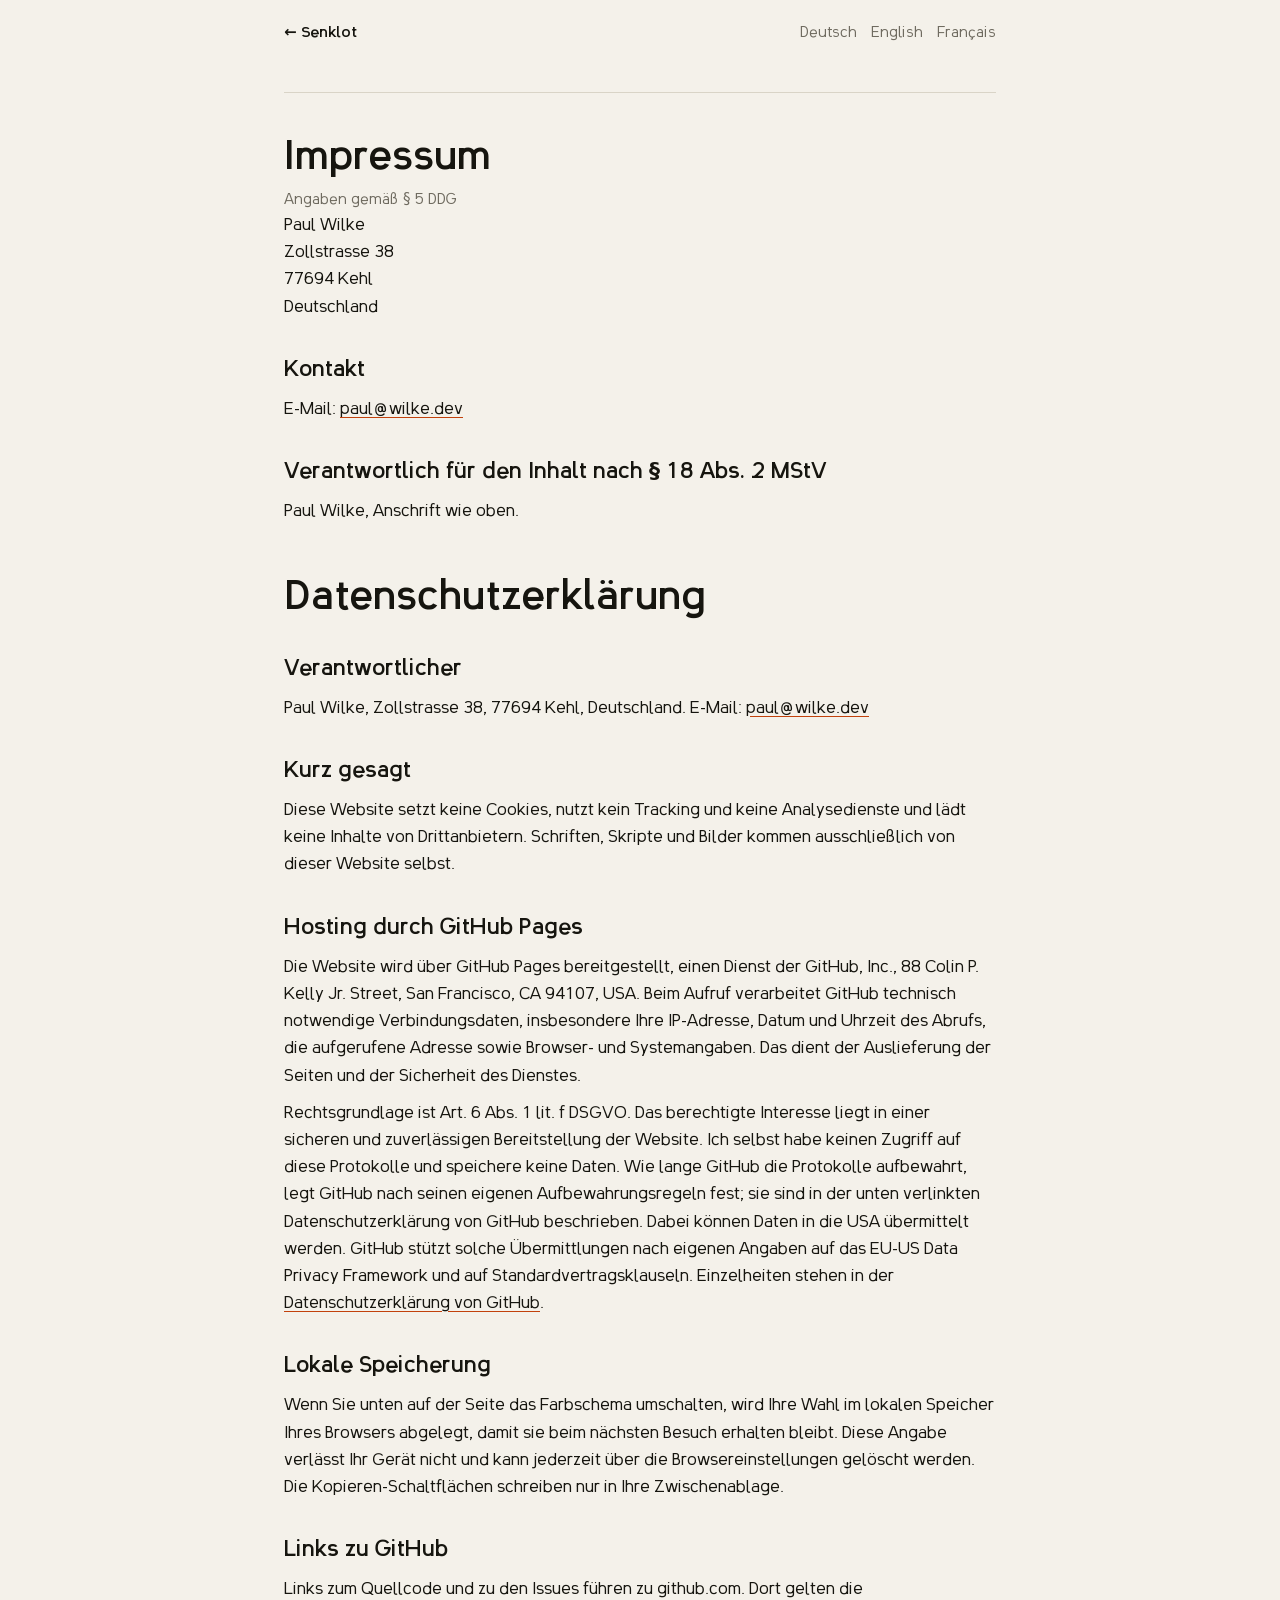
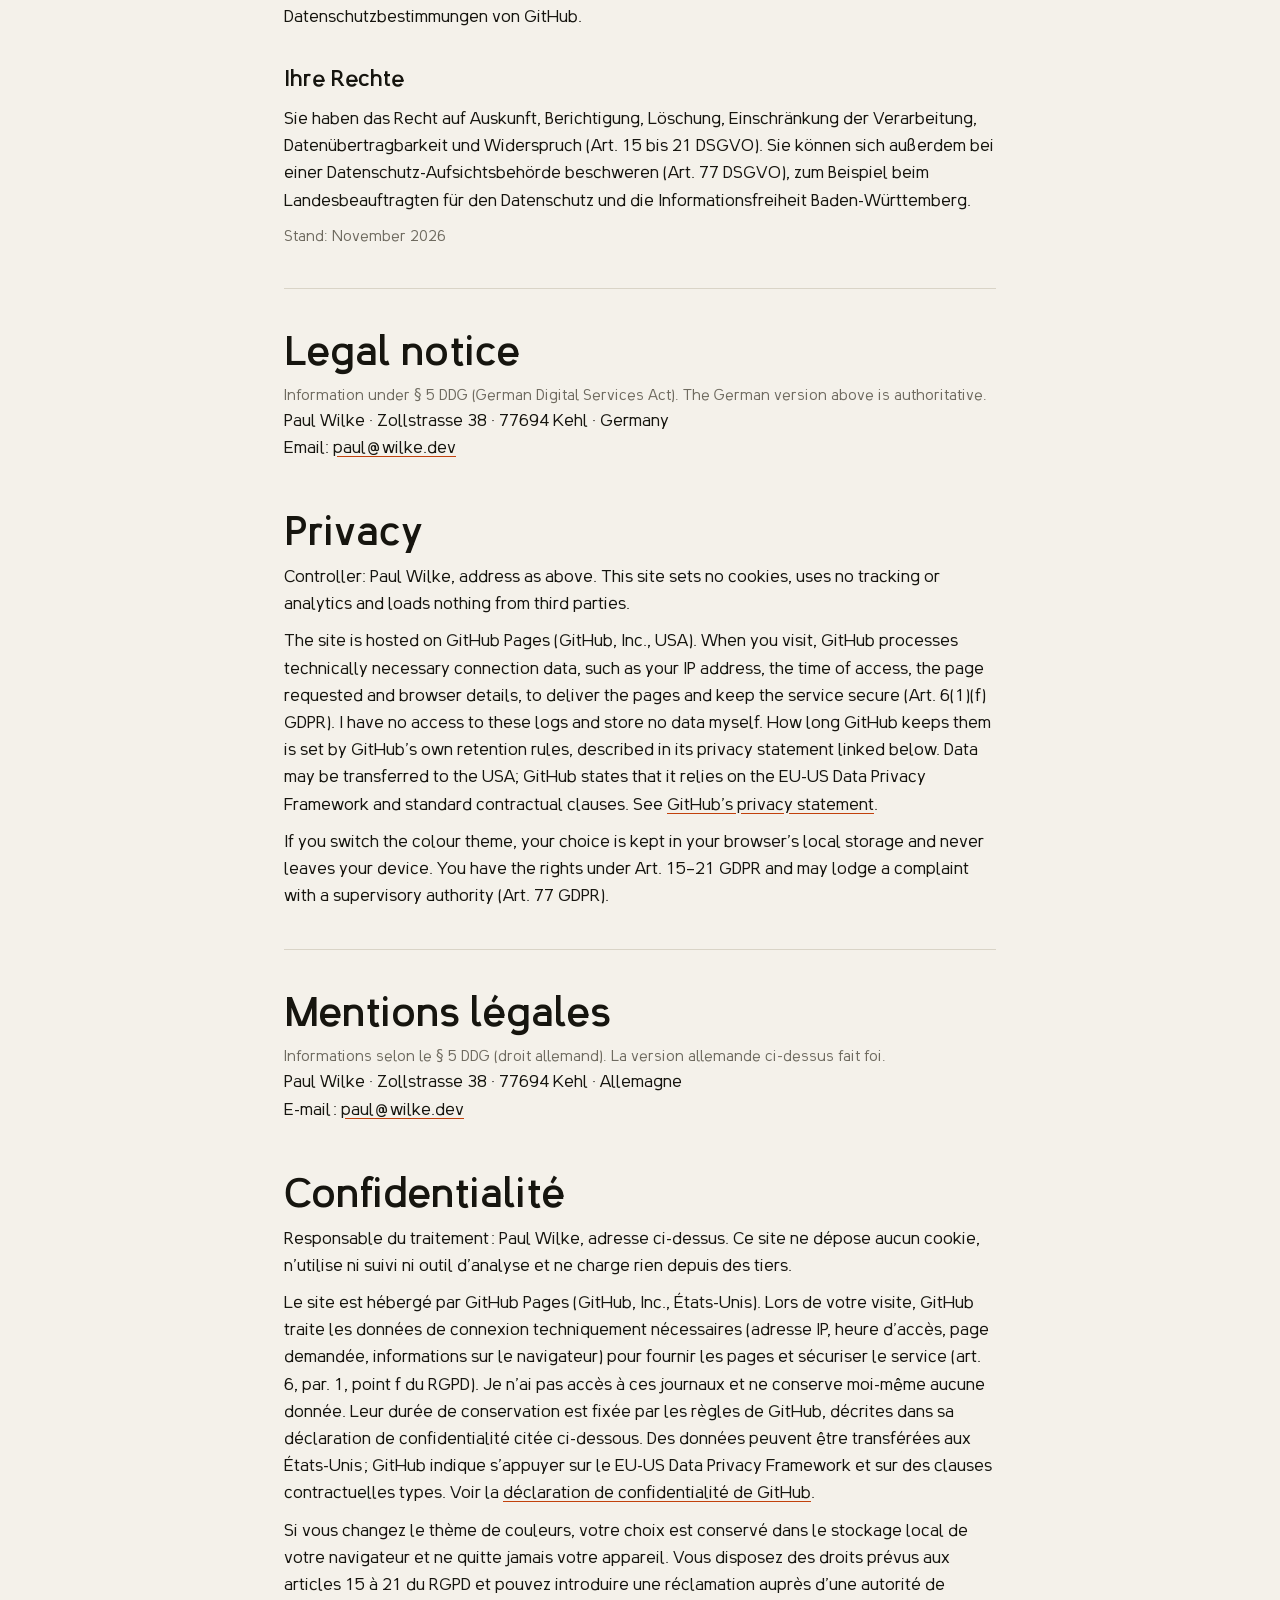
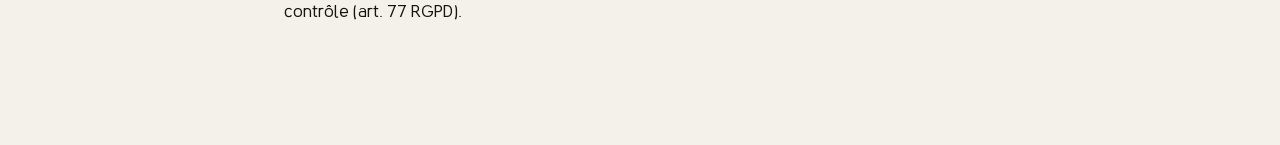
<file: docs/legal/index.html>
<!doctype html>
<html lang="de">
<head>
<meta charset="utf-8">
<meta name="viewport" content="width=device-width, initial-scale=1">
<title>Senklot · Impressum &amp; Datenschutz</title>
<link rel="stylesheet" href="../fonts/senklot.css">
<link rel="icon" href="data:image/svg+xml,<svg xmlns='http://www.w3.org/2000/svg' viewBox='0 0 32 32'><rect width='32' height='32' rx='7' fill='%2316150f'/><circle cx='16' cy='22' r='6' fill='%23fb923c'/></svg>">
<style>
:root { --bg: #f4f1ea; --ink: #16150f; --muted: #6f6b60; --line: #d9d4c7; --accent: #c2410c; }
@media (prefers-color-scheme: dark) {
  :root:not([data-theme="light"]) { --bg: #12110e; --ink: #f1ece0; --muted: #9a9588; --line: #2c2a24; --accent: #fb923c; }
}
:root[data-theme="dark"] { --bg: #12110e; --ink: #f1ece0; --muted: #9a9588; --line: #2c2a24; --accent: #fb923c; }
* { box-sizing: border-box; margin: 0; }
body { background: var(--bg); color: var(--ink); font-family: "Senklot", system-ui, sans-serif; font-size: 17px; line-height: 1.6; }
a { color: inherit; text-decoration-color: var(--accent); text-underline-offset: 3px; }
.wrap { max-width: 760px; margin: 0 auto; padding: 0 24px 80px; }
nav { display: flex; justify-content: space-between; gap: 16px; padding: 20px 0 48px; font-size: 15px; color: var(--muted); flex-wrap: wrap; }
nav a { text-decoration: none; }
nav .brand { color: var(--ink); font-weight: 600; }
nav .langs a + a { margin-left: 14px; }
section { padding: 40px 0; border-top: 1px solid var(--line); }
h1 { font-size: 40px; font-weight: 600; line-height: 1.15; margin-bottom: 8px; }
h2 { font-size: 22px; font-weight: 600; margin: 32px 0 8px; }
p + p, p + ul, ul + p { margin-top: 10px; }
ul { padding-left: 1.2em; }
li + li { margin-top: 6px; }
address { font-style: normal; }
.muted { color: var(--muted); font-size: 15px; }
@media (max-width: 760px) { .wrap { padding: 0 16px 64px; } h1 { font-size: 32px; } }
</style>
</head>
<body>
<div class="wrap">
  <nav>
    <a class="brand" href="../">← Senklot</a>
    <span class="langs"><a href="#de" lang="de">Deutsch</a><a href="#en" lang="en">English</a><a href="#fr" lang="fr">Français</a></span>
  </nav>

  <section id="de" lang="de">
    <h1>Impressum</h1>
    <p class="muted">Angaben gemäß § 5 DDG</p>
    <address>
      Paul Wilke<br>
      Zollstrasse 38<br>
      77694 Kehl<br>
      Deutschland
    </address>
    <h2>Kontakt</h2>
    <p>E-Mail: <a href="mailto:paul@wilke.dev">paul@wilke.dev</a></p>
    <h2>Verantwortlich für den Inhalt nach § 18 Abs. 2 MStV</h2>
    <p>Paul Wilke, Anschrift wie oben.</p>

    <h1 style="margin-top:48px">Datenschutzerklärung</h1>
    <h2>Verantwortlicher</h2>
    <p>Paul Wilke, Zollstrasse 38, 77694 Kehl, Deutschland. E-Mail: <a href="mailto:paul@wilke.dev">paul@wilke.dev</a></p>
    <h2>Kurz gesagt</h2>
    <p>Diese Website setzt keine Cookies, nutzt kein Tracking und keine Analysedienste und lädt keine Inhalte von Drittanbietern. Schriften, Skripte und Bilder kommen ausschließlich von dieser Website selbst.</p>
    <h2>Hosting durch GitHub Pages</h2>
    <p>Die Website wird über GitHub Pages bereitgestellt, einen Dienst der GitHub, Inc., 88 Colin P. Kelly Jr. Street, San Francisco, CA 94107, USA. Beim Aufruf verarbeitet GitHub technisch notwendige Verbindungsdaten, insbesondere Ihre IP-Adresse, Datum und Uhrzeit des Abrufs, die aufgerufene Adresse sowie Browser- und Systemangaben. Das dient der Auslieferung der Seiten und der Sicherheit des Dienstes.</p>
    <p>Rechtsgrundlage ist Art. 6 Abs. 1 lit. f DSGVO. Das berechtigte Interesse liegt in einer sicheren und zuverlässigen Bereitstellung der Website. Ich selbst habe keinen Zugriff auf diese Protokolle und speichere keine Daten. Wie lange GitHub die Protokolle aufbewahrt, legt GitHub nach seinen eigenen Aufbewahrungsregeln fest; sie sind in der unten verlinkten Datenschutzerklärung von GitHub beschrieben. Dabei können Daten in die USA übermittelt werden. GitHub stützt solche Übermittlungen nach eigenen Angaben auf das EU-US Data Privacy Framework und auf Standardvertragsklauseln. Einzelheiten stehen in der <a href="https://docs.github.com/en/site-policy/privacy-policies/github-general-privacy-statement">Datenschutzerklärung von GitHub</a>.</p>
    <h2>Lokale Speicherung</h2>
    <p>Wenn Sie unten auf der Seite das Farbschema umschalten, wird Ihre Wahl im lokalen Speicher Ihres Browsers abgelegt, damit sie beim nächsten Besuch erhalten bleibt. Diese Angabe verlässt Ihr Gerät nicht und kann jederzeit über die Browsereinstellungen gelöscht werden. Die Kopieren-Schaltflächen schreiben nur in Ihre Zwischenablage.</p>
    <h2>Links zu GitHub</h2>
    <p>Links zum Quellcode und zu den Issues führen zu github.com. Dort gelten die Datenschutzbestimmungen von GitHub.</p>
    <h2>Ihre Rechte</h2>
    <p>Sie haben das Recht auf Auskunft, Berichtigung, Löschung, Einschränkung der Verarbeitung, Datenübertragbarkeit und Widerspruch (Art. 15 bis 21 DSGVO). Sie können sich außerdem bei einer Datenschutz-Aufsichtsbehörde beschweren (Art. 77 DSGVO), zum Beispiel beim Landesbeauftragten für den Datenschutz und die Informationsfreiheit Baden-Württemberg.</p>
    <p class="muted">Stand: November 2026</p>
  </section>

  <section id="en" lang="en">
    <h1>Legal notice</h1>
    <p class="muted">Information under § 5 DDG (German Digital Services Act). The German version above is authoritative.</p>
    <address>Paul Wilke · Zollstrasse 38 · 77694 Kehl · Germany</address>
    <p>Email: <a href="mailto:paul@wilke.dev">paul@wilke.dev</a></p>
    <h1 style="margin-top:48px">Privacy</h1>
    <p>Controller: Paul Wilke, address as above. This site sets no cookies, uses no tracking or analytics and loads nothing from third parties.</p>
    <p>The site is hosted on GitHub Pages (GitHub, Inc., USA). When you visit, GitHub processes technically necessary connection data, such as your IP address, the time of access, the page requested and browser details, to deliver the pages and keep the service secure (Art. 6(1)(f) GDPR). I have no access to these logs and store no data myself. How long GitHub keeps them is set by GitHub’s own retention rules, described in its privacy statement linked below. Data may be transferred to the USA; GitHub states that it relies on the EU-US Data Privacy Framework and standard contractual clauses. See <a href="https://docs.github.com/en/site-policy/privacy-policies/github-general-privacy-statement">GitHub’s privacy statement</a>.</p>
    <p>If you switch the colour theme, your choice is kept in your browser’s local storage and never leaves your device. You have the rights under Art. 15–21 GDPR and may lodge a complaint with a supervisory authority (Art. 77 GDPR).</p>
  </section>

  <section id="fr" lang="fr">
    <h1>Mentions légales</h1>
    <p class="muted">Informations selon le § 5 DDG (droit allemand). La version allemande ci-dessus fait foi.</p>
    <address>Paul Wilke · Zollstrasse 38 · 77694 Kehl · Allemagne</address>
    <p>E-mail&#8239;: <a href="mailto:paul@wilke.dev">paul@wilke.dev</a></p>
    <h1 style="margin-top:48px">Confidentialité</h1>
    <p>Responsable du traitement&#8239;: Paul Wilke, adresse ci-dessus. Ce site ne dépose aucun cookie, n’utilise ni suivi ni outil d’analyse et ne charge rien depuis des tiers.</p>
    <p>Le site est hébergé par GitHub Pages (GitHub, Inc., États-Unis). Lors de votre visite, GitHub traite les données de connexion techniquement nécessaires (adresse IP, heure d’accès, page demandée, informations sur le navigateur) pour fournir les pages et sécuriser le service (art. 6, par. 1, point f du RGPD). Je n’ai pas accès à ces journaux et ne conserve moi-même aucune donnée. Leur durée de conservation est fixée par les règles de GitHub, décrites dans sa déclaration de confidentialité citée ci-dessous. Des données peuvent être transférées aux États-Unis&#8239;; GitHub indique s’appuyer sur le EU-US Data Privacy Framework et sur des clauses contractuelles types. Voir la <a href="https://docs.github.com/en/site-policy/privacy-policies/github-general-privacy-statement">déclaration de confidentialité de GitHub</a>.</p>
    <p>Si vous changez le thème de couleurs, votre choix est conservé dans le stockage local de votre navigateur et ne quitte jamais votre appareil. Vous disposez des droits prévus aux articles 15 à 21 du RGPD et pouvez introduire une réclamation auprès d’une autorité de contrôle (art. 77 RGPD).</p>
  </section>
</div>
<script>
try { const m = localStorage.getItem('senklot-theme'); if (m && m !== 'auto') document.documentElement.dataset.theme = m; } catch (e) {}
</script>
</body>
</html>
</file>
<file: docs/fonts/senklot.css>
/* Senklot web fonts. Keep these files together in one folder:
   senklot.css, Senklot[wght,BLSY,BLSX].woff2, Senklot-Italic[wght,BLSY,BLSX].woff2,
   OFL.txt, LICENSE-CODE.txt

   This stylesheet: MIT licence, see LICENSE-CODE.txt.
   The fonts it loads: Copyright 2026 The Senklot Project Authors, with Reserved Font
   Name "Senklot". SIL Open Font License 1.1, see OFL.txt (https://openfontlicense.org). */
@font-face {
  font-family: "Senklot";
  src: url("Senklot[wght,BLSY,BLSX].woff2") format("woff2-variations"),
       url("Senklot[wght,BLSY,BLSX].woff2") format("woff2");
  font-weight: 300 800;
  font-style: normal;
  font-display: swap;
}
@font-face {
  font-family: "Senklot";
  src: url("Senklot-Italic[wght,BLSY,BLSX].woff2") format("woff2-variations"),
       url("Senklot-Italic[wght,BLSY,BLSX].woff2") format("woff2");
  font-weight: 300 800;
  font-style: italic;
  font-display: swap;
}

/* Optional helpers for the ballast axes.
   BLSY: -100 (mass rises) … 100 (mass sinks)   BLSX: -100 (left) … 100 (right) */
:root { --blsy: 0; --blsx: 0; }
.senklot-ballast {
  font-variation-settings: "BLSY" var(--blsy), "BLSX" var(--blsx);
}
</file>
